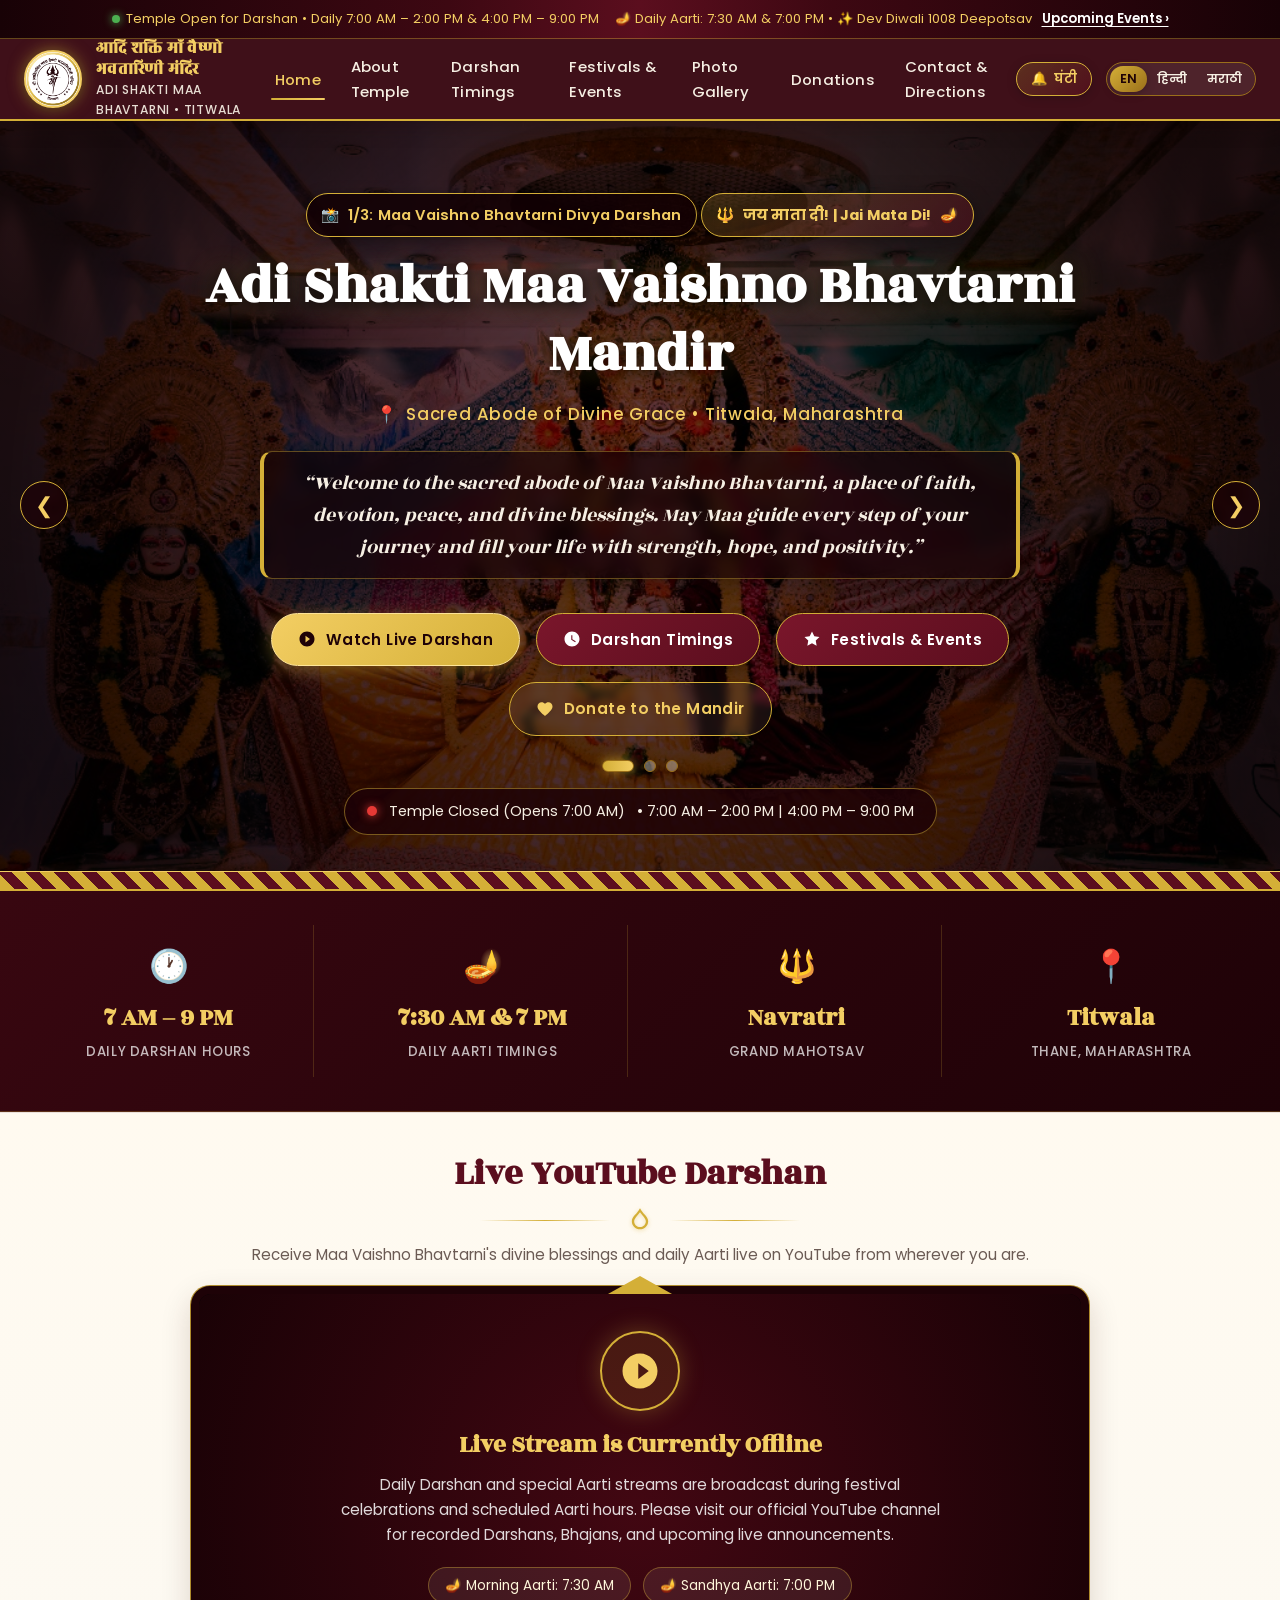
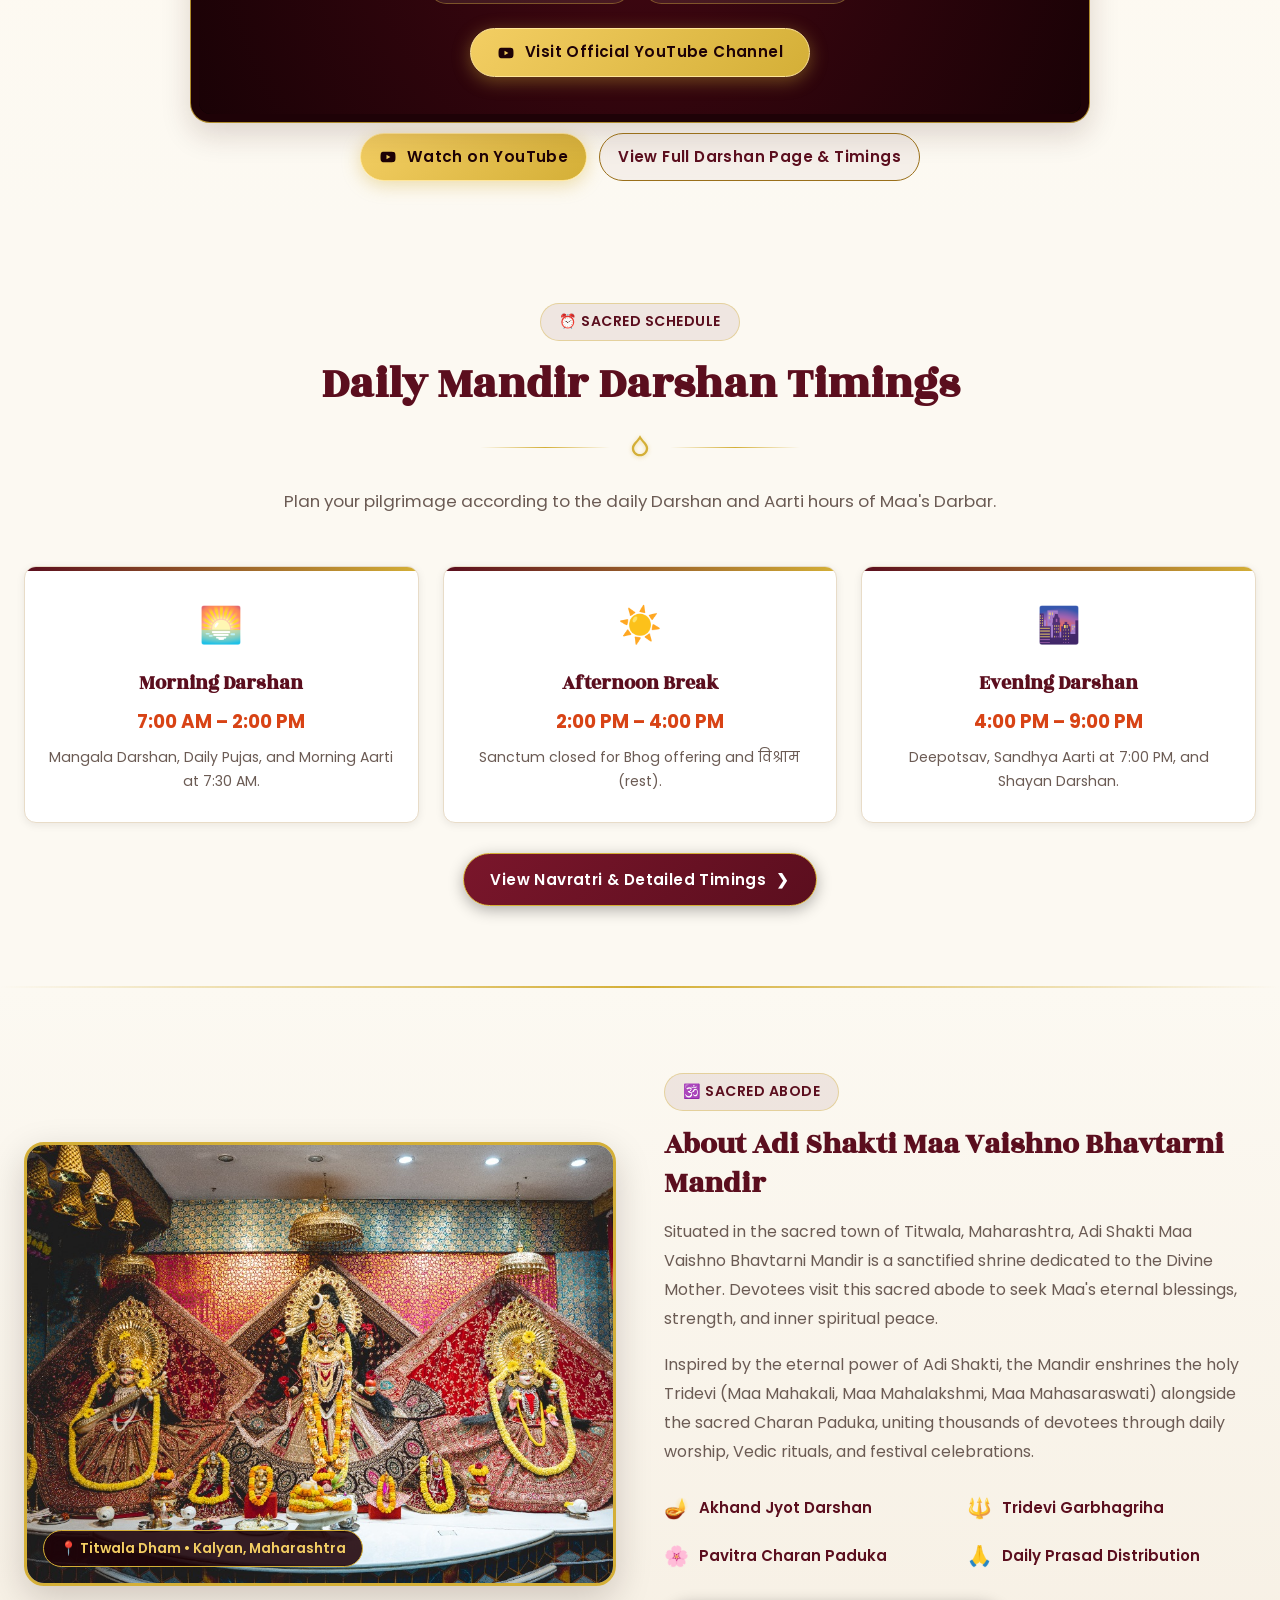
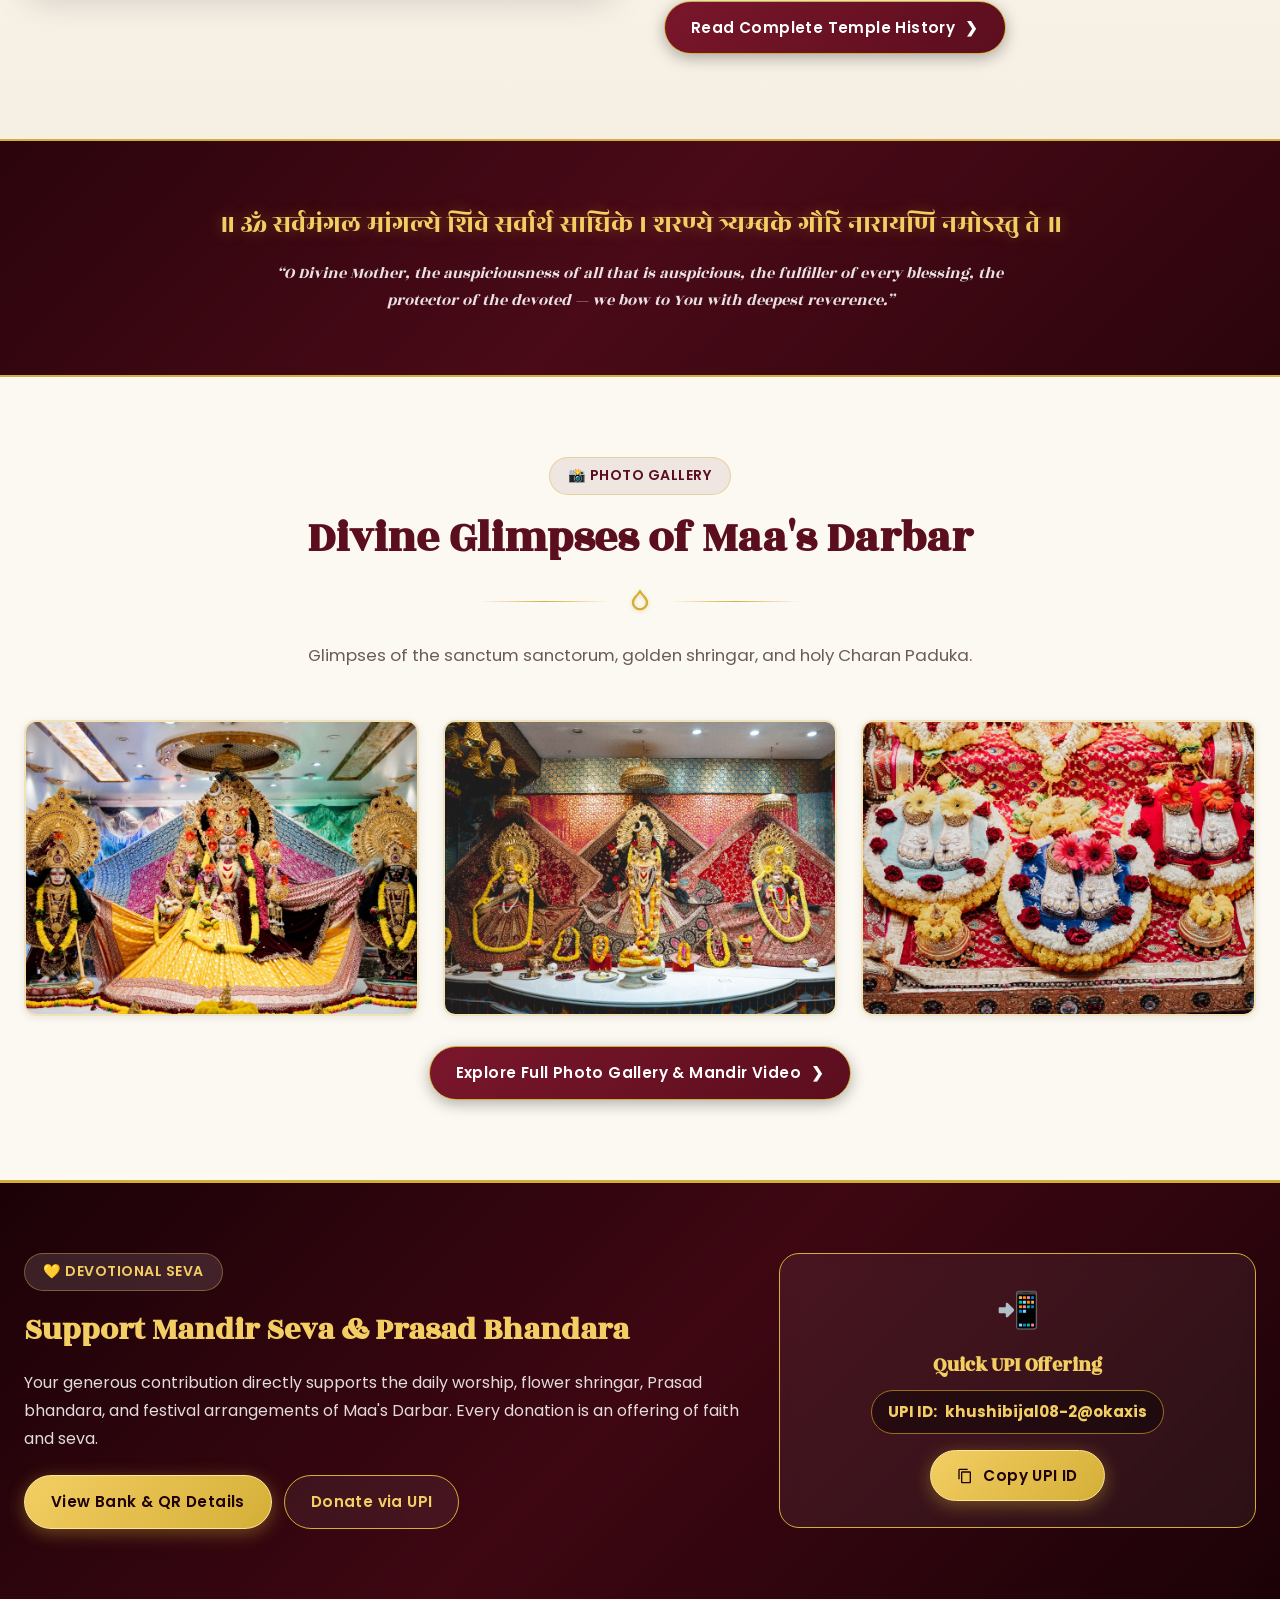
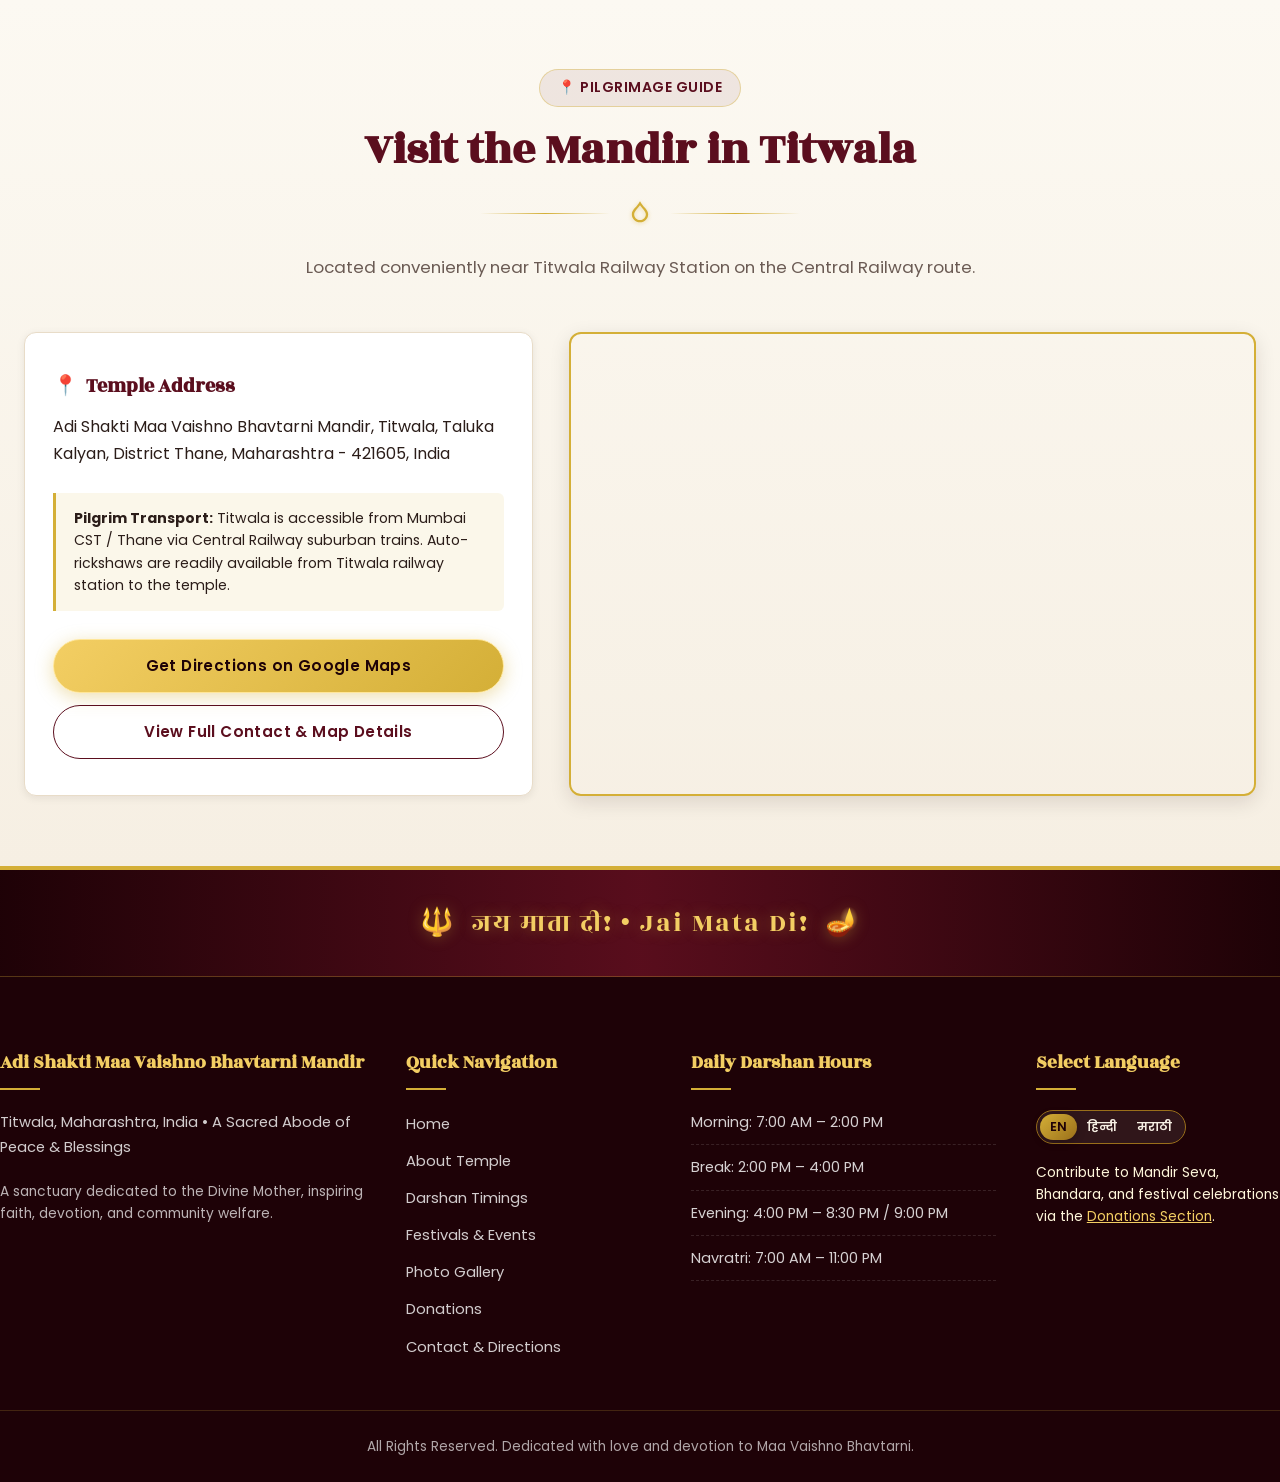
<file: index.html>
<!DOCTYPE html>
<html lang="en">
<head>
  <meta charset="UTF-8">
  <meta name="viewport" content="width=device-width, initial-scale=1.0">

  <!-- Primary Meta Tags -->
  <title data-i18n="pageTitles.home">Adi Shakti Maa Vaishno Bhavtarni Mandir | Titwala, Maharashtra</title>
  <meta name="title" content="Adi Shakti Maa Vaishno Bhavtarni Mandir | Titwala, Maharashtra">
  <meta name="description" content="Official website of Adi Shakti Maa Vaishno Bhavtarni Mandir, Titwala, Maharashtra. Daily Darshan, Aarti Timings, Navratri Celebrations, Live Darshan, and Mandir Seva.">
  <meta name="keywords" content="Adi Shakti Maa Vaishno Bhavtarni Mandir, Titwala Temple, Maa Vaishno Titwala, Titwala Mandir Timings, Live Darshan, Navratri Titwala, Maa Bhavtarni, Mandir Maharashtra">
  <meta name="author" content="Adi Shakti Maa Vaishno Bhavtarni Mandir">
  <meta name="robots" content="index, follow">
  <meta name="theme-color" content="#5B0E1E">

  <!-- Open Graph / Facebook -->
  <meta property="og:type" content="website">
  <meta property="og:url" content="https://maavaishnobhavtarni.org/">
  <link rel="canonical" href="https://maavaishnobhavtarni.org/">
  <meta property="og:title" content="Adi Shakti Maa Vaishno Bhavtarni Mandir | Titwala, Maharashtra">
  <meta property="og:description" content="Welcome to the sacred abode of Maa Vaishno Bhavtarni in Titwala, Maharashtra. Experience daily Darshan, Aarti, and divine blessings.">
  <meta property="og:image" content="./assets/images/temple-main.jpg">

  <!-- Twitter -->
  <meta property="twitter:card" content="summary_large_image">
  <meta property="twitter:title" content="Adi Shakti Maa Vaishno Bhavtarni Mandir | Titwala, Maharashtra">
  <meta property="twitter:description" content="Welcome to the sacred abode of Maa Vaishno Bhavtarni in Titwala, Maharashtra.">
  <meta property="twitter:image" content="./assets/images/temple-main.jpg">

  <!-- Favicon -->
  <link rel="icon" type="image/png" href="./assets/logo/temple-logo.png">
  <link rel="apple-touch-icon" href="./assets/logo/temple-logo.png">

  <!-- Google Fonts -->
  <link rel="preconnect" href="https://fonts.googleapis.com">
  <link rel="preconnect" href="https://fonts.gstatic.com" crossorigin>
  <link href="https://fonts.googleapis.com/css2?family=Cinzel:wght@500;700;800&family=Poppins:ital,wght@0,300;0,400;0,500;0,600;0,700;1,400&family=Rozha+One&family=Tiro+Devanagari+Hindi:ital@0;1&display=swap" rel="stylesheet">

  <!-- Stylesheets -->
  <link rel="stylesheet" href="./style.css">
  <link rel="stylesheet" href="./page-styles.css">

  <!-- Structured Schema -->
  <script type="application/ld+json">
  {
    "@context": "https://schema.org",
    "@type": "HinduTemple",
    "name": "Adi Shakti Maa Vaishno Bhavtarni Mandir",
    "alternateName": "आदि शक्ति माँ वैष्णो भवतारिणी मंदिर",
    "description": "Sacred Hindu Temple dedicated to Adi Shakti Maa Vaishno Bhavtarni in Titwala, Maharashtra.",
    "address": {
      "@type": "PostalAddress",
      "streetAddress": "Titwala",
      "addressLocality": "Kalyan",
      "addressRegion": "Maharashtra",
      "postalCode": "421605",
      "addressCountry": "IN"
    }
  }
  </script>
</head>
<body>

  <!-- Accessible Skip Link -->
  <a href="#main-content" class="skip-link" data-i18n="nav.skipToMain">Skip to main content</a>

  <!-- TOP SACRED ANNOUNCEMENT BAR -->
  <div class="top-announcement-bar">
    <div class="container top-announcement-content">
      <div class="announcement-item">
        <span class="announcement-pulse-dot"></span>
        <span id="announcement-status-text" data-i18n="announcement.status">Temple Open for Darshan • Daily 7:00 AM – 2:00 PM & 4:00 PM – 9:00 PM</span>
      </div>
      <div class="announcement-item">
        <span data-i18n="announcement.aarti">🪔 Daily Aarti: 7:30 AM & 7:00 PM • ✨ Dev Diwali 1008 Deepotsav</span>
        <a href="./festivals.html" class="announcement-link" data-i18n="announcement.upcoming">Upcoming Events ›</a>
      </div>
    </div>
  </div>

  <!-- =========================================================================
       HEADER & NAVIGATION BAR
       ========================================================================= -->
  <header class="site-header" role="banner">
    <div class="container nav-container">

      <!-- Brand Logo & Temple Name -->
      <a href="./index.html" class="brand" aria-label="Adi Shakti Maa Vaishno Bhavtarni Mandir Homepage">
        <div class="brand-emblem">
          <img src="./assets/logo/temple-logo.png" alt="Maa Vaishno Bhavtarni Emblem" onerror="this.onerror=null;this.src='./assets/images/temple-main.jpg';">
        </div>
        <div class="brand-text">
          <span class="brand-name-devanagari">आदि शक्ति माँ वैष्णो भवतारिणी मंदिर</span>
          <span class="brand-name-english" data-i18n="nav.brandEnglish">Adi Shakti Maa Bhavtarni • Titwala</span>
        </div>
      </a>

      <!-- Desktop Navigation Menu -->
      <nav class="nav-menu" role="navigation" aria-label="Main Navigation">
        <a href="./index.html" class="nav-link active current-page" data-i18n="nav.home">Home</a>
        <a href="./about.html" class="nav-link" data-i18n="nav.about">About Temple</a>
        <a href="./darshan.html" class="nav-link" data-i18n="nav.timings">Darshan & Timings</a>
        <a href="./festivals.html" class="nav-link" data-i18n="nav.festivals">Festivals & Events</a>
        <a href="./gallery.html" class="nav-link" data-i18n="nav.gallery">Photo Gallery</a>
        <a href="./donations.html" class="nav-link" data-i18n="nav.donations">Donations</a>
        <a href="./contact.html" class="nav-link" data-i18n="nav.contact">Contact & Directions</a>
        <div class="mobile-menu-language">
          <span class="mobile-menu-language-label" data-i18n="footer.language">Select Language</span>
          <div class="lang-btn-group" aria-label="Language selector">
            <button type="button" class="lang-btn active" data-lang="en" aria-label="English">EN</button>
            <button type="button" class="lang-btn" data-lang="hi" aria-label="हिन्दी">हिन्दी</button>
            <button type="button" class="lang-btn" data-lang="mr" aria-label="मराठी">मराठी</button>
          </div>
        </div>
      </nav>

      <!-- Header Actions -->
      <div class="header-actions">
        <!-- Temple Bell Chime Button -->
        <button type="button" class="btn-bell-chime" id="btn-temple-bell" aria-label="Ring Sacred Temple Bell" title="Ring Temple Bell">
          <span class="bell-icon">🔔</span>
          <span class="bell-label">घंटी</span>
        </button>

        <!-- Language Selector -->
        <div class="lang-selector" role="region" aria-label="Language Selector">
          <div class="lang-btn-group">
            <button type="button" class="lang-btn active" data-lang="en" aria-label="English">EN</button>
            <button type="button" class="lang-btn" data-lang="hi" aria-label="हिन्दी">हिन्दी</button>
            <button type="button" class="lang-btn" data-lang="mr" aria-label="मराठी">मराठी</button>
          </div>
        </div>

        <!-- Mobile Menu Toggle -->
        <button class="mobile-nav-toggle" aria-label="Toggle navigation menu" aria-expanded="false">
          <span></span><span></span><span></span>
        </button>
      </div>

    </div>
  </header>

  <!-- =========================================================================
       MAIN CONTENT
       ========================================================================= -->
  <main id="main-content">

    <!-- -----------------------------------------------------------------------
         1. HERO SECTION (Dynamic 3-Photo Background & Authentic Greeting)
         ----------------------------------------------------------------------- -->
    <section id="hero" class="hero-section" aria-label="Sacred Welcome">
      <!-- Background Slideshow -->
      <div class="hero-bg-wrapper" id="hero-slideshow-wrapper">
        <div class="hero-bg-slide active" style="background-image: url('./assets/images/maa-darshan.jpg');" aria-hidden="false"></div>
        <div class="hero-bg-slide" style="background-image: url('./assets/images/temple-main.jpg');" aria-hidden="true"></div>
        <div class="hero-bg-slide" style="background-image: url('./assets/images/temple-interior.jpg');" aria-hidden="true"></div>
        <div class="hero-overlay"></div>
      </div>

      <!-- Slide Nav Arrows -->
      <button type="button" class="hero-slide-nav hero-nav-prev" id="hero-slide-prev" aria-label="Previous Temple Photo">❮</button>
      <button type="button" class="hero-slide-nav hero-nav-next" id="hero-slide-next" aria-label="Next Temple Photo">❯</button>

      <div class="container hero-content">
        <!-- Photo Indicator -->
        <div class="hero-photo-indicator">
          <span>📸</span>
          <span id="hero-photo-name" data-i18n="hero.photoTitle1">1/3: माँ वैष्णो भवतारिणी दिव्य दर्शन</span>
        </div>

        <!-- Sacred Chant -->
        <div class="hero-sacred-chant">
          <span>🔱</span>
          <span data-i18n="hero.chant">जय माता दी! | Jai Mata Di!</span>
          <span>🪔</span>
        </div>

        <!-- Main Heading -->
        <h1 class="hero-title" data-i18n="hero.title">Adi Shakti Maa Vaishno Bhavtarni Mandir</h1>

        <div class="hero-location-badge">
          <span>📍</span>
          <span data-i18n="hero.subtitle">Sacred Abode of Divine Grace • Titwala, Maharashtra</span>
        </div>

        <!-- Welcome Quote -->
        <div class="hero-quote-box">
          <p class="hero-quote" data-i18n="hero.quote">
            "Welcome to the sacred abode of Maa Vaishno Bhavtarni, a place of faith, devotion, peace, and divine blessings. May Maa guide every step of your journey and fill your life with strength, hope, and positivity."
          </p>
        </div>

        <!-- Hero CTA Buttons -->
        <div class="hero-cta-group">
          <a href="./darshan.html#live-darshan" class="btn btn-gold">
            <svg width="18" height="18" viewBox="0 0 24 24" fill="currentColor">
              <path d="M12 2C6.48 2 2 6.48 2 12s4.48 10 10 10 10-4.48 10-10S17.52 2 12 2zm-2 14.5v-9l6 4.5-6 4.5z"/>
            </svg>
            <span data-i18n="hero.btnLiveDarshan">Watch Live Darshan</span>
          </a>
          <a href="./darshan.html#timings" class="btn btn-maroon">
            <svg width="18" height="18" viewBox="0 0 24 24" fill="currentColor">
              <path d="M12 2C6.5 2 2 6.5 2 12s4.5 10 10 10 10-4.5 10-10S17.5 2 12 2zm4.2 14.2L11 13V7h1.5v5.2l4.5 2.7-.8 1.3z"/>
            </svg>
            <span data-i18n="home.darshanTimingsBtn">Darshan Timings</span>
          </a>
          <a href="./festivals.html" class="btn btn-maroon">
            <svg width="18" height="18" viewBox="0 0 24 24" fill="currentColor">
              <path d="M12 2l3.09 6.26L22 9.27l-5 4.87 1.18 6.88L12 17.77l-6.18 3.25L7 14.14 2 9.27l6.91-1.01L12 2z"/>
            </svg>
            <span data-i18n="home.festivalsBtn">Festivals & Events</span>
          </a>
          <a href="./donations.html" class="btn btn-outline-gold">
            <svg width="18" height="18" viewBox="0 0 24 24" fill="currentColor">
              <path d="M12 21.35l-1.45-1.32C5.4 15.36 2 12.28 2 8.5 2 5.42 4.42 3 7.5 3c1.74 0 3.41.81 4.5 2.09C13.09 3.81 14.76 3 16.5 3 19.58 3 22 5.42 22 8.5c0 3.78-3.4 6.86-8.55 11.54L12 21.35z"/>
            </svg>
            <span data-i18n="hero.btnDonate">Donate Seva</span>
          </a>
        </div>

        <!-- Slide Dots -->
        <div class="hero-slide-dots" id="hero-slide-dots">
          <button type="button" class="hero-dot active" onclick="goToHeroSlide(0)" aria-label="Photo 1: Maa Vaishno Darshan"></button>
          <button type="button" class="hero-dot" onclick="goToHeroSlide(1)" aria-label="Photo 2: Tridevi Sanctum"></button>
          <button type="button" class="hero-dot" onclick="goToHeroSlide(2)" aria-label="Photo 3: Holy Charan Paduka"></button>
        </div>

        <!-- Real-time IST Status Badge -->
        <div class="hero-quick-bar" id="temple-status-badge">
          <span class="status-dot" id="status-dot"></span>
          <span id="status-text" data-i18n="status.badgeOpen">Temple Open for Darshan</span>
          <span data-i18n="home.heroTimings">• 7:00 AM – 2:00 PM | 4:00 PM – 9:00 PM</span>
        </div>
      </div>

      <div class="hero-ornament-border"></div>
    </section>

    <!-- -----------------------------------------------------------------------
         2. QUICK METRICS STRIP
         ----------------------------------------------------------------------- -->
    <div class="quick-stats-strip">
      <div class="container">
        <div class="quick-stats-grid">
          <div class="quick-stat-item animate-fade-up">
            <span class="quick-stat-icon">🕐</span>
            <span class="quick-stat-value" data-i18n="stats.darshanValue">7 AM – 9 PM</span>
            <span class="quick-stat-label" data-i18n="stats.darshanLabel">Daily Darshan Hours</span>
          </div>
          <div class="quick-stat-item animate-fade-up delay-1">
            <span class="quick-stat-icon">🪔</span>
            <span class="quick-stat-value" data-i18n="stats.aartiValue">7:30 AM & 7 PM</span>
            <span class="quick-stat-label" data-i18n="stats.aartiLabel">Daily Aarti Timings</span>
          </div>
          <div class="quick-stat-item animate-fade-up delay-2">
            <span class="quick-stat-icon">🔱</span>
            <span class="quick-stat-value" data-i18n="stats.navratriValue">Navratri</span>
            <span class="quick-stat-label" data-i18n="stats.navratriLabel">Grand Mahotsav</span>
          </div>
          <div class="quick-stat-item animate-fade-up delay-3">
            <span class="quick-stat-icon">📍</span>
            <span class="quick-stat-value" data-i18n="stats.locationValue">Titwala</span>
            <span class="quick-stat-label" data-i18n="stats.locationLabel">Thane, Maharashtra</span>
          </div>
        </div>
      </div>
    </div>

    <!-- -----------------------------------------------------------------------
         3. TODAY'S LIVE DARSHAN SPOTLIGHT
         ----------------------------------------------------------------------- -->
    <section class="section-live-darshan home-live-darshan">
      <div class="container">
        <div class="section-header animate-fade-up">
          <h2 class="section-title light" data-i18n="home.liveDarshanTitle">Live YouTube Darshan</h2>
          <div class="lotus-divider">
            <svg viewBox="0 0 24 24"><path d="M12 2C9.5 7 5 9 5 13c0 3.87 3.13 7 7 7s7-3.13 7-7c0-4-4.5-6-7-11zm0 16c-2.76 0-5-2.24-5-5 0-2.43 2.76-4.5 5-7.74 2.24 3.24 5 5.31 5 7.74 0 2.76-2.24 5-5 5z"/></svg>
          </div>
          <p class="section-subtitle light" data-i18n="home.liveDarshanSubtitle">Receive Maa Vaishno Bhavtarni's divine blessings and daily Aarti live on YouTube from wherever you are.</p>
        </div>

        <div class="darshan-frame-container animate-fade-up">
          <div class="temple-gold-frame">
            <div class="video-responsive-wrapper" id="youtube-player-container">
              <!-- Rendered dynamically by script.js -->
            </div>
          </div>

          <div class="darshan-action-bar">
            <div class="stream-actions">
              <a href="https://www.youtube.com/@AdiShaktiMaaVaishnoBhavtarni" target="_blank" rel="noopener noreferrer" class="btn btn-gold" id="btn-watch-youtube">
                <svg width="18" height="18" viewBox="0 0 24 24" fill="currentColor">
                  <path d="M10 15l5.19-3L10 9v6m11.56-7.83c.13.47.22 1.1.28 1.9.07.8.1 1.49.1 2.09L22 12c0 2.19-.16 3.8-.44 4.83-.25.9-.83 1.48-1.73 1.73-.47.13-1.33.22-2.65.28-1.3.07-2.49.1-3.59.1L12 19c-4.19 0-6.8-.16-7.83-.44-.9-.25-1.48-.83-1.73-1.73-.13-.47-.22-1.1-.28-1.9-.07-.8-.1-1.49-.1-2.09L2 12c0-2.19.16-3.8.44-4.83.25-.9.83-1.48 1.73-1.73.47-.13 1.33-.22 2.65-.28 1.3-.07 2.49-.1 3.59-.1L12 5c4.19 0 6.8.16 7.83.44.9.25 1.48.83 1.73 1.73z"/>
                </svg>
                <span data-i18n="home.watchYoutube">Watch on YouTube</span>
              </a>
              <a href="./darshan.html" class="btn btn-outline-gold">
                <span data-i18n="home.viewFullDarshan">View Full Darshan Page & Timings</span>
              </a>
            </div>
          </div>
        </div>
      </div>
    </section>

    <!-- -----------------------------------------------------------------------
         4. DAILY DARSHAN TIMINGS OVERVIEW WIDGET
         ----------------------------------------------------------------------- -->
    <section class="home-timings-section">
      <div class="container">
        <div class="section-header animate-fade-up">
          <span class="sacred-badge" data-i18n="home.timingsBadge">⏰ Sacred Schedule</span>
          <h2 class="section-title" data-i18n="home.timingsTitle">Daily Mandir Darshan Timings</h2>
          <div class="lotus-divider">
            <svg viewBox="0 0 24 24"><path d="M12 2C9.5 7 5 9 5 13c0 3.87 3.13 7 7 7s7-3.13 7-7c0-4-4.5-6-7-11zm0 16c-2.76 0-5-2.24-5-5 0-2.43 2.76-4.5 5-7.74 2.24 3.24 5 5.31 5 7.74 0 2.76-2.24 5-5 5z"/></svg>
          </div>
          <p class="section-subtitle" data-i18n="home.timingsSubtitle">Plan your pilgrimage according to the daily Darshan and Aarti hours of Maa's Darbar.</p>
        </div>

        <div class="timings-quick-grid">
          <div class="timing-quick-card animate-fade-up">
            <span class="timing-quick-icon">🌅</span>
            <h3 class="timing-quick-title" data-i18n="home.morningTitle">Morning Darshan</h3>
            <div class="timing-quick-hours" data-i18n="home.quickTimingsHoursMorning">7:00 AM – 2:00 PM</div>
            <p class="timing-quick-desc" data-i18n="home.morningDesc">Mangala Darshan, Daily Pujas, and Morning Aarti at 7:30 AM.</p>
          </div>

          <div class="timing-quick-card animate-fade-up delay-1">
            <span class="timing-quick-icon">☀️</span>
            <h3 class="timing-quick-title" data-i18n="home.breakTitle">Afternoon Break</h3>
            <div class="timing-quick-hours" style="color: #D84315;" data-i18n="home.quickTimingsHoursBreak">2:00 PM – 4:00 PM</div>
            <p class="timing-quick-desc" data-i18n="home.breakDesc">Sanctum closed for Bhog offering and विश्राम (rest).</p>
          </div>

          <div class="timing-quick-card animate-fade-up delay-2">
            <span class="timing-quick-icon">🌆</span>
            <h3 class="timing-quick-title" data-i18n="home.eveningTitle">Evening Darshan</h3>
            <div class="timing-quick-hours" data-i18n="home.quickTimingsHoursEvening">4:00 PM – 9:00 PM</div>
            <p class="timing-quick-desc" data-i18n="home.eveningDesc">Deepotsav, Sandhya Aarti at 7:00 PM, and Shayan Darshan.</p>
          </div>
        </div>

        <div style="text-align: center;" class="animate-fade-up">
          <a href="./darshan.html#timings" class="btn btn-maroon">
            <span data-i18n="home.viewNavratriTimings">View Navratri & Detailed Timings</span>
            <span>❯</span>
          </a>
        </div>
      </div>
    </section>

    <div class="section-ornament-divider"></div>

    <!-- -----------------------------------------------------------------------
         5. SACRED WELCOME & TEMPLE STORY (About Snippet)
         ----------------------------------------------------------------------- -->
    <section class="home-welcome-section">
      <div class="container">
        <div class="home-welcome-grid">
          
          <div class="home-welcome-image-box animate-fade-up">
            <img src="./assets/images/temple-main.jpg" alt="Maa Vaishno Bhavtarni Mandir Titwala">
            <div class="home-welcome-badge" data-i18n="home.welcomeBadge">📍 Titwala Dham • Kalyan, Maharashtra</div>
          </div>

          <div class="home-welcome-text animate-fade-up delay-1">
            <span class="sacred-badge" data-i18n="home.abodeBadge">🕉️ Sacred Abode</span>
            <h3 data-i18n="home.aboutTitle">About Adi Shakti Maa Vaishno Bhavtarni Mandir</h3>
            <p data-i18n="home.aboutP1">
              Situated in the sacred town of Titwala, Maharashtra, Adi Shakti Maa Vaishno Bhavtarni Mandir is a sanctified shrine dedicated to the Divine Mother. Devotees visit this sacred abode to seek Maa's eternal blessings, strength, and inner spiritual peace.
            </p>
            <p data-i18n="home.aboutP2">
              Inspired by the eternal power of Adi Shakti, the Mandir enshrines the holy Tridevi (Maa Mahakali, Maa Mahalakshmi, Maa Mahasaraswati) alongside the sacred Charan Paduka, uniting thousands of devotees through daily worship, Vedic rituals, and festival celebrations.
            </p>

            <div class="home-feature-list">
              <div class="home-feature-item">
                <span>🪔</span>
                <span data-i18n="home.feat1">Akhand Jyot Darshan</span>
              </div>
              <div class="home-feature-item">
                <span>🔱</span>
                <span data-i18n="home.feat2">Tridevi Garbhagriha</span>
              </div>
              <div class="home-feature-item">
                <span>🌸</span>
                <span data-i18n="home.feat3">Pavitra Charan Paduka</span>
              </div>
              <div class="home-feature-item">
                <span>🙏</span>
                <span data-i18n="home.feat4">Daily Prasad Distribution</span>
              </div>
            </div>

            <a href="./about.html" class="btn btn-maroon">
              <span data-i18n="home.readHistory">Read Complete Temple History</span>
              <span>❯</span>
            </a>
          </div>

        </div>
      </div>
    </section>

    <!-- -----------------------------------------------------------------------
         6. UPCOMING FESTIVALS SPOTLIGHT (Dynamic from events.json)
         ----------------------------------------------------------------------- -->
    <div class="shloka-banner-section">
      <div class="container">
        <div class="shloka-text animate-fade-up" data-i18n="home.shloka">
          ॥ ॐ सर्वमंगल मांगल्ये शिवे सर्वार्थ साधिके । शरण्ये त्र्यम्बके गौरि नारायणि नमोऽस्तु ते ॥
        </div>
        <p class="shloka-meaning animate-fade-up delay-1" data-i18n="home.shlokaMeaning">
          "O Divine Mother, the auspiciousness of all that is auspicious, the fulfiller of every blessing, the protector of the devoted — we bow to You with deepest reverence."
        </p>
      </div>
    </div>

    <!-- -----------------------------------------------------------------------
         8. DIVINE GLIMPSES (Gallery Teaser)
         ----------------------------------------------------------------------- -->
    <section class="home-gallery-preview">
      <div class="container">
        <div class="section-header animate-fade-up">
          <span class="sacred-badge" data-i18n="home.galleryBadge">📸 Photo Gallery</span>
          <h2 class="section-title" data-i18n="home.galleryTitle">Divine Glimpses of Maa's Darbar</h2>
          <div class="lotus-divider">
            <svg viewBox="0 0 24 24"><path d="M12 2C9.5 7 5 9 5 13c0 3.87 3.13 7 7 7s7-3.13 7-7c0-4-4.5-6-7-11zm0 16c-2.76 0-5-2.24-5-5 0-2.43 2.76-4.5 5-7.74 2.24 3.24 5 5.31 5 7.74 0 2.76-2.24 5-5 5z"/></svg>
          </div>
          <p class="section-subtitle" data-i18n="home.gallerySubtitle">Glimpses of the sanctum sanctorum, golden shringar, and holy Charan Paduka.</p>
        </div>

        <div class="home-gallery-grid">
          <div class="home-gallery-card animate-fade-up">
            <img src="./assets/images/maa-darshan.jpg" alt="Maa Vaishno Bhavtarni Divya Darshan">
            <div class="home-gallery-overlay">
              <span class="home-gallery-title" data-i18n="home.galleryCard1">Maa Vaishno Bhavtarni Divya Darshan</span>
            </div>
          </div>
          <div class="home-gallery-card animate-fade-up delay-1">
            <img src="./assets/images/temple-main.jpg" alt="Sacred Tridevi Garbhagriha">
            <div class="home-gallery-overlay">
              <span class="home-gallery-title" data-i18n="home.galleryCard2">Sacred Tridevi Garbhagriha</span>
            </div>
          </div>
          <div class="home-gallery-card animate-fade-up delay-2">
            <img src="./assets/images/temple-interior.jpg" alt="Holy Charan Paduka Darshan">
            <div class="home-gallery-overlay">
              <span class="home-gallery-title" data-i18n="home.galleryCard3">Pavitra Charan Paduka & Pushpa Alankaran</span>
            </div>
          </div>
        </div>

        <div style="text-align: center;" class="animate-fade-up">
          <a href="./gallery.html" class="btn btn-maroon">
            <span data-i18n="home.exploreGallery">Explore Full Photo Gallery & Mandir Video</span>
            <span>❯</span>
          </a>
        </div>
      </div>
    </section>

    <!-- -----------------------------------------------------------------------
         9. SEVA & DONATIONS QUICK BAR
         ----------------------------------------------------------------------- -->
    <section class="home-seva-strip">
      <div class="container">
        <div class="home-seva-grid">
          
          <div class="home-seva-content animate-fade-up">
            <span class="sacred-badge light" style="margin-bottom: 12px;" data-i18n="home.sevaBadge">💛 Devotional Seva</span>
            <h3 data-i18n="home.sevaTitle">Support Mandir Seva & Prasad Bhandara</h3>
            <p data-i18n="home.sevaBoxDesc">
              Your generous contribution directly supports the daily worship, flower shringar, Prasad bhandara, and festival arrangements of Maa's Darbar. Every donation is an offering of faith and seva.
            </p>
            <div style="display: flex; gap: 12px; flex-wrap: wrap;">
              <a href="./donations.html" class="btn btn-gold" data-i18n="home.viewBankQrBtn">View Bank & QR Details</a>
              <a href="./donations.html" class="btn btn-outline-gold" data-i18n="home.donateUpiBtn">Donate via UPI</a>
            </div>
          </div>

          <div class="home-seva-card-box animate-fade-up delay-1">
            <div style="font-size: 2.2rem; margin-bottom: 8px;">📲</div>
            <h4 style="font-family: var(--font-heading); color: var(--color-gold-light); font-size: 1.25rem; margin-bottom: 8px;" data-i18n="home.quickUpiTitle">Quick UPI Offering</h4>
            <div class="home-seva-upi-badge" id="display-upi-id-home">
              <span data-i18n="home.upiIdLabel">UPI ID:</span>
              <span>khushibijal08-2@okaxis</span>
            </div>
            <div>
              <button type="button" class="btn btn-gold" id="btn-copy-upi-home" onclick="copyToClipboard('khushibijal08-2@okaxis', 'UPI ID copied to clipboard!')">
                <svg width="16" height="16" viewBox="0 0 24 24" fill="currentColor"><path d="M16 1H4c-1.1 0-2 .9-2 2v14h2V3h12V1zm3 4H8c-1.1 0-2 .9-2 2v14c0 1.1.9 2 2 2h11c1.1 0 2-.9 2-2V7c0-1.1-.9-2-2-2zm0 16H8V7h11v14z"/></svg>
                <span data-i18n="home.copyUpi">Copy UPI ID</span>
              </button>
            </div>
          </div>

        </div>
      </div>
    </section>

    <!-- -----------------------------------------------------------------------
         10. LOCATION & HOW TO REACH SNIPPET
         ----------------------------------------------------------------------- -->
    <section class="section-directions" style="padding: 70px 0;">
      <div class="container">
        <div class="section-header animate-fade-up">
          <span class="sacred-badge" data-i18n="home.pilgrimBadge">📍 Pilgrimage Guide</span>
          <h2 class="section-title" data-i18n="home.pilgrimTitle">Visit the Mandir in Titwala</h2>
          <div class="lotus-divider">
            <svg viewBox="0 0 24 24"><path d="M12 2C9.5 7 5 9 5 13c0 3.87 3.13 7 7 7s7-3.13 7-7c0-4-4.5-6-7-11zm0 16c-2.76 0-5-2.24-5-5 0-2.43 2.76-4.5 5-7.74 2.24 3.24 5 5.31 5 7.74 0 2.76-2.24 5-5 5z"/></svg>
          </div>
          <p class="section-subtitle" data-i18n="home.pilgrimSubtitle">Located conveniently near Titwala Railway Station on the Central Railway route.</p>
        </div>

        <div class="directions-grid animate-fade-up">
          <div class="location-info-card">
            <div class="address-box">
              <h3 class="address-box-title">
                <span>📍</span>
                <span data-i18n="home.templeAddressTitle">Temple Address</span>
              </h3>
              <p class="address-box-text" data-i18n="home.templeAddress">
                Adi Shakti Maa Vaishno Bhavtarni Mandir, Titwala, Taluka Kalyan, District Thane, Maharashtra - 421605, India
              </p>
            </div>

            <div class="pilgrim-guide-box">
              <p><strong data-i18n="home.transportTitle">Pilgrim Transport:</strong> <span data-i18n="home.transportDesc">Titwala is accessible from Mumbai CST / Thane via Central Railway suburban trains. Auto-rickshaws are readily available from Titwala railway station to the temple.</span></p>
            </div>

            <div style="display:flex; flex-direction:column; gap:12px; margin-top: auto;">
              <a href="https://www.google.com/maps/dir/?api=1&destination=Adi+Shakti+Maa+Vaishno+Bhavtarni+Mandir+Titwala+Maharashtra" target="_blank" rel="noopener noreferrer" class="btn btn-gold">
                <span data-i18n="home.getDirectionsBtn">Get Directions on Google Maps</span>
              </a>
              <a href="./contact.html" class="btn btn-outline-gold" style="color:var(--color-maroon-primary); border-color:var(--color-maroon-primary);">
                <span data-i18n="home.viewContactDetails">View Full Contact & Map Details</span>
              </a>
            </div>
          </div>

          <div class="map-wrapper">
            <iframe
              src="https://www.google.com/maps/embed?pb=!1m18!1m12!1m3!1d15065.986701889508!2d73.2081519!3d19.2934277!2m3!1f0!2f0!3f0!3m2!1i1024!2i768!4f13.1!3m3!1m2!1s0x3be79cbe878b30df%3A0xe5a3c861e6955d14!2sTitwala%2C%20Maharashtra%20421605!5e0!3m2!1sen!2sin!4v1700000000000!5m2!1sen!2sin"
              title="Adi Shakti Maa Vaishno Bhavtarni Mandir Location on Google Maps"
              loading="lazy"
              referrerpolicy="no-referrer-when-downgrade">
            </iframe>
          </div>
        </div>
      </div>
    </section>

  </main>

  <!-- Event Details Modal -->
  <div class="event-modal-overlay" id="event-modal" role="dialog" aria-modal="true" aria-label="Festival Event Details">
    <div class="event-modal-card">
      <button type="button" class="event-modal-close" id="event-modal-close" aria-label="Close Modal">✕</button>
      <div id="event-modal-content"></div>
    </div>
  </div>

  <!-- =========================================================================
       FOOTER
       ========================================================================= -->
  <footer class="site-footer" role="contentinfo">
    <div class="footer-top-banner">
      <div class="container">
        <div class="footer-sacred-chant">
          <span>🔱</span>
          <span data-i18n="footer.chant">जय माता दी! • Jai Mata Di!</span>
          <span>🪔</span>
        </div>
      </div>
    </div>

    <div class="container footer-content">
      <div class="footer-grid">

        <!-- Col 1: Temple Info -->
        <div class="footer-col">
          <h3 class="footer-col-title" data-i18n="footer.templeName">Adi Shakti Maa Vaishno Bhavtarni Mandir</h3>
          <p class="footer-about-text" data-i18n="footer.tagline">
            Titwala, Maharashtra, India • A Sacred Abode of Peace & Blessings
          </p>
          <p style="font-size:0.86rem; color:rgba(255,255,255,0.7); line-height:1.6;" data-i18n="footer.sanctuaryText">
            A sanctuary dedicated to the Divine Mother, inspiring faith, devotion, and community welfare.
          </p>
        </div>

        <!-- Col 2: Quick Links -->
        <div class="footer-col">
          <h4 class="footer-col-title" data-i18n="footer.quickLinks">Quick Navigation</h4>
                    <ul class="footer-links-list">
            <li><a href="./index.html" data-i18n="nav.home">Home</a></li>
            <li><a href="./about.html" data-i18n="nav.about">About Temple</a></li>
            <li><a href="./darshan.html" data-i18n="nav.timings">Darshan & Timings</a></li>
            <li><a href="./festivals.html" data-i18n="nav.festivals">Festivals & Events</a></li>
            <li><a href="./gallery.html" data-i18n="nav.gallery">Photo Gallery</a></li>
            <li><a href="./donations.html" data-i18n="nav.donations">Donations</a></li>
            <li><a href="./contact.html" data-i18n="nav.contact">Contact & Directions</a></li>
          </ul>
        </div>

        <!-- Col 3: Timings -->
        <div class="footer-col">
          <h4 class="footer-col-title" data-i18n="footer.timingsHeading">Daily Darshan Hours</h4>
          <ul class="footer-timings-list">
            <li data-i18n="footer.morning">Morning: 7:00 AM – 2:00 PM</li>
            <li data-i18n="footer.break">Break: 2:00 PM – 4:00 PM</li>
            <li data-i18n="footer.evening">Evening: 4:00 PM – 8:30 PM / 9:00 PM</li>
            <li data-i18n="footer.navratri">Navratri: 7:00 AM – 11:00 PM</li>
          </ul>
        </div>

        <!-- Col 4: Language -->
        <div class="footer-col">
          <h4 class="footer-col-title" data-i18n="footer.language">Select Language</h4>
          <div class="lang-btn-group" style="display:inline-flex; margin-bottom:18px;">
            <button type="button" class="lang-btn active" data-lang="en">EN</button>
            <button type="button" class="lang-btn" data-lang="hi">हिन्दी</button>
            <button type="button" class="lang-btn" data-lang="mr">मराठी</button>
          </div>
          <p style="font-size:0.86rem; color:var(--color-gold-pale); line-height:1.6;">
            <span data-i18n="footer.contributeText">Contribute to Mandir Seva, Bhandara, and festival celebrations via the</span> <a href="./donations.html" style="color:var(--color-gold-light); text-decoration:underline;" data-i18n="footer.donationsLink">Donations Section</a>.
          </p>
        </div>

      </div>
    </div>

    <!-- Bottom Copyright -->
    <div class="footer-bottom">
      <div class="container">
        <p data-i18n="footer.rights">
          © Adi Shakti Maa Vaishno Bhavtarni Mandir Trust, Titwala. All Rights Reserved. Dedicated with love and devotion to Maa Vaishno Bhavtarni.
        </p>
      </div>
    </div>
  </footer>

  <!-- Floating Back to Top Button -->
  <button type="button" class="back-to-top" id="back-to-top-btn" aria-label="Back to Top">
    <svg viewBox="0 0 24 24"><path d="M7.41 15.41L12 10.83l4.59 4.58L18 14l-6-6-6 6z"/></svg>
  </button>

  <!-- Toast Notification -->
  <div class="toast-notice" id="toast-notice" role="status" aria-live="polite"></div>

  <!-- Application Script -->
  <script src="./script.js"></script>
</body>
</html>
</file>
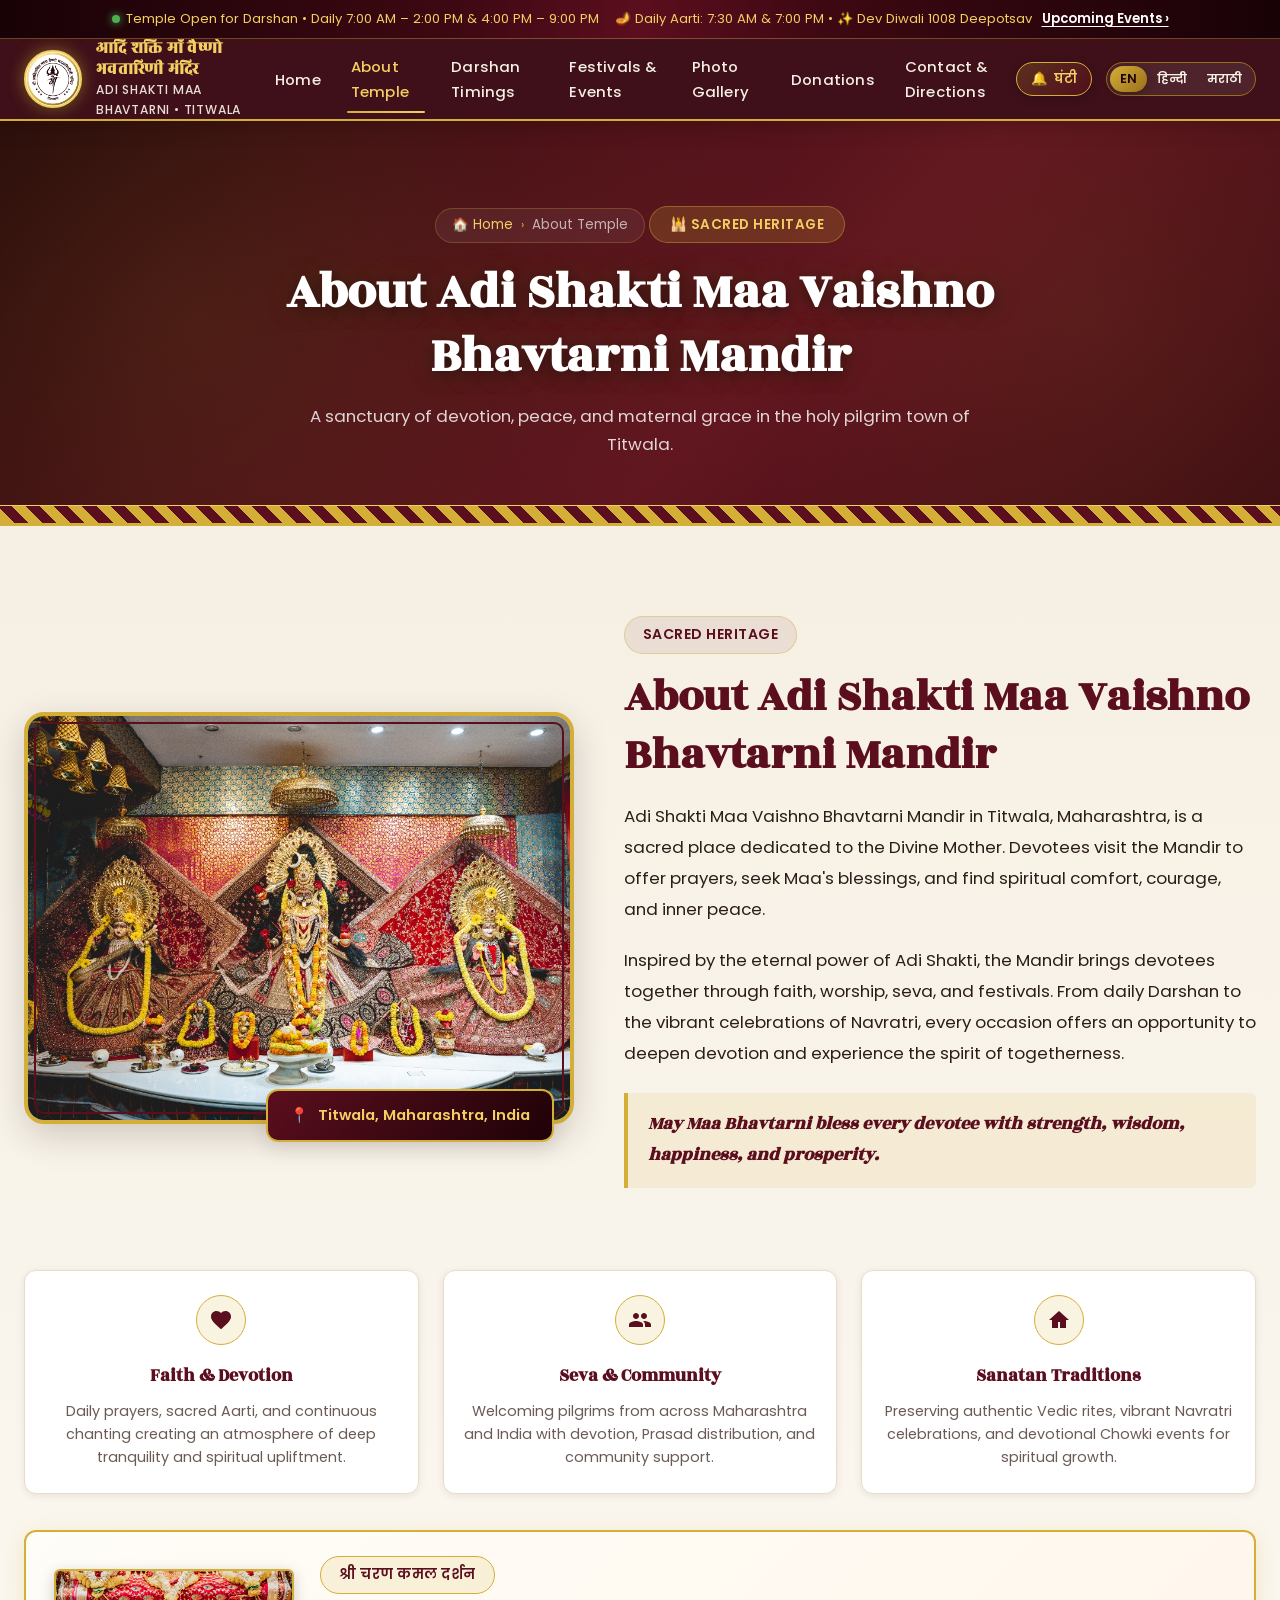
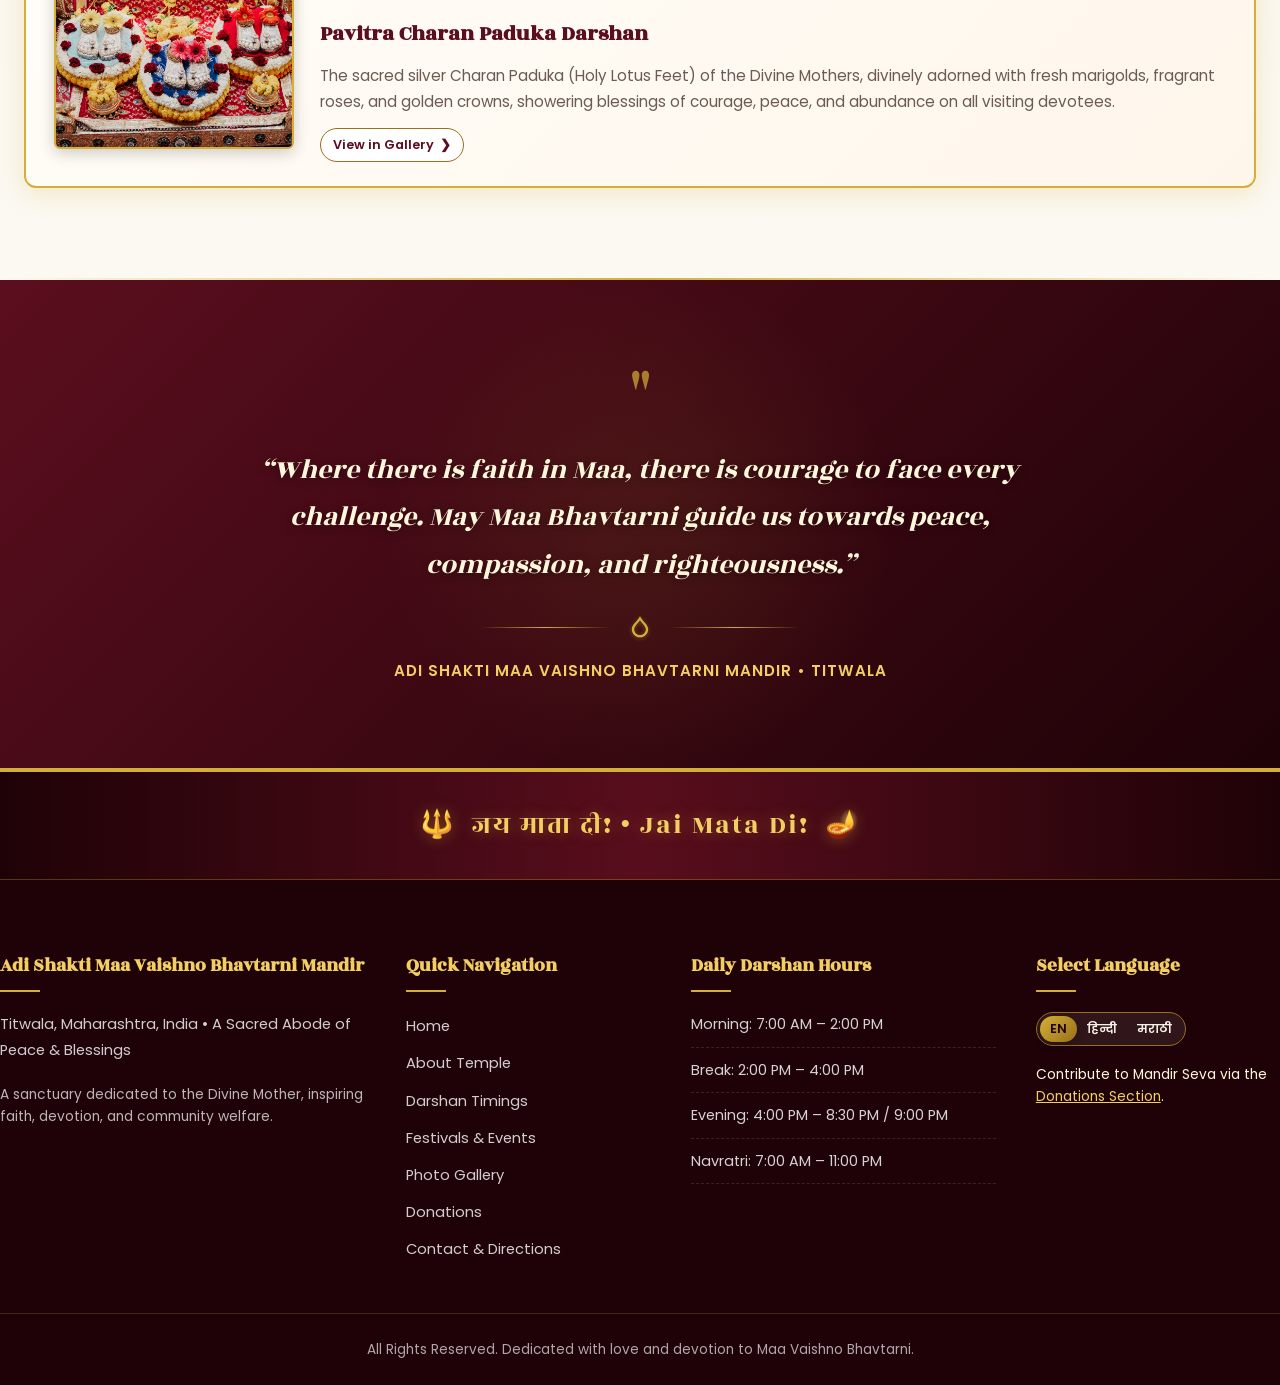
<file: about.html>
<!DOCTYPE html>
<html lang="en">
<head>
  <meta charset="UTF-8">
  <meta name="viewport" content="width=device-width, initial-scale=1.0">
  <title data-i18n="pageTitles.about">About the Temple | Adi Shakti Maa Vaishno Bhavtarni Mandir – Titwala</title>
  <meta name="description" content="Learn about Adi Shakti Maa Vaishno Bhavtarni Mandir in Titwala, Maharashtra — its sacred history, devotional pillars of faith, seva, and Sanatan traditions.">
  <meta name="robots" content="index, follow">
  <meta name="theme-color" content="#5B0E1E">
  <meta property="og:type" content="website">
  <meta property="og:url" content="https://maavaishnobhavtarni.org/about.html">
  <link rel="canonical" href="https://maavaishnobhavtarni.org/about.html">
  <meta property="og:title" content="About the Temple | Adi Shakti Maa Vaishno Bhavtarni Mandir">
  <meta property="og:image" content="./assets/images/temple-main.jpg">
  <link rel="icon" type="image/png" href="./assets/logo/temple-logo.png">
  <link rel="apple-touch-icon" href="./assets/logo/temple-logo.png">
  <link rel="preconnect" href="https://fonts.googleapis.com">
  <link rel="preconnect" href="https://fonts.gstatic.com" crossorigin>
  <link href="https://fonts.googleapis.com/css2?family=Cinzel:wght@500;700;800&family=Poppins:ital,wght@0,300;0,400;0,500;0,600;0,700;1,400&family=Rozha+One&family=Tiro+Devanagari+Hindi:ital@0;1&display=swap" rel="stylesheet">
  <link rel="stylesheet" href="./style.css">
  <link rel="stylesheet" href="./page-styles.css">
</head>
<body>

  <a href="#main-content" class="skip-link" data-i18n="nav.skipToMain">Skip to main content</a>

  <!-- HEADER -->
    <!-- TOP SACRED ANNOUNCEMENT BAR -->
  <div class="top-announcement-bar">
    <div class="container top-announcement-content">
      <div class="announcement-item">
        <span class="announcement-pulse-dot"></span>
        <span data-i18n="announcement.status">Temple Open for Darshan • Daily 7:00 AM – 2:00 PM & 4:00 PM – 9:00 PM</span>
      </div>
      <div class="announcement-item">
        <span data-i18n="announcement.aarti">🪔 Daily Aarti: 7:30 AM & 7:00 PM • ✨ Dev Diwali 1008 Deepotsav</span>
        <a href="./festivals.html" class="announcement-link" data-i18n="announcement.upcoming">Upcoming Events ›</a>
      </div>
    </div>
  </div>

  <header class="site-header" role="banner">
    <div class="container nav-container">
      <a href="./index.html" class="brand" aria-label="Adi Shakti Maa Vaishno Bhavtarni Mandir Homepage">
        <div class="brand-emblem">
          <img src="./assets/logo/temple-logo.png" alt="Maa Vaishno Bhavtarni Emblem" onerror="this.onerror=null;this.src='./assets/images/temple-main.jpg';">
        </div>
        <div class="brand-text">
          <span class="brand-name-devanagari">आदि शक्ति माँ वैष्णो भवतारिणी मंदिर</span>
          <span class="brand-name-english" data-i18n="nav.brandEnglish">Adi Shakti Maa Bhavtarni • Titwala</span>
        </div>
      </a>

            <nav class="nav-menu" role="navigation" aria-label="Main Navigation">
        <a href="./index.html" class="nav-link" data-i18n="nav.home">Home</a>
        <a href="./about.html" class="nav-link active current-page" data-i18n="nav.about">About Temple</a>
        <a href="./darshan.html" class="nav-link" data-i18n="nav.timings">Darshan & Timings</a>
        <a href="./festivals.html" class="nav-link" data-i18n="nav.festivals">Festivals & Events</a>
        <a href="./gallery.html" class="nav-link" data-i18n="nav.gallery">Photo Gallery</a>
        <a href="./donations.html" class="nav-link" data-i18n="nav.donations">Donations</a>
        <a href="./contact.html" class="nav-link" data-i18n="nav.contact">Contact & Directions</a>
              <div class="mobile-menu-language">
          <span class="mobile-menu-language-label" data-i18n="footer.language">Select Language</span>
          <div class="lang-btn-group" aria-label="Language selector">
            <button type="button" class="lang-btn active" data-lang="en" aria-label="English">EN</button>
            <button type="button" class="lang-btn" data-lang="hi" aria-label="हिन्दी">हिन्दी</button>
            <button type="button" class="lang-btn" data-lang="mr" aria-label="मराठी">मराठी</button>
          </div>
        </div></nav>

      <div class="header-actions">
        <button type="button" class="btn-bell-chime" id="btn-temple-bell" aria-label="Ring Sacred Temple Bell" title="Ring Temple Bell">
          <span class="bell-icon">🔔</span>
          <span class="bell-label">घंटी</span>
        </button>
        <div class="lang-selector" role="region" aria-label="Language Selector">
          <div class="lang-btn-group">
            <button type="button" class="lang-btn active" data-lang="en" aria-label="English">EN</button>
            <button type="button" class="lang-btn" data-lang="hi" aria-label="हिन्दी">हिन्दी</button>
            <button type="button" class="lang-btn" data-lang="mr" aria-label="मराठी">मराठी</button>
          </div>
        </div>
        <button class="mobile-nav-toggle" aria-label="Toggle navigation menu" aria-expanded="false">
          <span></span><span></span><span></span>
        </button>
      </div>
    </div>
  </header>

  <!-- MAIN CONTENT -->
  <main id="main-content">

    <!-- PAGE HERO -->
    <div class="page-hero">
      <div class="page-hero-content">
        <nav class="page-breadcrumb" aria-label="Breadcrumb">
          <a href="./index.html" data-i18n="breadcrumb.home">🏠 Home</a>
          <span class="sep">›</span>
          <span data-i18n="breadcrumb.about">About Temple</span>
        </nav>
        <div class="page-hero-badge" data-i18n="aboutPage.heroBadge">🕌 Sacred Heritage</div>
        <h1 class="page-hero-title" data-i18n="about.title">About Adi Shakti Maa Vaishno Bhavtarni Mandir</h1>
        <p class="page-hero-subtitle" data-i18n="about.subtitle">A sanctuary of devotion, peace, and maternal grace in the holy pilgrim town of Titwala.</p>
      </div>
    </div>

    <!-- ABOUT THE TEMPLE SECTION -->
    <section id="about" class="section-about">
      <div class="container">

        <div class="about-grid animate-fade-up">
          <!-- Left: Temple Photo -->
          <div class="about-image-wrapper">
            <div class="about-image-container">
              <img src="./assets/images/temple-main.jpg" alt="Maa Vaishno Bhavtarni Mandir Titwala" onerror="this.onerror=null;this.src='./assets/images/temple-entrance.jpg';">
            </div>
            <div class="about-badge-float">
              <span>📍</span>
              <span data-i18n="aboutPage.locationBadge">Titwala, Maharashtra, India</span>
            </div>
          </div>

          <!-- Right: Devotional Content -->
          <div class="about-content-text">
            <span class="sacred-badge" data-i18n="about.badge">Sacred Heritage</span>
            <h2 class="section-title" data-i18n="about.title">About Adi Shakti Maa Vaishno Bhavtarni Mandir</h2>

            <p data-i18n="about.p1">
              Adi Shakti Maa Vaishno Bhavtarni Mandir in Titwala, Maharashtra, is a sacred place dedicated to the Divine Mother. Devotees visit the Mandir to offer prayers, seek Maa's blessings, and find spiritual comfort, courage, and inner peace.
            </p>

            <p data-i18n="about.p2">
              Inspired by the eternal power of Adi Shakti, the Mandir brings devotees together through faith, worship, seva, and festivals. From daily Darshan to the vibrant celebrations of Navratri, every occasion offers an opportunity to deepen devotion and experience the spirit of togetherness.
            </p>

            <div class="about-blessing-quote" data-i18n="about.p3">
              May Maa Bhavtarni bless every devotee with strength, wisdom, happiness, and prosperity.
            </div>
          </div>
        </div>

        <!-- Devotional Pillars -->
        <div class="about-pillars">
          <div class="pillar-card animate-fade-up">
            <div class="pillar-icon">
              <svg viewBox="0 0 24 24"><path d="M12 21.35l-1.45-1.32C5.4 15.36 2 12.28 2 8.5 2 5.42 4.42 3 7.5 3c1.74 0 3.41.81 4.5 2.09C13.09 3.81 14.76 3 16.5 3 19.58 3 22 5.42 22 8.5c0 3.78-3.4 6.86-8.55 11.54L12 21.35z"/></svg>
            </div>
            <h4 class="pillar-title" data-i18n="about.pillar1Title">Faith & Devotion</h4>
            <p class="pillar-desc" data-i18n="about.pillar1Desc">
              Daily prayers, sacred Aarti, and continuous chanting creating an atmosphere of deep tranquility and spiritual upliftment.
            </p>
          </div>

          <div class="pillar-card animate-fade-up delay-1">
            <div class="pillar-icon">
              <svg viewBox="0 0 24 24"><path d="M16 11c1.66 0 2.99-1.34 2.99-3S17.66 5 16 5c-1.66 0-3 1.34-3 3s1.34 3 3 3zm-8 0c1.66 0 2.99-1.34 2.99-3S9.66 5 8 5C6.34 5 5 6.34 5 8s1.34 3 3 3zm0 2c-2.33 0-7 1.17-7 3.5V19h14v-2.5c0-2.33-4.67-3.5-7-3.5zm8 0c-.29 0-.62.02-.97.05 1.16.84 1.97 1.97 1.97 3.45V19h6v-2.5c0-2.33-4.67-3.5-7-3.5z"/></svg>
            </div>
            <h4 class="pillar-title" data-i18n="about.pillar2Title">Seva & Community</h4>
            <p class="pillar-desc" data-i18n="about.pillar2Desc">
              Welcoming pilgrims from across Maharashtra and India with devotion, Prasad distribution, and community support.
            </p>
          </div>

          <div class="pillar-card animate-fade-up delay-2">
            <div class="pillar-icon">
              <svg viewBox="0 0 24 24"><path d="M12 3L2 12h3v8h6v-6h2v6h6v-8h3L12 3z"/></svg>
            </div>
            <h4 class="pillar-title" data-i18n="about.pillar3Title">Sanatan Traditions</h4>
            <p class="pillar-desc" data-i18n="about.pillar3Desc">
              Preserving authentic Vedic rites, vibrant Navratri celebrations, and devotional Chowki events for spiritual growth.
            </p>
          </div>
        </div>

        <!-- Holy Charan Paduka Spotlight -->
        <div class="charan-darshan-spotlight animate-fade-up">
          <div class="charan-img-frame">
            <img src="./assets/images/temple-interior.jpg" alt="Pavitra Charan Paduka Darshan" loading="lazy">
          </div>
          <div class="charan-text-box">
            <span class="sacred-badge" style="background:rgba(212,175,55,0.15); color:var(--color-maroon-primary); border-color:var(--color-gold-primary);" data-i18n="aboutPage.charanBadge">श्री चरण कमल दर्शन</span>
            <h3 style="font-family:var(--font-heading); color:var(--color-maroon-primary); font-size:1.35rem; margin:8px 0 10px 0;" data-i18n="aboutPage.padukaTitle">Pavitra Charan Paduka Darshan</h3>
            <p style="font-size:0.95rem; color:var(--color-text-muted); line-height:1.75; margin-bottom:12px;" data-i18n="aboutPage.padukaDesc">
              The sacred silver Charan Paduka (Holy Lotus Feet) of the Divine Mothers, divinely adorned with fresh marigolds, fragrant roses, and golden crowns, showering blessings of courage, peace, and abundance on all visiting devotees.
            </p>
            <a href="./gallery.html" class="btn-copy-small" style="display:inline-flex; align-items:center; gap:6px; text-decoration:none;">
              <span data-i18n="aboutPage.viewInGallery">View in Gallery</span>
              <span>❯</span>
            </a>
          </div>
        </div>

      </div>
    </section>

    <div class="section-ornament-divider"></div>

    <!-- DEVOTIONAL MESSAGE SECTION -->
    <section id="devotional-message" class="section-devotional-message">
      <div class="container">
        <div class="devotional-card">
          <div class="devotional-quote-mark">"</div>
          <p class="devotional-quote-text" data-i18n="devotional.quote">
            "Where there is faith in Maa, there is courage to face every challenge. May Maa Bhavtarni guide us towards peace, compassion, and righteousness."
          </p>
          <div class="lotus-divider" style="margin: 16px auto;">
            <svg viewBox="0 0 24 24"><path d="M12 2C9.5 7 5 9 5 13c0 3.87 3.13 7 7 7s7-3.13 7-7c0-4-4.5-6-7-11zm0 16c-2.76 0-5-2.24-5-5 0-2.43 2.76-4.5 5-7.74 2.24 3.24 5 5.31 5 7.74 0 2.76-2.24 5-5 5z"/></svg>
          </div>
          <p class="devotional-author" data-i18n="devotional.author">
            Adi Shakti Maa Vaishno Bhavtarni Mandir • Titwala
          </p>
        </div>
      </div>
    </section>

  </main>

  <!-- FOOTER -->
  <footer class="site-footer" role="contentinfo">
    <div class="footer-top-banner">
      <div class="container">
        <div class="footer-sacred-chant">
          <span>🔱</span>
          <span data-i18n="footer.chant">जय माता दी! • Jai Mata Di!</span>
          <span>🪔</span>
        </div>
      </div>
    </div>
    <div class="container footer-content">
      <div class="footer-grid">
        <div class="footer-col">
          <h3 class="footer-col-title" data-i18n="footer.templeName">Adi Shakti Maa Vaishno Bhavtarni Mandir</h3>
          <p class="footer-about-text" data-i18n="footer.tagline">Titwala, Maharashtra, India • A Sacred Abode of Peace & Blessings</p>
          <p style="font-size:0.86rem; color:rgba(255,255,255,0.7); line-height:1.6;" data-i18n="footer.sanctuaryText">A sanctuary dedicated to the Divine Mother, inspiring faith, devotion, and community welfare.</p>
        </div>
        <div class="footer-col">
          <h4 class="footer-col-title" data-i18n="footer.quickLinks">Quick Navigation</h4>
                    <ul class="footer-links-list">
            <li><a href="./index.html" data-i18n="nav.home">Home</a></li>
            <li><a href="./about.html" data-i18n="nav.about">About Temple</a></li>
            <li><a href="./darshan.html" data-i18n="nav.timings">Darshan & Timings</a></li>
            <li><a href="./festivals.html" data-i18n="nav.festivals">Festivals & Events</a></li>
            <li><a href="./gallery.html" data-i18n="nav.gallery">Photo Gallery</a></li>
            <li><a href="./donations.html" data-i18n="nav.donations">Donations</a></li>
            <li><a href="./contact.html" data-i18n="nav.contact">Contact & Directions</a></li>
          </ul>
        </div>
        <div class="footer-col">
          <h4 class="footer-col-title" data-i18n="footer.timingsHeading">Daily Darshan Hours</h4>
          <ul class="footer-timings-list">
            <li data-i18n="footer.morning">Morning: 7:00 AM – 2:00 PM</li>
            <li data-i18n="footer.break">Break: 2:00 PM – 4:00 PM</li>
            <li data-i18n="footer.evening">Evening: 4:00 PM – 8:30 PM / 9:00 PM</li>
            <li data-i18n="footer.navratri">Navratri: 7:00 AM – 11:00 PM</li>
          </ul>
        </div>
        <div class="footer-col">
          <h4 class="footer-col-title" data-i18n="footer.language">Select Language</h4>
          <div class="lang-btn-group" style="display:inline-flex; margin-bottom:18px;">
            <button type="button" class="lang-btn active" data-lang="en">EN</button>
            <button type="button" class="lang-btn" data-lang="hi">हिन्दी</button>
            <button type="button" class="lang-btn" data-lang="mr">मराठी</button>
          </div>
          <p style="font-size:0.86rem; color:var(--color-gold-pale); line-height:1.6;">
            <span data-i18n="aboutPage.contributeText">Contribute to Mandir Seva via the</span> <a href="./donations.html" style="color:var(--color-gold-light); text-decoration:underline;" data-i18n="aboutPage.donationsLink">Donations Section</a>.
          </p>
        </div>
      </div>
    </div>
    <div class="footer-bottom">
      <div class="container">
        <p data-i18n="footer.rights">© Adi Shakti Maa Vaishno Bhavtarni Mandir Trust, Titwala. All Rights Reserved.</p>
      </div>
    </div>
  </footer>

  <button type="button" class="back-to-top" id="back-to-top-btn" aria-label="Back to Top">
    <svg viewBox="0 0 24 24"><path d="M7.41 15.41L12 10.83l4.59 4.58L18 14l-6-6-6 6z"/></svg>
  </button>
  <div class="toast-notice" id="toast-notice" role="status" aria-live="polite"></div>

  <script src="./script.js"></script>
</body>
</html>
</file>
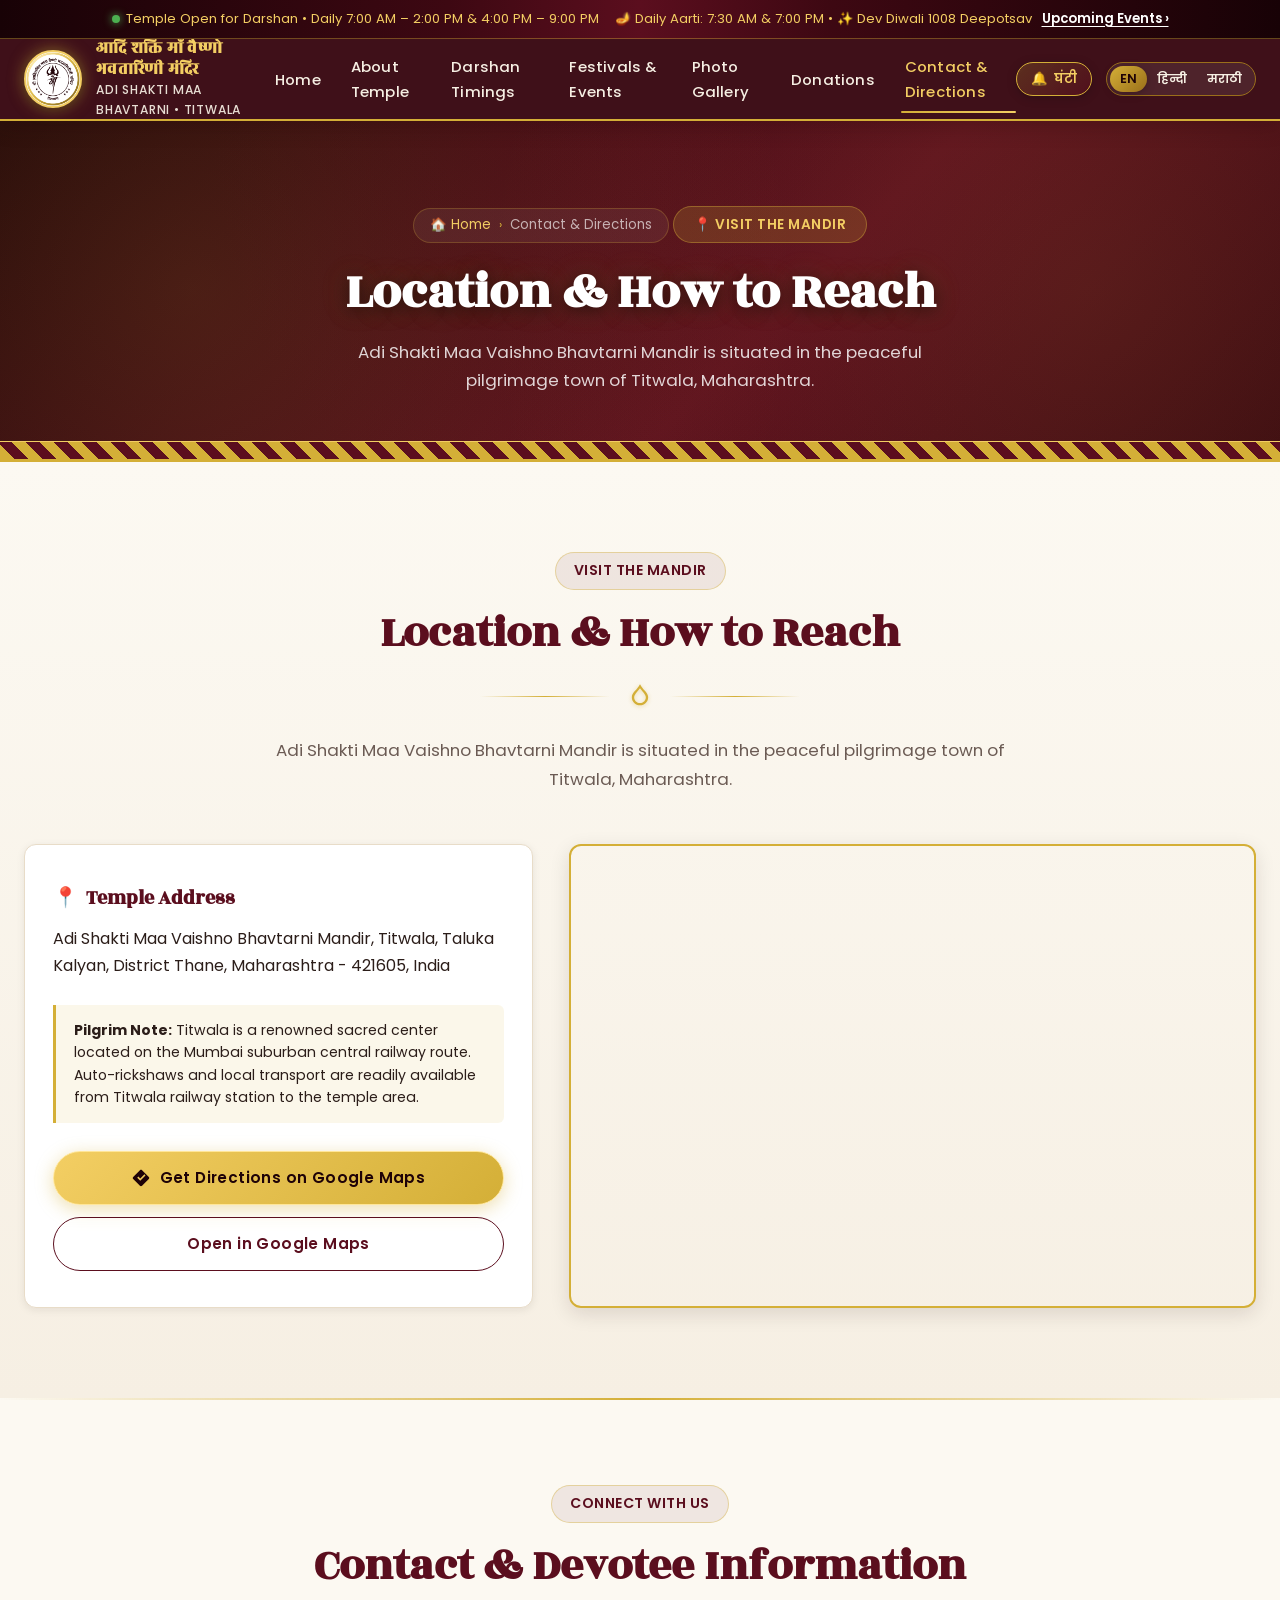
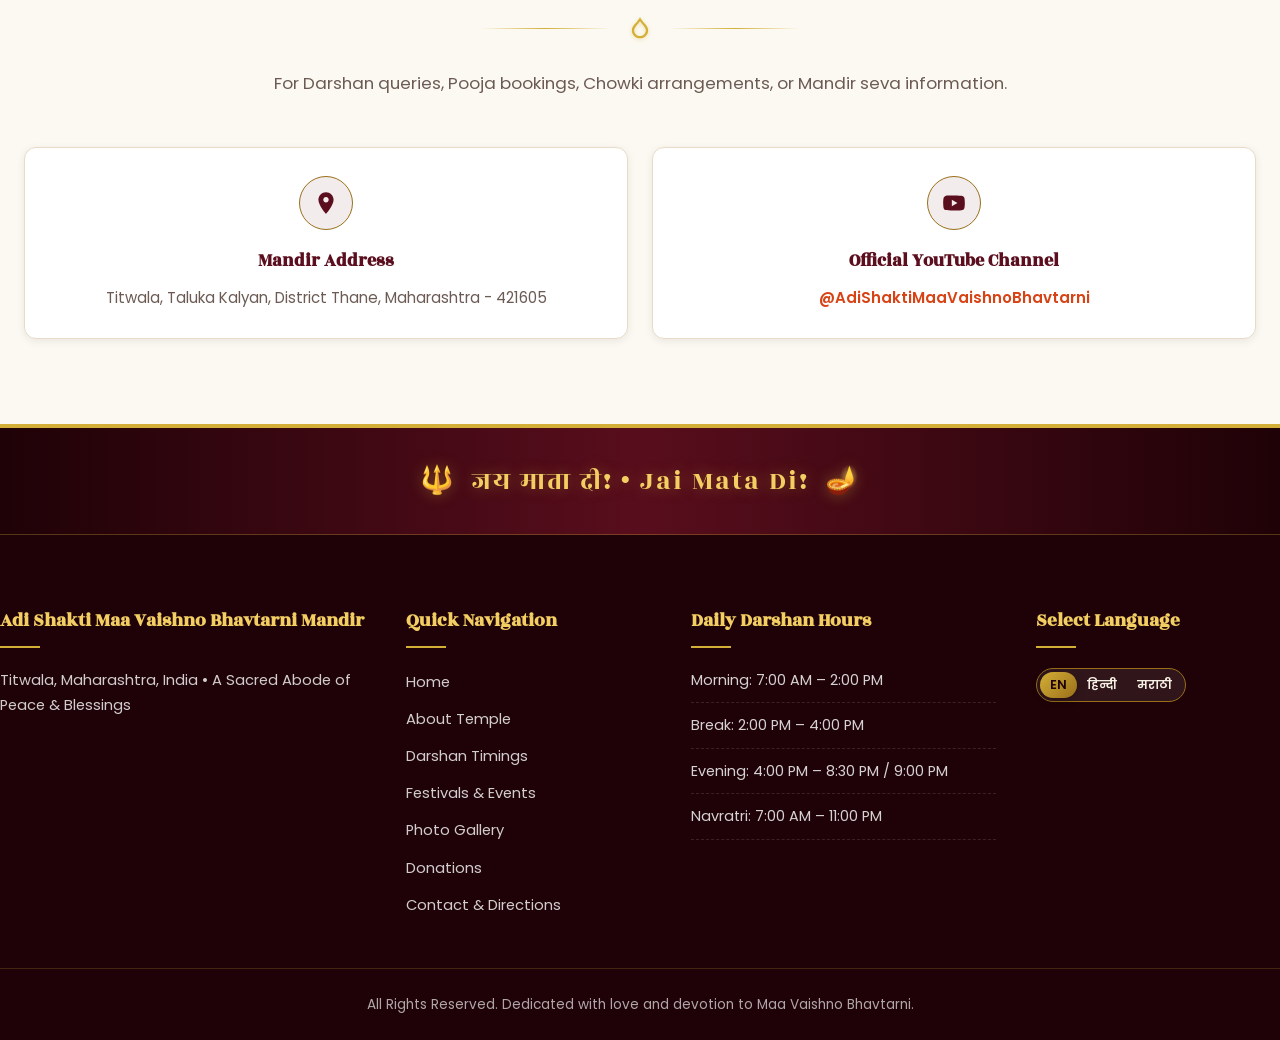
<file: contact.html>
<!DOCTYPE html>
<html lang="en">
<head>
  <meta charset="UTF-8">
  <meta name="viewport" content="width=device-width, initial-scale=1.0">
  <title data-i18n="pageTitles.contact">Contact & Directions | Adi Shakti Maa Vaishno Bhavtarni Mandir – Titwala</title>
  <meta name="description" content="Get directions to Adi Shakti Maa Vaishno Bhavtarni Mandir in Titwala, Maharashtra. Find address, Google Maps, contact details, and how to reach by train.">
  <meta name="robots" content="index, follow">
  <meta name="theme-color" content="#5B0E1E">
  <meta property="og:type" content="website">
  <meta property="og:url" content="https://maavaishnobhavtarni.org/contact.html">
  <link rel="canonical" href="https://maavaishnobhavtarni.org/contact.html">
  <meta property="og:title" content="Contact & Directions | Adi Shakti Maa Vaishno Bhavtarni Mandir">
  <meta property="og:image" content="./assets/images/temple-entrance.jpg">
  <link rel="icon" type="image/png" href="./assets/logo/temple-logo.png">
  <link rel="apple-touch-icon" href="./assets/logo/temple-logo.png">
  <link rel="preconnect" href="https://fonts.googleapis.com">
  <link rel="preconnect" href="https://fonts.gstatic.com" crossorigin>
  <link href="https://fonts.googleapis.com/css2?family=Cinzel:wght@500;700;800&family=Poppins:ital,wght@0,300;0,400;0,500;0,600;0,700;1,400&family=Rozha+One&family=Tiro+Devanagari+Hindi:ital@0;1&display=swap" rel="stylesheet">
  <link rel="stylesheet" href="./style.css">
  <link rel="stylesheet" href="./page-styles.css">
</head>
<body>

  <a href="#main-content" class="skip-link" data-i18n="nav.skipToMain">Skip to main content</a>

  <!-- HEADER -->
    <!-- TOP SACRED ANNOUNCEMENT BAR -->
  <div class="top-announcement-bar">
    <div class="container top-announcement-content">
      <div class="announcement-item">
        <span class="announcement-pulse-dot"></span>
        <span data-i18n="announcement.status">Temple Open for Darshan • Daily 7:00 AM – 2:00 PM & 4:00 PM – 9:00 PM</span>
      </div>
      <div class="announcement-item">
        <span data-i18n="announcement.aarti">🪔 Daily Aarti: 7:30 AM & 7:00 PM • ✨ Dev Diwali 1008 Deepotsav</span>
        <a href="./festivals.html" class="announcement-link" data-i18n="announcement.upcoming">Upcoming Events ›</a>
      </div>
    </div>
  </div>

  <header class="site-header" role="banner">
    <div class="container nav-container">
      <a href="./index.html" class="brand" aria-label="Adi Shakti Maa Vaishno Bhavtarni Mandir Homepage">
        <div class="brand-emblem">
          <img src="./assets/logo/temple-logo.png" alt="Maa Vaishno Bhavtarni Emblem" onerror="this.onerror=null;this.src='./assets/images/temple-main.jpg';">
        </div>
        <div class="brand-text">
          <span class="brand-name-devanagari">आदि शक्ति माँ वैष्णो भवतारिणी मंदिर</span>
          <span class="brand-name-english" data-i18n="nav.brandEnglish">Adi Shakti Maa Bhavtarni • Titwala</span>
        </div>
      </a>

            <nav class="nav-menu" role="navigation" aria-label="Main Navigation">
        <a href="./index.html" class="nav-link" data-i18n="nav.home">Home</a>
        <a href="./about.html" class="nav-link" data-i18n="nav.about">About Temple</a>
        <a href="./darshan.html" class="nav-link" data-i18n="nav.timings">Darshan & Timings</a>
        <a href="./festivals.html" class="nav-link" data-i18n="nav.festivals">Festivals & Events</a>
        <a href="./gallery.html" class="nav-link" data-i18n="nav.gallery">Photo Gallery</a>
        <a href="./donations.html" class="nav-link" data-i18n="nav.donations">Donations</a>
        <a href="./contact.html" class="nav-link active current-page" data-i18n="nav.contact">Contact & Directions</a>
              <div class="mobile-menu-language">
          <span class="mobile-menu-language-label" data-i18n="footer.language">Select Language</span>
          <div class="lang-btn-group" aria-label="Language selector">
            <button type="button" class="lang-btn active" data-lang="en" aria-label="English">EN</button>
            <button type="button" class="lang-btn" data-lang="hi" aria-label="हिन्दी">हिन्दी</button>
            <button type="button" class="lang-btn" data-lang="mr" aria-label="मराठी">मराठी</button>
          </div>
        </div></nav>

      <div class="header-actions">
        <button type="button" class="btn-bell-chime" id="btn-temple-bell" aria-label="Ring Sacred Temple Bell" title="Ring Temple Bell">
          <span class="bell-icon">🔔</span>
          <span class="bell-label">घंटी</span>
        </button>
        <div class="lang-selector" role="region" aria-label="Language Selector">
          <div class="lang-btn-group">
            <button type="button" class="lang-btn active" data-lang="en" aria-label="English">EN</button>
            <button type="button" class="lang-btn" data-lang="hi" aria-label="हिन्दी">हिन्दी</button>
            <button type="button" class="lang-btn" data-lang="mr" aria-label="मराठी">मराठी</button>
          </div>
        </div>
        <button class="mobile-nav-toggle" aria-label="Toggle navigation menu" aria-expanded="false">
          <span></span><span></span><span></span>
        </button>
      </div>
    </div>
  </header>

  <!-- MAIN CONTENT -->
  <main id="main-content">

    <!-- PAGE HERO -->
    <div class="page-hero">
      <div class="page-hero-content">
        <nav class="page-breadcrumb" aria-label="Breadcrumb">
          <a href="./index.html" data-i18n="breadcrumb.home">🏠 Home</a>
          <span class="sep">›</span>
          <span data-i18n="breadcrumb.contact">Contact & Directions</span>
        </nav>
        <div class="page-hero-badge" data-i18n="contactPage.heroBadge">📍 Visit the Mandir</div>
        <h1 class="page-hero-title" data-i18n="directions.title">Location & How to Reach</h1>
        <p class="page-hero-subtitle" data-i18n="directions.subtitle">Adi Shakti Maa Vaishno Bhavtarni Mandir is situated in the peaceful pilgrimage town of Titwala, Maharashtra.</p>
      </div>
    </div>

    <!-- -----------------------------------------------------------------------
         GOOGLE MAPS & DIRECTIONS SECTION
         ----------------------------------------------------------------------- -->
    <section id="directions" class="section-directions">
      <div class="container">

        <div class="section-header">
          <span class="sacred-badge" data-i18n="directions.badge">Visit the Mandir</span>
          <h2 class="section-title" data-i18n="directions.title">Location & How to Reach</h2>
          <div class="lotus-divider">
            <svg viewBox="0 0 24 24"><path d="M12 2C9.5 7 5 9 5 13c0 3.87 3.13 7 7 7s7-3.13 7-7c0-4-4.5-6-7-11zm0 16c-2.76 0-5-2.24-5-5 0-2.43 2.76-4.5 5-7.74 2.24 3.24 5 5.31 5 7.74 0 2.76-2.24 5-5 5z"/></svg>
          </div>
          <p class="section-subtitle" data-i18n="directions.subtitle">
            Adi Shakti Maa Vaishno Bhavtarni Mandir is situated in the peaceful pilgrimage town of Titwala, Maharashtra.
          </p>
        </div>

        <div class="directions-grid">
          <!-- Left: Address & Pilgrim Guide -->
          <div class="location-info-card animate-fade-up">
            <div class="address-box">
              <h3 class="address-box-title">
                <span>📍</span>
                <span data-i18n="directions.addressTitle">Temple Address</span>
              </h3>
              <p class="address-box-text" data-i18n="directions.address">
                Adi Shakti Maa Vaishno Bhavtarni Mandir, Titwala, Taluka Kalyan, District Thane, Maharashtra - 421605, India
              </p>
            </div>

            <div class="pilgrim-guide-box">
              <p><strong data-i18n="contactPage.pilgrimNoteTitle">Pilgrim Note:</strong> <span data-i18n="contactPage.pilgrimNoteDesc">Titwala is a renowned sacred center located on the Mumbai suburban central railway route. Auto-rickshaws and local transport are readily available from Titwala railway station to the temple area.</span></p>
            </div>

            <div style="margin-top:auto; display:flex; flex-direction:column; gap:12px;">
              <a href="https://www.google.com/maps/dir/?api=1&destination=Adi+Shakti+Maa+Vaishno+Bhavtarni+Mandir+Titwala+Maharashtra" target="_blank" rel="noopener noreferrer" class="btn btn-gold" id="btn-get-directions">
                <svg width="18" height="18" viewBox="0 0 24 24" fill="currentColor"><path d="M22.43 10.59l-9.01-9.01c-.75-.75-2.07-.76-2.83 0l-9 9c-.78.78-.78 2.04 0 2.82l9 9c.39.39.9.58 1.41.58.51 0 1.02-.2 1.41-.59l9.01-9.01c.78-.77.78-2.04.01-2.79zM11 15.5l-4-4 1.41-1.41L11 12.67l5.59-5.59L18 8.5l-7 7z"/></svg>
                <span data-i18n="directions.btnDirections">Get Directions on Google Maps</span>
              </a>
              <a href="https://www.google.com/maps/dir/?api=1&destination=Adi+Shakti+Maa+Vaishno+Bhavtarni+Mandir+Titwala+Maharashtra" target="_blank" rel="noopener noreferrer" class="btn btn-outline-gold" id="btn-open-maps" style="color:var(--color-maroon-primary); border-color:var(--color-maroon-primary);">
                <span data-i18n="directions.btnOpenMaps">Open in Google Maps</span>
              </a>
            </div>
          </div>

          <!-- Right: Google Maps Embed -->
          <div class="map-wrapper animate-fade-up delay-1">
            <iframe
              id="google-map-iframe"
              src="https://www.google.com/maps/embed?pb=!1m18!1m12!1m3!1d15065.986701889508!2d73.2081519!3d19.2934277!2m3!1f0!2f0!3f0!3m2!1i1024!2i768!4f13.1!3m3!1m2!1s0x3be79cbe878b30df%3A0xe5a3c861e6955d14!2sTitwala%2C%20Maharashtra%20421605!5e0!3m2!1sen!2sin!4v1700000000000!5m2!1sen!2sin"
              title="Adi Shakti Maa Vaishno Bhavtarni Mandir Location on Google Maps"
              loading="lazy"
              referrerpolicy="no-referrer-when-downgrade">
            </iframe>
          </div>
        </div>

      </div>
    </section>

    <div class="section-ornament-divider"></div>

    <!-- -----------------------------------------------------------------------
         CONTACT SECTION
         ----------------------------------------------------------------------- -->
    <section id="contact" class="section-contact">
      <div class="container">

        <div class="section-header">
          <span class="sacred-badge" data-i18n="contact.badge">Connect With Us</span>
          <h2 class="section-title" data-i18n="contact.title">Contact & Devotee Information</h2>
          <div class="lotus-divider">
            <svg viewBox="0 0 24 24"><path d="M12 2C9.5 7 5 9 5 13c0 3.87 3.13 7 7 7s7-3.13 7-7c0-4-4.5-6-7-11zm0 16c-2.76 0-5-2.24-5-5 0-2.43 2.76-4.5 5-7.74 2.24 3.24 5 5.31 5 7.74 0 2.76-2.24 5-5 5z"/></svg>
          </div>
          <p class="section-subtitle" data-i18n="contact.subtitle">
            For Darshan queries, Pooja bookings, Chowki arrangements, or Mandir seva information.
          </p>
        </div>

        <div class="contact-cards-grid">
          <!-- Temple Address Card -->
          <div class="contact-card animate-fade-up">
            <div class="contact-card-icon">
              <svg viewBox="0 0 24 24"><path d="M12 2C8.13 2 5 5.13 5 9c0 5.25 7 13 7 13s7-7.75 7-13c0-3.87-3.13-7-7-7zm0 9.5c-1.38 0-2.5-1.12-2.5-2.5s1.12-2.5 2.5-2.5 2.5 1.12 2.5 2.5-1.12 2.5-2.5 2.5z"/></svg>
            </div>
            <h3 class="contact-card-title" data-i18n="contact.addressLabel">Mandir Address</h3>
            <p class="contact-card-value" data-i18n="contactPage.mandirLocation">Titwala, Taluka Kalyan, District Thane, Maharashtra - 421605</p>
          </div>

          <!-- YouTube Card -->
          <div class="contact-card animate-fade-up delay-1" id="contact-card-youtube">
            <div class="contact-card-icon">
              <svg viewBox="0 0 24 24"><path d="M10 15l5.19-3L10 9v6m11.56-7.83c.13.47.22 1.1.28 1.9.07.8.1 1.49.1 2.09L22 12c0 2.19-.16 3.8-.44 4.83-.25.9-.83 1.48-1.73 1.73-.47.13-1.33.22-2.65.28-1.3.07-2.49.1-3.59.1L12 19c-4.19 0-6.8-.16-7.83-.44-.9-.25-1.48-.83-1.73-1.73-.13-.47-.22-1.1-.28-1.9-.07-.8-.1-1.49-.1-2.09L2 12c0-2.19.16-3.8.44-4.83.25-.9.83-1.48 1.73-1.73.47-.13 1.33-.22 2.65-.28 1.3-.07 2.49-.1 3.59-.1L12 5c4.19 0 6.8.16 7.83.44.9.25 1.48.83 1.73 1.73z"/></svg>
            </div>
            <h3 class="contact-card-title" data-i18n="contact.youtubeLabel">Official YouTube</h3>
            <a href="https://www.youtube.com/@AdiShaktiMaaVaishnoBhavtarni" target="_blank" rel="noopener noreferrer" class="contact-card-value">@AdiShaktiMaaVaishnoBhavtarni</a>
          </div>

          <!-- Phone Card (Shown when configured) -->
          <div class="contact-card animate-fade-up delay-2" id="contact-card-phone" style="display:none;">
            <div class="contact-card-icon">
              <svg viewBox="0 0 24 24"><path d="M6.62 10.79c1.44 2.83 3.76 5.14 6.59 6.59l2.2-2.2c.27-.27.67-.36 1.02-.24 1.12.37 2.33.57 3.57.57.55 0 1 .45 1 1V20c0 .55-.45 1-1 1-9.39 0-17-7.61-17-17 0-.55.45-1 1-1h3.5c.55 0 1 .45 1 1 0 1.25.2 2.45.57 3.57.11.35.03.74-.25 1.02l-2.2 2.2z"/></svg>
            </div>
            <h3 class="contact-card-title" data-i18n="contact.phoneLabel">Temple Helpline</h3>
            <a href="#" class="contact-card-value" data-i18n="contactPage.phoneBtn">Phone Helpline</a>
          </div>

          <!-- Email Card (Shown when configured) -->
          <div class="contact-card animate-fade-up delay-3" id="contact-card-email" style="display:none;">
            <div class="contact-card-icon">
              <svg viewBox="0 0 24 24"><path d="M20 4H4c-1.1 0-1.99.9-1.99 2L2 18c0 1.1.9 2 2 2h16c1.1 0 2-.9 2-2V6c0-1.1-.9-2-2-2zm0 4l-8 5-8-5V6l8 5 8-5v2z"/></svg>
            </div>
            <h3 class="contact-card-title" data-i18n="contact.emailLabel">Email Address</h3>
            <a href="#" class="contact-card-value" data-i18n="contactPage.emailBtn">Email Contact</a>
          </div>
        </div>

      </div>
    </section>

  </main>

  <!-- FOOTER -->
  <footer class="site-footer" role="contentinfo">
    <div class="footer-top-banner">
      <div class="container">
        <div class="footer-sacred-chant">
          <span>🔱</span>
          <span data-i18n="footer.chant">जय माता दी! • Jai Mata Di!</span>
          <span>🪔</span>
        </div>
      </div>
    </div>
    <div class="container footer-content">
      <div class="footer-grid">
        <div class="footer-col">
          <h3 class="footer-col-title" data-i18n="footer.templeName">Adi Shakti Maa Vaishno Bhavtarni Mandir</h3>
          <p class="footer-about-text" data-i18n="footer.tagline">Titwala, Maharashtra, India • A Sacred Abode of Peace & Blessings</p>
        </div>
        <div class="footer-col">
          <h4 class="footer-col-title" data-i18n="footer.quickLinks">Quick Navigation</h4>
                    <ul class="footer-links-list">
            <li><a href="./index.html" data-i18n="nav.home">Home</a></li>
            <li><a href="./about.html" data-i18n="nav.about">About Temple</a></li>
            <li><a href="./darshan.html" data-i18n="nav.timings">Darshan & Timings</a></li>
            <li><a href="./festivals.html" data-i18n="nav.festivals">Festivals & Events</a></li>
            <li><a href="./gallery.html" data-i18n="nav.gallery">Photo Gallery</a></li>
            <li><a href="./donations.html" data-i18n="nav.donations">Donations</a></li>
            <li><a href="./contact.html" data-i18n="nav.contact">Contact & Directions</a></li>
          </ul>
        </div>
        <div class="footer-col">
          <h4 class="footer-col-title" data-i18n="footer.timingsHeading">Daily Darshan Hours</h4>
          <ul class="footer-timings-list">
            <li data-i18n="footer.morning">Morning: 7:00 AM – 2:00 PM</li>
            <li data-i18n="footer.break">Break: 2:00 PM – 4:00 PM</li>
            <li data-i18n="footer.evening">Evening: 4:00 PM – 8:30 PM / 9:00 PM</li>
            <li data-i18n="footer.navratri">Navratri: 7:00 AM – 11:00 PM</li>
          </ul>
        </div>
        <div class="footer-col">
          <h4 class="footer-col-title" data-i18n="footer.language">Select Language</h4>
          <div class="lang-btn-group" style="display:inline-flex; margin-bottom:18px;">
            <button type="button" class="lang-btn active" data-lang="en">EN</button>
            <button type="button" class="lang-btn" data-lang="hi">हिन्दी</button>
            <button type="button" class="lang-btn" data-lang="mr">मराठी</button>
          </div>
        </div>
      </div>
    </div>
    <div class="footer-bottom">
      <div class="container">
        <p data-i18n="footer.rights">© Adi Shakti Maa Vaishno Bhavtarni Mandir Trust, Titwala. All Rights Reserved.</p>
      </div>
    </div>
  </footer>

  <button type="button" class="back-to-top" id="back-to-top-btn" aria-label="Back to Top">
    <svg viewBox="0 0 24 24"><path d="M7.41 15.41L12 10.83l4.59 4.58L18 14l-6-6-6 6z"/></svg>
  </button>
  <div class="toast-notice" id="toast-notice" role="status" aria-live="polite"></div>

  <script src="./script.js"></script>
</body>
</html>
</file>
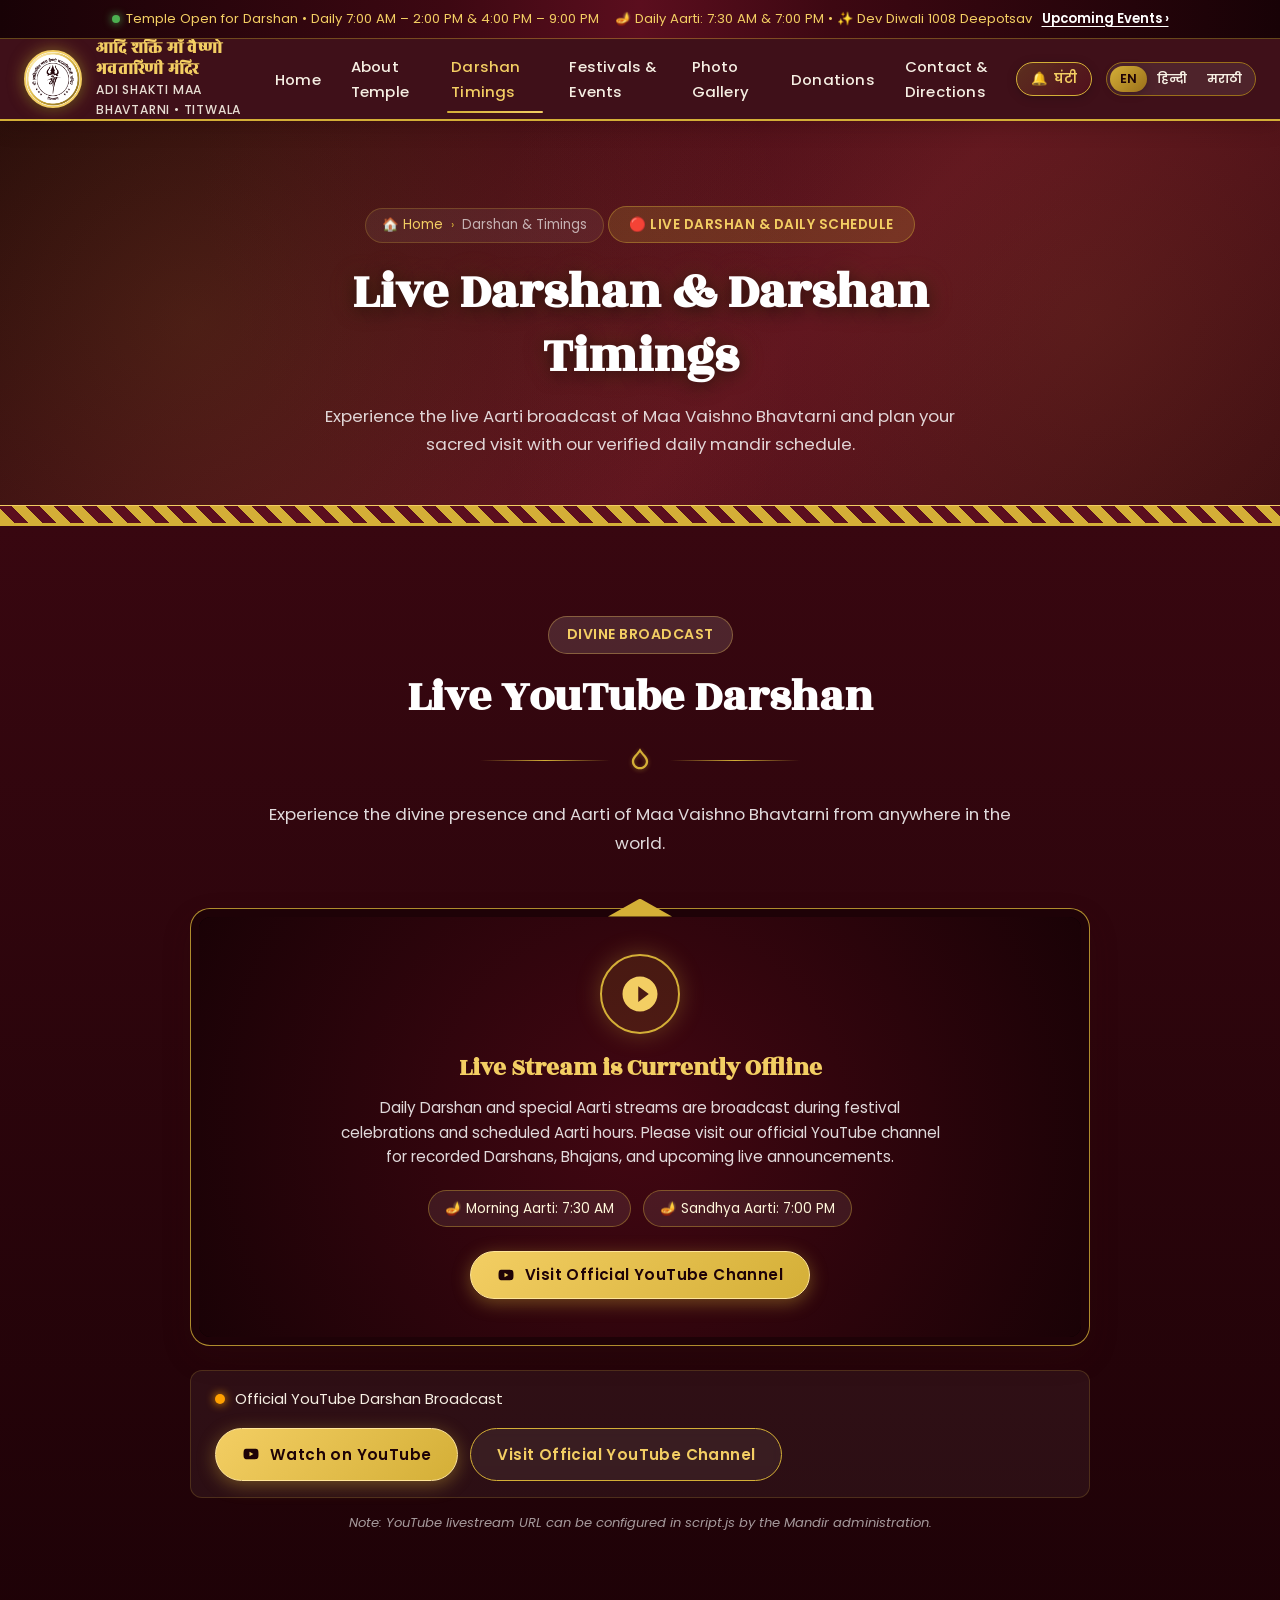
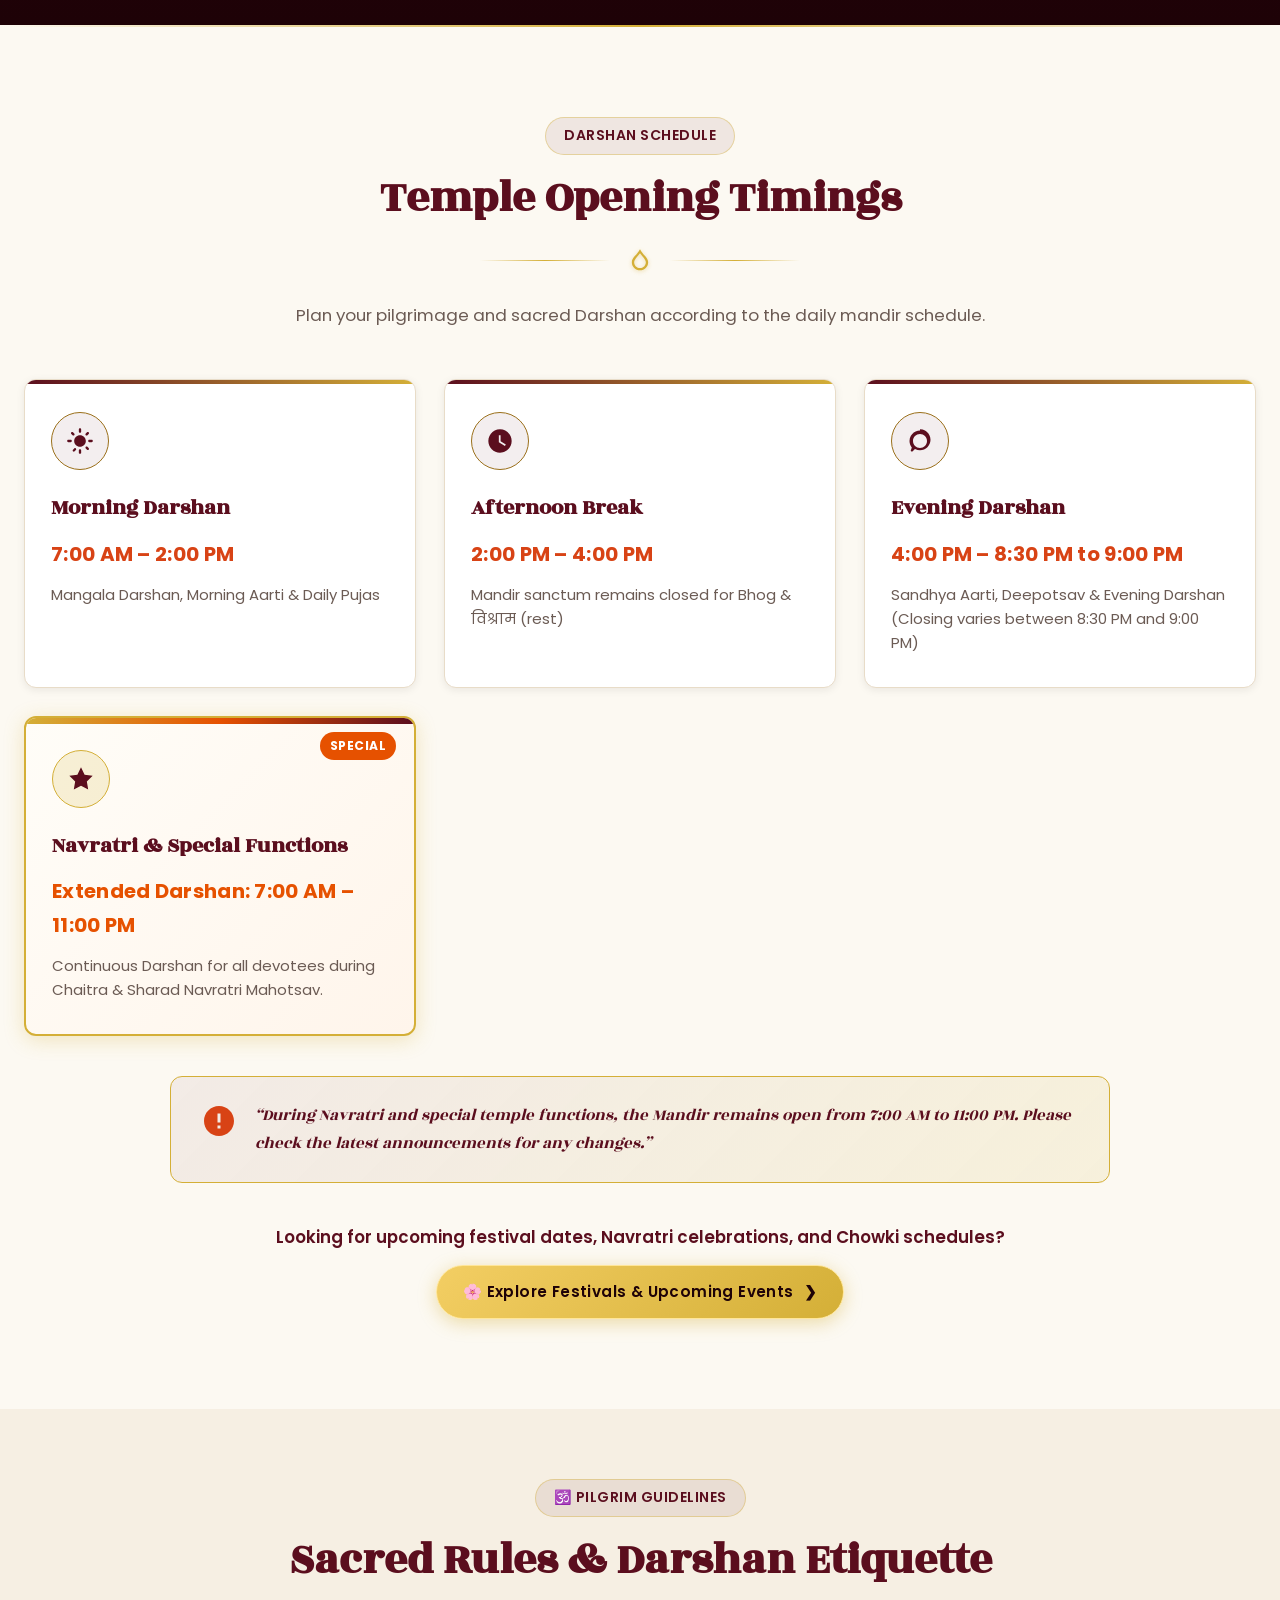
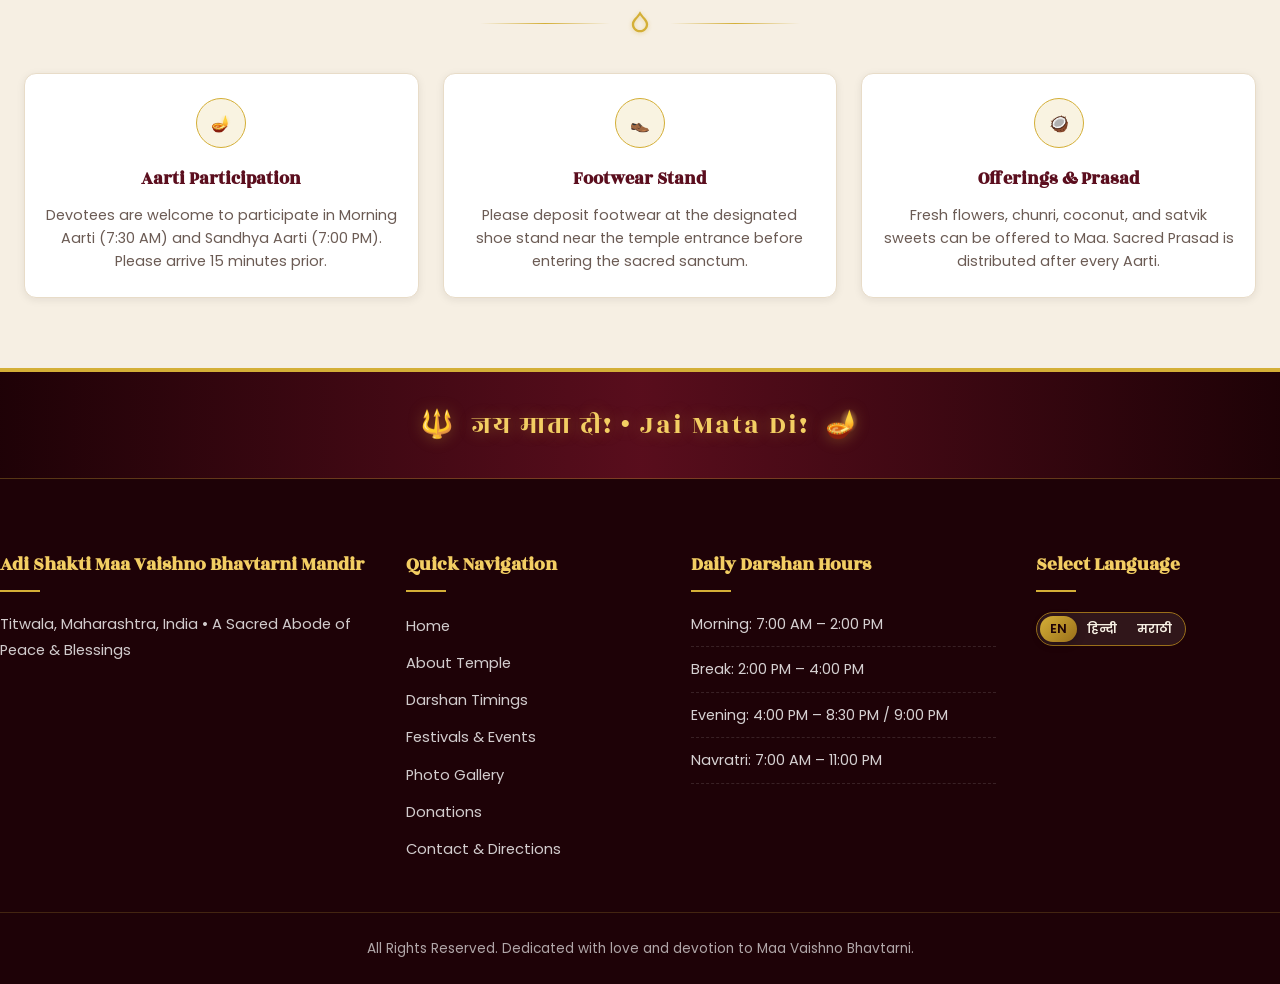
<file: darshan.html>
<!DOCTYPE html>
<html lang="en">
<head>
  <meta charset="UTF-8">
  <meta name="viewport" content="width=device-width, initial-scale=1.0">
  <title data-i18n="pageTitles.darshan">Live Darshan & Timings | Adi Shakti Maa Vaishno Bhavtarni Mandir – Titwala</title>
  <meta name="description" content="Watch Live YouTube Darshan of Maa Vaishno Bhavtarni. View daily Darshan timings, Mangala Darshan, Sandhya Aarti, and Navratri schedule at Titwala Mandir.">
  <meta name="keywords" content="Live Darshan Titwala, Mandir Timings Titwala, Aarti Timings, Maa Vaishno Bhavtarni Live, Navratri Timings">
  <meta name="robots" content="index, follow">
  <meta name="theme-color" content="#5B0E1E">
  <meta property="og:type" content="website">
  <meta property="og:url" content="https://maavaishnobhavtarni.org/darshan.html">
  <link rel="canonical" href="https://maavaishnobhavtarni.org/darshan.html">
  <meta property="og:title" content="Live Darshan & Timings | Adi Shakti Maa Vaishno Bhavtarni Mandir">
  <meta property="og:description" content="Experience daily Aarti and Live YouTube Darshan of Maa Vaishno Bhavtarni from Titwala, Maharashtra.">
  <meta property="og:image" content="./assets/images/maa-darshan.jpg">
  <link rel="icon" type="image/png" href="./assets/logo/temple-logo.png">
  <link rel="apple-touch-icon" href="./assets/logo/temple-logo.png">
  <link rel="preconnect" href="https://fonts.googleapis.com">
  <link rel="preconnect" href="https://fonts.gstatic.com" crossorigin>
  <link href="https://fonts.googleapis.com/css2?family=Cinzel:wght@500;700;800&family=Poppins:ital,wght@0,300;0,400;0,500;0,600;0,700;1,400&family=Rozha+One&family=Tiro+Devanagari+Hindi:ital@0;1&display=swap" rel="stylesheet">
  <link rel="stylesheet" href="./style.css">
  <link rel="stylesheet" href="./page-styles.css">
</head>
<body>

  <a href="#main-content" class="skip-link" data-i18n="nav.skipToMain">Skip to main content</a>

  <!-- TOP SACRED ANNOUNCEMENT BAR -->
  <div class="top-announcement-bar">
    <div class="container top-announcement-content">
      <div class="announcement-item">
        <span class="announcement-pulse-dot"></span>
        <span id="announcement-status-text" data-i18n="announcement.status">Temple Open for Darshan • Daily 7:00 AM – 2:00 PM & 4:00 PM – 9:00 PM</span>
      </div>
      <div class="announcement-item">
        <span data-i18n="announcement.aarti">🪔 Daily Aarti: 7:30 AM & 7:00 PM • ✨ Dev Diwali 1008 Deepotsav</span>
        <a href="./festivals.html" class="announcement-link" data-i18n="announcement.upcoming">Upcoming Events ›</a>
      </div>
    </div>
  </div>

  <header class="site-header" role="banner">
    <div class="container nav-container">
      <a href="./index.html" class="brand" aria-label="Adi Shakti Maa Vaishno Bhavtarni Mandir Homepage">
        <div class="brand-emblem">
          <img src="./assets/logo/temple-logo.png" alt="Maa Vaishno Bhavtarni Emblem" onerror="this.onerror=null;this.src='./assets/images/temple-main.jpg';">
        </div>
        <div class="brand-text">
          <span class="brand-name-devanagari">आदि शक्ति माँ वैष्णो भवतारिणी मंदिर</span>
          <span class="brand-name-english" data-i18n="nav.brandEnglish">Adi Shakti Maa Bhavtarni • Titwala</span>
        </div>
      </a>

            <nav class="nav-menu" role="navigation" aria-label="Main Navigation">
        <a href="./index.html" class="nav-link" data-i18n="nav.home">Home</a>
        <a href="./about.html" class="nav-link" data-i18n="nav.about">About Temple</a>
        <a href="./darshan.html" class="nav-link active current-page" data-i18n="nav.timings">Darshan & Timings</a>
        <a href="./festivals.html" class="nav-link" data-i18n="nav.festivals">Festivals & Events</a>
        <a href="./gallery.html" class="nav-link" data-i18n="nav.gallery">Photo Gallery</a>
        <a href="./donations.html" class="nav-link" data-i18n="nav.donations">Donations</a>
        <a href="./contact.html" class="nav-link" data-i18n="nav.contact">Contact & Directions</a>
              <div class="mobile-menu-language">
          <span class="mobile-menu-language-label" data-i18n="footer.language">Select Language</span>
          <div class="lang-btn-group" aria-label="Language selector">
            <button type="button" class="lang-btn active" data-lang="en" aria-label="English">EN</button>
            <button type="button" class="lang-btn" data-lang="hi" aria-label="हिन्दी">हिन्दी</button>
            <button type="button" class="lang-btn" data-lang="mr" aria-label="मराठी">मराठी</button>
          </div>
        </div></nav>

      <div class="header-actions">
        <button type="button" class="btn-bell-chime" id="btn-temple-bell" aria-label="Ring Sacred Temple Bell" title="Ring Temple Bell">
          <span class="bell-icon">🔔</span>
          <span class="bell-label">घंटी</span>
        </button>
        <div class="lang-selector" role="region" aria-label="Language Selector">
          <div class="lang-btn-group">
            <button type="button" class="lang-btn active" data-lang="en">EN</button>
            <button type="button" class="lang-btn" data-lang="hi">हिन्दी</button>
            <button type="button" class="lang-btn" data-lang="mr">मराठी</button>
          </div>
        </div>
        <button class="mobile-nav-toggle" aria-label="Toggle navigation menu" aria-expanded="false">
          <span></span><span></span><span></span>
        </button>
      </div>
    </div>
  </header>

  <!-- MAIN CONTENT -->
  <main id="main-content">

    <!-- PAGE HERO -->
    <div class="page-hero">
      <div class="page-hero-content">
        <nav class="page-breadcrumb" aria-label="Breadcrumb">
          <a href="./index.html" data-i18n="breadcrumb.home">🏠 Home</a>
          <span class="sep">›</span>
          <span data-i18n="breadcrumb.darshan">Darshan & Timings</span>
        </nav>
        <div class="page-hero-badge" data-i18n="darshanPage.heroBadge">🔴 Live Darshan & Daily Schedule</div>
        <h1 class="page-hero-title" data-i18n="darshanPage.heroTitle">Live Darshan & Darshan Timings</h1>
        <p class="page-hero-subtitle" data-i18n="darshanPage.heroSubtitle">Experience the live Aarti broadcast of Maa Vaishno Bhavtarni and plan your sacred visit with our verified daily mandir schedule.</p>
      </div>
    </div>

    <!-- -----------------------------------------------------------------------
         1. LIVE YOUTUBE DARSHAN SECTION
         ----------------------------------------------------------------------- -->
    <section id="live-darshan" class="section-live-darshan">
      <div class="container">

        <div class="section-header">
          <span class="sacred-badge light" data-i18n="liveDarshan.badge">Divine Broadcast</span>
          <h2 class="section-title light" data-i18n="liveDarshan.title">Live YouTube Darshan</h2>
          <div class="lotus-divider">
            <svg viewBox="0 0 24 24"><path d="M12 2C9.5 7 5 9 5 13c0 3.87 3.13 7 7 7s7-3.13 7-7c0-4-4.5-6-7-11zm0 16c-2.76 0-5-2.24-5-5 0-2.43 2.76-4.5 5-7.74 2.24 3.24 5 5.31 5 7.74 0 2.76-2.24 5-5 5z"/></svg>
          </div>
          <p class="section-subtitle light" data-i18n="liveDarshan.subtitle">
            Experience the divine presence and Aarti of Maa Vaishno Bhavtarni from anywhere in the world.
          </p>
        </div>

        <div class="darshan-frame-container">
          <!-- Golden Temple Arch Frame -->
          <div class="temple-gold-frame">
            <div class="video-responsive-wrapper" id="youtube-player-container">
              <!-- Dynamically populated by script.js -->
            </div>
          </div>

          <!-- Video Action Bar -->
          <div class="darshan-action-bar">
            <div class="stream-status-indicator">
              <span class="status-dot" style="background:#FFA000; box-shadow:0 0 10px #FFA000;"></span>
              <span id="stream-status-text" data-i18n="darshanPage.officialBroadcast">Official YouTube Darshan Broadcast</span>
            </div>
            <div class="stream-actions">
              <a href="https://www.youtube.com/@AdiShaktiMaaVaishnoBhavtarni" target="_blank" rel="noopener noreferrer" class="btn btn-gold" id="btn-watch-youtube">
                <svg width="18" height="18" viewBox="0 0 24 24" fill="currentColor">
                  <path d="M10 15l5.19-3L10 9v6m11.56-7.83c.13.47.22 1.1.28 1.9.07.8.1 1.49.1 2.09L22 12c0 2.19-.16 3.8-.44 4.83-.25.9-.83 1.48-1.73 1.73-.47.13-1.33.22-2.65.28-1.3.07-2.49.1-3.59.1L12 19c-4.19 0-6.8-.16-7.83-.44-.9-.25-1.48-.83-1.73-1.73-.13-.47-.22-1.1-.28-1.9-.07-.8-.1-1.49-.1-2.09L2 12c0-2.19.16-3.8.44-4.83.25-.9.83-1.48 1.73-1.73.47-.13 1.33-.22 2.65-.28 1.3-.07 2.49-.1 3.59-.1L12 5c4.19 0 6.8.16 7.83.44.9.25 1.48.83 1.73 1.73z"/>
                </svg>
                <span data-i18n="liveDarshan.watchOnYoutube">Watch on YouTube</span>
              </a>
              <a href="https://www.youtube.com/@AdiShaktiMaaVaishnoBhavtarni" target="_blank" rel="noopener noreferrer" class="btn btn-outline-gold" id="btn-visit-channel">
                <span data-i18n="liveDarshan.visitChannel">Visit Official YouTube Channel</span>
              </a>
            </div>
          </div>

          <p class="stream-config-note" data-i18n="liveDarshan.note">
            Note: YouTube livestream URL can be configured in script.js by the Mandir administration.
          </p>
        </div>

      </div>
    </section>

    <div class="section-ornament-divider"></div>

    <!-- -----------------------------------------------------------------------
         2. TEMPLE OPENING TIMINGS SECTION
         ----------------------------------------------------------------------- -->
    <section id="timings" class="section-timings">
      <div class="container">

        <div class="section-header">
          <span class="sacred-badge" data-i18n="timings.badge">Darshan Schedule</span>
          <h2 class="section-title" data-i18n="timings.title">Temple Opening Timings</h2>
          <div class="lotus-divider">
            <svg viewBox="0 0 24 24"><path d="M12 2C9.5 7 5 9 5 13c0 3.87 3.13 7 7 7s7-3.13 7-7c0-4-4.5-6-7-11zm0 16c-2.76 0-5-2.24-5-5 0-2.43 2.76-4.5 5-7.74 2.24 3.24 5 5.31 5 7.74 0 2.76-2.24 5-5 5z"/></svg>
          </div>
          <p class="section-subtitle" data-i18n="timings.subtitle">
            Plan your pilgrimage and sacred Darshan according to the daily mandir schedule.
          </p>
        </div>

        <div class="timings-grid">
          <!-- Morning Timing Card -->
          <div class="timing-card animate-fade-up">
            <div class="timing-icon-box">
              <svg viewBox="0 0 24 24"><path d="M12 7c-2.76 0-5 2.24-5 5s2.24 5 5 5 5-2.24 5-5-2.24-5-5-5zM2 13h2c.55 0 1-.45 1-1s-.45-1-1-1H2c-.55 0-1 .45-1 1s.45 1 1 1zm18 0h2c.55 0 1-.45 1-1s-.45-1-1-1h-2c-.55 0-1 .45-1 1s.45 1 1 1zM11 2v2c0 .55.45 1 1 1s1-.45 1-1V2c0-.55-.45-1-1-1s-1 .45-1 1zm0 18v2c0 .55.45 1 1 1s1-.45 1-1v-2c0-.55-.45-1-1-1s-1 .45-1 1zM5.99 4.58c-.39-.39-1.03-.39-1.41 0s-.39 1.03 0 1.41l1.06 1.06c.39.39 1.03.39 1.41 0s.39-1.03 0-1.41L5.99 4.58zm12.37 12.37c-.39-.39-1.03-.39-1.41 0s-.39 1.03 0 1.41l1.06 1.06c.39.39 1.03.39 1.41 0s.39-1.03 0-1.41l-1.06-1.06zm1.06-10.96c.39-.39.39-1.03 0-1.41s-1.03-.39-1.41 0l-1.06 1.06c-.39.39-.39 1.03 0 1.41s1.03.39 1.41 0l1.06-1.06zM7.05 18.36l-1.06 1.06c-.39.39-.39 1.03 0 1.41s1.03.39 1.41 0l1.06-1.06c.39-.39.39-1.03 0-1.41s-1.02-.39-1.41 0z"/></svg>
            </div>
            <h3 class="timing-label" data-i18n="timings.morningTitle">Morning Darshan</h3>
            <div class="timing-hours" data-i18n="timings.morningHours">7:00 AM – 2:00 PM</div>
            <p class="timing-desc" data-i18n="timings.morningNote">Mangala Darshan, Morning Aarti (7:30 AM) & Daily Puja</p>
          </div>

          <!-- Afternoon Break Card -->
          <div class="timing-card animate-fade-up delay-1">
            <div class="timing-icon-box">
              <svg viewBox="0 0 24 24"><path d="M12 2C6.5 2 2 6.5 2 12s4.5 10 10 10 10-4.5 10-10S17.5 2 12 2zm4.2 14.2L11 13V7h1.5v5.2l4.5 2.7-.8 1.3z"/></svg>
            </div>
            <h3 class="timing-label" data-i18n="timings.breakTitle">Afternoon Break</h3>
            <div class="timing-hours" style="color:#D84315;" data-i18n="timings.breakHours">2:00 PM – 4:00 PM</div>
            <p class="timing-desc" data-i18n="timings.breakNote">Mandir sanctum remains closed for Bhog & विश्राम (rest)</p>
          </div>

          <!-- Evening Darshan Card -->
          <div class="timing-card animate-fade-up delay-2">
            <div class="timing-icon-box">
              <svg viewBox="0 0 24 24"><path d="M12 3c-4.97 0-9 4.03-9 9 0 2.12.74 4.07 1.97 5.61L4.35 19.4c-.39.39-.39 1.02 0 1.41.39.39 1.02.39 1.41 0l1.9-1.9C9.22 19.64 10.56 20 12 20c4.97 0 9-4.03 9-9 0-4.97-4.03-9-9-9zm0 15c-3.31 0-6-2.69-6-6s2.69-6 6-6 6 2.69 6 6-2.69 6-6 6z"/></svg>
            </div>
            <h3 class="timing-label" data-i18n="timings.eveningTitle">Evening Darshan</h3>
            <div class="timing-hours" data-i18n="timings.eveningHours">4:00 PM – 8:30 PM to 9:00 PM</div>
            <p class="timing-desc" data-i18n="timings.eveningNote">Sandhya Aarti (7:00 PM), Deepotsav & Shayan Darshan</p>
          </div>

          <!-- Navratri Featured Card -->
          <div class="timing-card navratri-featured animate-fade-up delay-3">
            <span class="navratri-badge-corner" data-i18n="darshanPage.navratriSpecial">Special</span>
            <div class="timing-icon-box" style="background:rgba(212,175,55,0.18); border-color:var(--color-gold-primary);">
              <svg viewBox="0 0 24 24"><path d="M12 2l3.09 6.26L22 9.27l-5 4.87 1.18 6.88L12 17.77l-6.18 3.25L7 14.14 2 9.27l6.91-1.01L12 2z"/></svg>
            </div>
            <h3 class="timing-label" data-i18n="timings.navratriTitle">Navratri & Special Functions</h3>
            <div class="timing-hours" style="color:var(--color-saffron-primary);" data-i18n="timings.navratriHours">Extended Darshan: 7:00 AM – 11:00 PM</div>
            <p class="timing-desc" data-i18n="darshanPage.navratriContinuous">Continuous Darshan for all devotees during Chaitra & Sharad Navratri Mahotsav.</p>
          </div>
        </div>

        <!-- Navratri Notice Box -->
        <div class="navratri-notice-box animate-fade-up">
          <svg class="notice-icon" viewBox="0 0 24 24" fill="currentColor">
            <path d="M12 2C6.48 2 2 6.48 2 12s4.48 10 10 10 10-4.48 10-10S17.52 2 12 2zm1 15h-2v-2h2v2zm0-4h-2V7h2v6z"/>
          </svg>
          <p class="notice-text" data-i18n="timings.navratriNotice">
            "During Navratri and special temple functions, the Mandir remains open from 7:00 AM to 11:00 PM. Please check the latest announcements for any changes."
          </p>
        </div>

        <!-- Link to Dedicated Festivals Page -->
        <div style="text-align: center; margin-top: 40px;" class="animate-fade-up">
          <p style="font-size: 1.05rem; color: var(--color-maroon-primary); margin-bottom: 14px; font-weight: 600;" data-i18n="darshanPage.lookingForFestivals">Looking for upcoming festival dates, Navratri celebrations, and Chowki schedules?</p>
          <a href="./festivals.html" class="btn btn-gold">
            <span data-i18n="darshanPage.exploreFestivalsBtn">🌸 Explore Festivals & Upcoming Events</span>
            <span>❯</span>
          </a>
        </div>

      </div>
    </section>

    <!-- -----------------------------------------------------------------------
         3. PILGRIM GUIDELINES & ETIQUETTE
         ----------------------------------------------------------------------- -->
    <section class="section-about" style="background: var(--color-ivory-warm); padding: 70px 0;">
      <div class="container">
        <div class="section-header animate-fade-up" style="margin-bottom: 36px;">
          <span class="sacred-badge" data-i18n="guidelines.badge">🕉️ Pilgrim Guidelines</span>
          <h2 class="section-title" data-i18n="guidelines.title">Sacred Rules & Darshan Etiquette</h2>
          <div class="lotus-divider">
            <svg viewBox="0 0 24 24"><path d="M12 2C9.5 7 5 9 5 13c0 3.87 3.13 7 7 7s7-3.13 7-7c0-4-4.5-6-7-11zm0 16c-2.76 0-5-2.24-5-5 0-2.43 2.76-4.5 5-7.74 2.24 3.24 5 5.31 5 7.74 0 2.76-2.24 5-5 5z"/></svg>
          </div>
        </div>

        <div class="about-pillars animate-fade-up" style="margin-top: 0;">
          <div class="pillar-card">
            <div class="pillar-icon">🪔</div>
            <h4 class="pillar-title" data-i18n="guidelines.item1Title">Aarti Participation</h4>
            <p class="pillar-desc" data-i18n="darshanPage.aartiDesc">Devotees are welcome to participate in Morning Aarti (7:30 AM) and Sandhya Aarti (7:00 PM). Please arrive 15 minutes prior.</p>
          </div>
          <div class="pillar-card">
            <div class="pillar-icon">👞</div>
            <h4 class="pillar-title" data-i18n="guidelines.item2Title">Footwear Stand</h4>
            <p class="pillar-desc" data-i18n="darshanPage.footwearDesc">Please deposit footwear at the designated shoe stand near the temple entrance before entering the sacred sanctum.</p>
          </div>
          <div class="pillar-card">
            <div class="pillar-icon">🥥</div>
            <h4 class="pillar-title" data-i18n="guidelines.item3Title">Offerings & Prasad</h4>
            <p class="pillar-desc" data-i18n="darshanPage.offeringsDesc">Fresh flowers, chunri, coconut, and satvik sweets can be offered to Maa. Sacred Prasad is distributed after every Aarti.</p>
          </div>
        </div>
      </div>
    </section>

  </main>

  <!-- FOOTER -->
  <footer class="site-footer" role="contentinfo">
    <div class="footer-top-banner">
      <div class="container">
        <div class="footer-sacred-chant">
          <span>🔱</span>
          <span data-i18n="footer.chant">जय माता दी! • Jai Mata Di!</span>
          <span>🪔</span>
        </div>
      </div>
    </div>
    <div class="container footer-content">
      <div class="footer-grid">
        <div class="footer-col">
          <h3 class="footer-col-title" data-i18n="footer.templeName">Adi Shakti Maa Vaishno Bhavtarni Mandir</h3>
          <p class="footer-about-text" data-i18n="footer.tagline">Titwala, Maharashtra, India • A Sacred Abode of Peace & Blessings</p>
        </div>
        <div class="footer-col">
          <h4 class="footer-col-title" data-i18n="footer.quickLinks">Quick Navigation</h4>
                    <ul class="footer-links-list">
            <li><a href="./index.html" data-i18n="nav.home">Home</a></li>
            <li><a href="./about.html" data-i18n="nav.about">About Temple</a></li>
            <li><a href="./darshan.html" data-i18n="nav.timings">Darshan & Timings</a></li>
            <li><a href="./festivals.html" data-i18n="nav.festivals">Festivals & Events</a></li>
            <li><a href="./gallery.html" data-i18n="nav.gallery">Photo Gallery</a></li>
            <li><a href="./donations.html" data-i18n="nav.donations">Donations</a></li>
            <li><a href="./contact.html" data-i18n="nav.contact">Contact & Directions</a></li>
          </ul>
        </div>
        <div class="footer-col">
          <h4 class="footer-col-title" data-i18n="footer.timingsHeading">Daily Darshan Hours</h4>
          <ul class="footer-timings-list">
            <li data-i18n="footer.morning">Morning: 7:00 AM – 2:00 PM</li>
            <li data-i18n="footer.break">Break: 2:00 PM – 4:00 PM</li>
            <li data-i18n="footer.evening">Evening: 4:00 PM – 8:30 PM / 9:00 PM</li>
            <li data-i18n="footer.navratri">Navratri: 7:00 AM – 11:00 PM</li>
          </ul>
        </div>
        <div class="footer-col">
          <h4 class="footer-col-title" data-i18n="footer.language">Select Language</h4>
          <div class="lang-btn-group" style="display:inline-flex; margin-bottom:18px;">
            <button type="button" class="lang-btn active" data-lang="en">EN</button>
            <button type="button" class="lang-btn" data-lang="hi">हिन्दी</button>
            <button type="button" class="lang-btn" data-lang="mr">मराठी</button>
          </div>
        </div>
      </div>
    </div>
    <div class="footer-bottom">
      <div class="container">
        <p data-i18n="footer.rights">© Adi Shakti Maa Vaishno Bhavtarni Mandir Trust, Titwala. All Rights Reserved.</p>
      </div>
    </div>
  </footer>

  <button type="button" class="back-to-top" id="back-to-top-btn" aria-label="Back to Top">
    <svg viewBox="0 0 24 24"><path d="M7.41 15.41L12 10.83l4.59 4.58L18 14l-6-6-6 6z"/></svg>
  </button>
  <div class="toast-notice" id="toast-notice" role="status" aria-live="polite"></div>

  <script src="./script.js"></script>
</body>
</html>
</file>
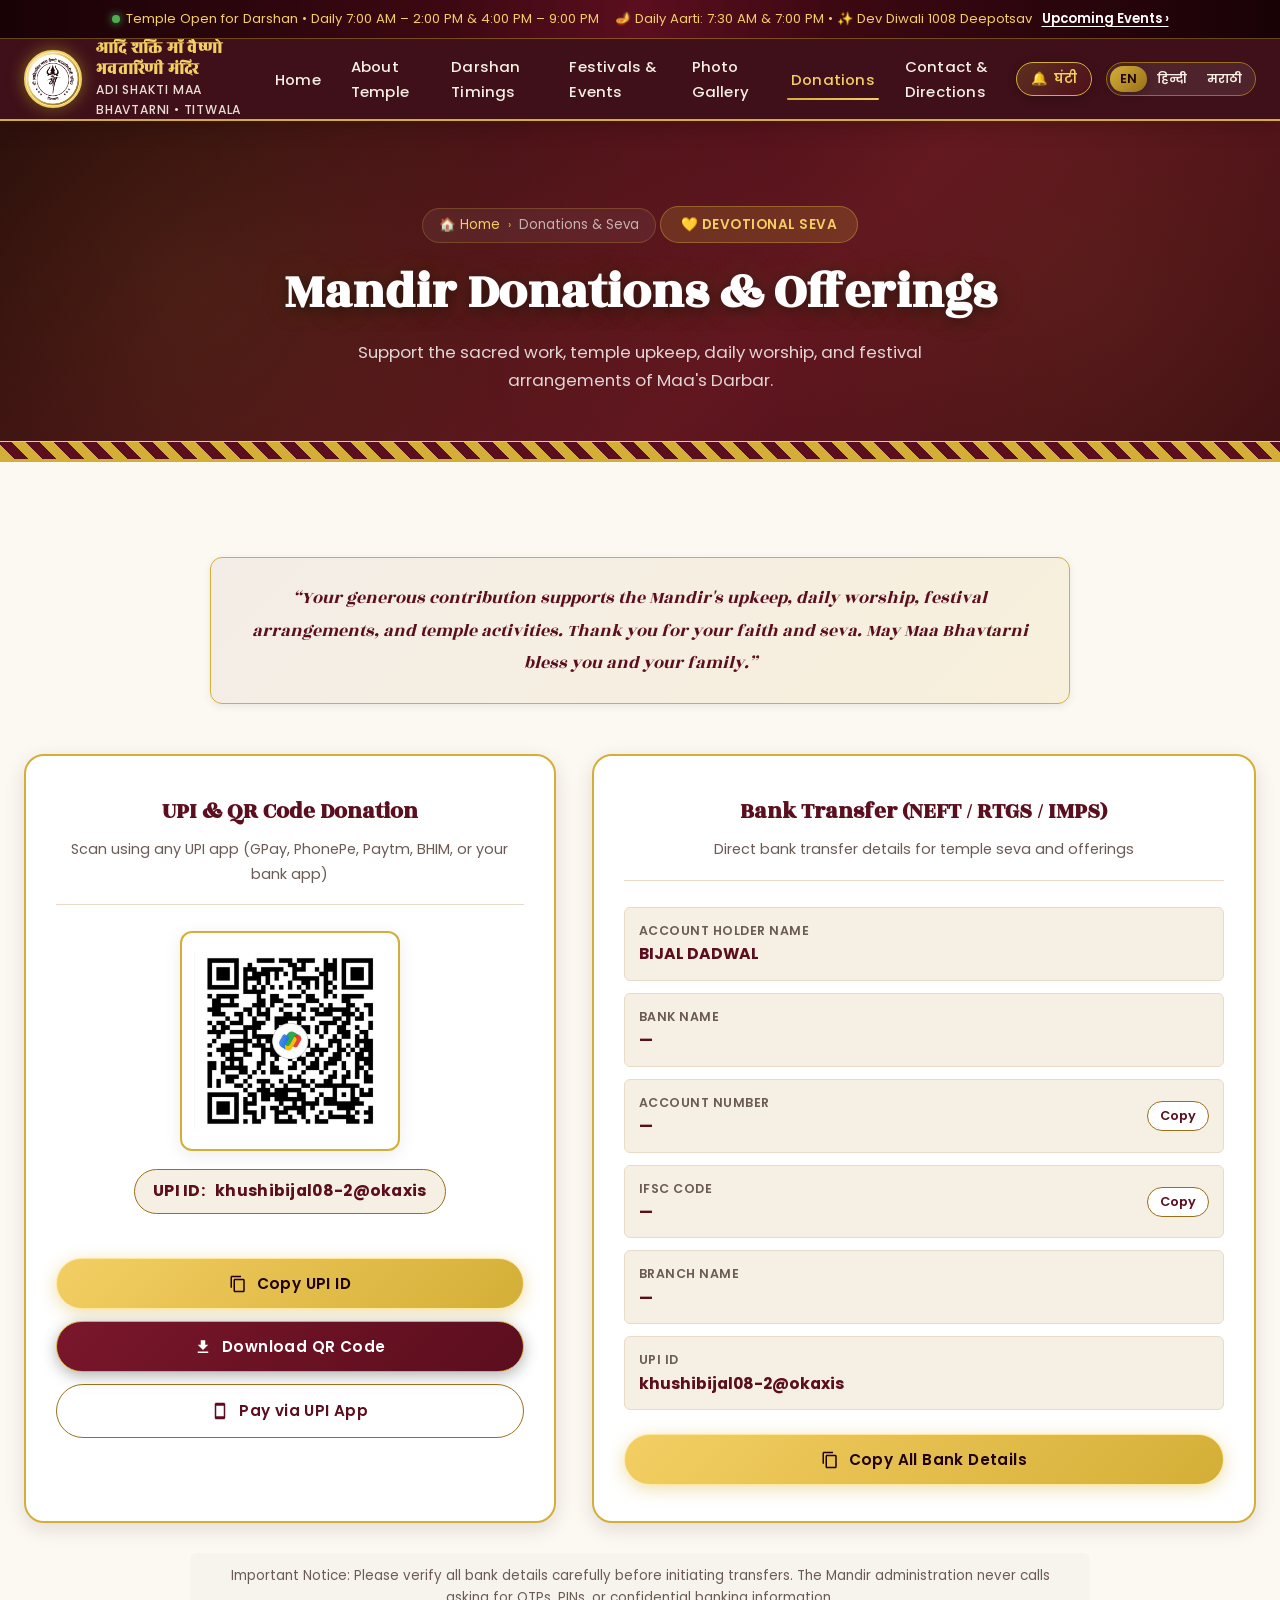
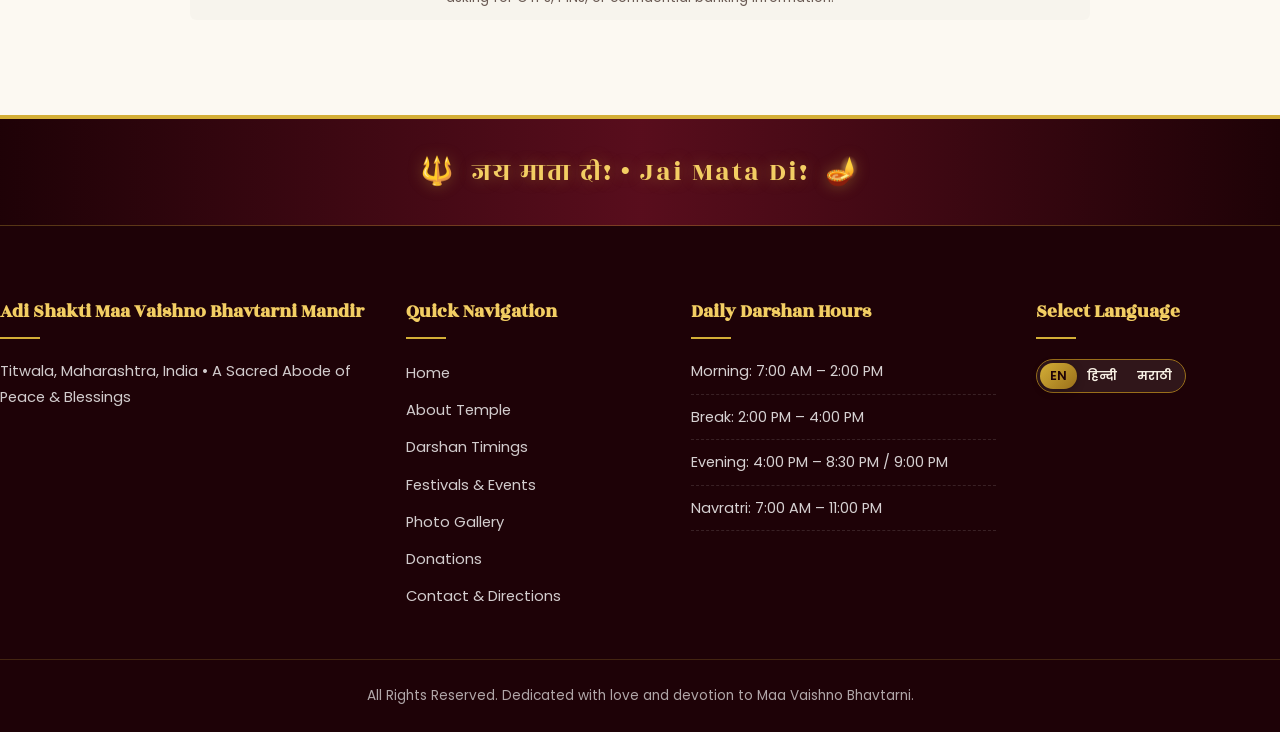
<file: donations.html>
<!DOCTYPE html>
<html lang="en">
<head>
  <meta charset="UTF-8">
  <meta name="viewport" content="width=device-width, initial-scale=1.0">
  <title data-i18n="pageTitles.donations">Donations & Seva | Adi Shakti Maa Vaishno Bhavtarni Mandir – Titwala</title>
  <meta name="description" content="Donate to Adi Shakti Maa Vaishno Bhavtarni Mandir via UPI, QR Code, or Bank Transfer. Support daily worship, festivals, and temple upkeep in Titwala, Maharashtra.">
  <meta name="robots" content="index, follow">
  <meta name="theme-color" content="#5B0E1E">
  <meta property="og:type" content="website">
  <meta property="og:url" content="https://maavaishnobhavtarni.org/donations.html">
  <link rel="canonical" href="https://maavaishnobhavtarni.org/donations.html">
  <meta property="og:title" content="Donations & Seva | Adi Shakti Maa Vaishno Bhavtarni Mandir">
  <meta property="og:image" content="./assets/images/temple-main.jpg">
  <link rel="icon" type="image/png" href="./assets/logo/temple-logo.png">
  <link rel="apple-touch-icon" href="./assets/logo/temple-logo.png">
  <link rel="preconnect" href="https://fonts.googleapis.com">
  <link rel="preconnect" href="https://fonts.gstatic.com" crossorigin>
  <link href="https://fonts.googleapis.com/css2?family=Cinzel:wght@500;700;800&family=Poppins:ital,wght@0,300;0,400;0,500;0,600;0,700;1,400&family=Rozha+One&family=Tiro+Devanagari+Hindi:ital@0;1&display=swap" rel="stylesheet">
  <link rel="stylesheet" href="./style.css">
  <link rel="stylesheet" href="./page-styles.css">
</head>
<body>

  <a href="#main-content" class="skip-link" data-i18n="nav.skipToMain">Skip to main content</a>

  <!-- HEADER -->
    <!-- TOP SACRED ANNOUNCEMENT BAR -->
  <div class="top-announcement-bar">
    <div class="container top-announcement-content">
      <div class="announcement-item">
        <span class="announcement-pulse-dot"></span>
        <span data-i18n="announcement.status">Temple Open for Darshan • Daily 7:00 AM – 2:00 PM & 4:00 PM – 9:00 PM</span>
      </div>
      <div class="announcement-item">
        <span data-i18n="announcement.aarti">🪔 Daily Aarti: 7:30 AM & 7:00 PM • ✨ Dev Diwali 1008 Deepotsav</span>
        <a href="./festivals.html" class="announcement-link" data-i18n="announcement.upcoming">Upcoming Events ›</a>
      </div>
    </div>
  </div>

  <header class="site-header" role="banner">
    <div class="container nav-container">
      <a href="./index.html" class="brand" aria-label="Adi Shakti Maa Vaishno Bhavtarni Mandir Homepage">
        <div class="brand-emblem">
          <img src="./assets/logo/temple-logo.png" alt="Maa Vaishno Bhavtarni Emblem" onerror="this.onerror=null;this.src='./assets/images/temple-main.jpg';">
        </div>
        <div class="brand-text">
          <span class="brand-name-devanagari">आदि शक्ति माँ वैष्णो भवतारिणी मंदिर</span>
          <span class="brand-name-english" data-i18n="nav.brandEnglish">Adi Shakti Maa Bhavtarni • Titwala</span>
        </div>
      </a>

            <nav class="nav-menu" role="navigation" aria-label="Main Navigation">
        <a href="./index.html" class="nav-link" data-i18n="nav.home">Home</a>
        <a href="./about.html" class="nav-link" data-i18n="nav.about">About Temple</a>
        <a href="./darshan.html" class="nav-link" data-i18n="nav.timings">Darshan & Timings</a>
        <a href="./festivals.html" class="nav-link" data-i18n="nav.festivals">Festivals & Events</a>
        <a href="./gallery.html" class="nav-link" data-i18n="nav.gallery">Photo Gallery</a>
        <a href="./donations.html" class="nav-link active current-page" data-i18n="nav.donations">Donations</a>
        <a href="./contact.html" class="nav-link" data-i18n="nav.contact">Contact & Directions</a>
              <div class="mobile-menu-language">
          <span class="mobile-menu-language-label" data-i18n="footer.language">Select Language</span>
          <div class="lang-btn-group" aria-label="Language selector">
            <button type="button" class="lang-btn active" data-lang="en" aria-label="English">EN</button>
            <button type="button" class="lang-btn" data-lang="hi" aria-label="हिन्दी">हिन्दी</button>
            <button type="button" class="lang-btn" data-lang="mr" aria-label="मराठी">मराठी</button>
          </div>
        </div></nav>

      <div class="header-actions">
        <button type="button" class="btn-bell-chime" id="btn-temple-bell" aria-label="Ring Sacred Temple Bell" title="Ring Temple Bell">
          <span class="bell-icon">🔔</span>
          <span class="bell-label">घंटी</span>
        </button>
        <div class="lang-selector" role="region" aria-label="Language Selector">
          <div class="lang-btn-group">
            <button type="button" class="lang-btn active" data-lang="en" aria-label="English">EN</button>
            <button type="button" class="lang-btn" data-lang="hi" aria-label="हिन्दी">हिन्दी</button>
            <button type="button" class="lang-btn" data-lang="mr" aria-label="मराठी">मराठी</button>
          </div>
        </div>
        <button class="mobile-nav-toggle" aria-label="Toggle navigation menu" aria-expanded="false">
          <span></span><span></span><span></span>
        </button>
      </div>
    </div>
  </header>

  <!-- MAIN CONTENT -->
  <main id="main-content">

    <!-- PAGE HERO -->
    <div class="page-hero">
      <div class="page-hero-content">
        <nav class="page-breadcrumb" aria-label="Breadcrumb">
          <a href="./index.html" data-i18n="breadcrumb.home">🏠 Home</a>
          <span class="sep">›</span>
          <span data-i18n="breadcrumb.donations">Donations & Seva</span>
        </nav>
        <div class="page-hero-badge" data-i18n="donationsPage.heroBadge">💛 Devotional Seva</div>
        <h1 class="page-hero-title" data-i18n="donations.title">Mandir Donations & Offerings</h1>
        <p class="page-hero-subtitle" data-i18n="donations.subtitle">Support the sacred work, temple upkeep, daily worship, and festival arrangements of Maa's Darbar.</p>
      </div>
    </div>

    <!-- -----------------------------------------------------------------------
         DONATION & SEVA SECTION
         ----------------------------------------------------------------------- -->
    <section id="donations" class="section-donations">
      <div class="container">

        <!-- Devotional Message -->
        <div class="donation-intro-quote animate-fade-up" data-i18n="donations.introQuote">
          "Your generous contribution supports the Mandir's upkeep, daily worship, festival arrangements, and temple activities. Thank you for your faith and seva. May Maa Bhavtarni bless you and your family."
        </div>

        <!-- 2 Donation Cards -->
        <div class="donations-grid">

          <!-- Card 1: Official QR Code & UPI -->
          <div class="donation-card animate-fade-up">
            <div class="donation-card-header">
              <h3 class="donation-card-title" data-i18n="donations.qrCardTitle">UPI & QR Code Donation</h3>
              <p class="donation-card-subtitle" data-i18n="donations.qrCardSubtitle">Scan using any UPI app (GPay, PhonePe, Paytm, BHIM, or your bank app)</p>
            </div>

            <div class="qr-container">
              <div class="qr-image-frame">
                <img src="./assets/donations/donation-qr.png" alt="Official Donation QR Code" id="donation-qr-img" onerror="this.onerror=null;this.src='./assets/images/temple-main.jpg';">
              </div>
              <div class="upi-id-pill">
                <span data-i18n="donationsPage.lblUpiId">UPI ID:</span>
                <span id="display-upi-id">—</span>
              </div>
            </div>

            <div class="donation-actions">
              <button type="button" class="btn btn-gold" id="btn-copy-upi">
                <svg width="18" height="18" viewBox="0 0 24 24" fill="currentColor"><path d="M16 1H4c-1.1 0-2 .9-2 2v14h2V3h12V1zm3 4H8c-1.1 0-2 .9-2 2v14c0 1.1.9 2 2 2h11c1.1 0 2-.9 2-2V7c0-1.1-.9-2-2-2zm0 16H8V7h11v14z"/></svg>
                <span data-i18n="donations.copyUpi">Copy UPI ID</span>
              </button>
              <button type="button" class="btn btn-maroon" id="btn-download-qr">
                <svg width="18" height="18" viewBox="0 0 24 24" fill="currentColor"><path d="M19 9h-4V3H9v6H5l7 7 7-7zM5 18v2h14v-2H5z"/></svg>
                <span data-i18n="donations.downloadQr">Download QR Code</span>
              </button>
              <a href="#" class="btn btn-outline-gold" id="btn-pay-upi" style="display:none;">
                <svg width="18" height="18" viewBox="0 0 24 24" fill="currentColor"><path d="M17 1.01L7 1c-1.1 0-2 .9-2 2v18c0 1.1.9 2 2 2h10c1.1 0 2-.9 2-2V3c0-1.1-.9-1.99-2-1.99zM17 19H7V5h10v14z"/></svg>
                <span data-i18n="donations.payViaUpi">Pay via UPI App</span>
              </a>
            </div>
          </div>

          <!-- Card 2: Bank Transfer -->
          <div class="donation-card animate-fade-up delay-1">
            <div class="donation-card-header">
              <h3 class="donation-card-title" data-i18n="donations.bankCardTitle">Bank Transfer (NEFT / RTGS / IMPS)</h3>
              <p class="donation-card-subtitle" data-i18n="donations.bankCardSubtitle">Direct bank transfer details for temple seva and offerings</p>
            </div>

            <div class="bank-details-list">
              <div class="bank-detail-item">
                <div class="bank-detail-info">
                  <span class="bank-detail-label" data-i18n="donations.lblAccHolder">Account Holder Name</span>
                  <span class="bank-detail-value" id="bank-acc-holder">—</span>
                </div>
              </div>

              <div class="bank-detail-item">
                <div class="bank-detail-info">
                  <span class="bank-detail-label" data-i18n="donations.lblBankName">Bank Name</span>
                  <span class="bank-detail-value" id="bank-name">—</span>
                </div>
              </div>

              <div class="bank-detail-item">
                <div class="bank-detail-info">
                  <span class="bank-detail-label" data-i18n="donations.lblAccNumber">Account Number</span>
                  <span class="bank-detail-value" id="bank-acc-number">—</span>
                </div>
                <button type="button" class="btn-copy-small" id="btn-copy-acc">
                  <span data-i18n="donations.copy">Copy</span>
                </button>
              </div>

              <div class="bank-detail-item">
                <div class="bank-detail-info">
                  <span class="bank-detail-label" data-i18n="donations.lblIfsc">IFSC Code</span>
                  <span class="bank-detail-value" id="bank-ifsc">—</span>
                </div>
                <button type="button" class="btn-copy-small" id="btn-copy-ifsc">
                  <span data-i18n="donations.copy">Copy</span>
                </button>
              </div>

              <div class="bank-detail-item">
                <div class="bank-detail-info">
                  <span class="bank-detail-label" data-i18n="donations.lblBranch">Branch Name</span>
                  <span class="bank-detail-value" id="bank-branch">—</span>
                </div>
              </div>

              <div class="bank-detail-item">
                <div class="bank-detail-info">
                  <span class="bank-detail-label" data-i18n="donations.lblUpiId">UPI ID</span>
                  <span class="bank-detail-value" id="bank-upi-id">—</span>
                </div>
              </div>
            </div>

            <button type="button" class="btn btn-gold" id="btn-copy-all-bank" style="margin-top:auto;">
              <svg width="18" height="18" viewBox="0 0 24 24" fill="currentColor"><path d="M16 1H4c-1.1 0-2 .9-2 2v14h2V3h12V1zm3 4H8c-1.1 0-2 .9-2 2v14c0 1.1.9 2 2 2h11c1.1 0 2-.9 2-2V7c0-1.1-.9-2-2-2zm0 16H8V7h11v14z"/></svg>
              <span data-i18n="donations.copyAllBank">Copy All Bank Details</span>
            </button>
          </div>

        </div>

        <!-- Disclaimer -->
        <p class="donation-disclaimer animate-fade-up" data-i18n="donations.disclaimer">
          Important Notice: Please verify all bank details carefully before initiating transfers. The Mandir administration never calls asking for OTPs, PINs, or confidential banking information.
        </p>

      </div>
    </section>

  </main>

  <!-- FOOTER -->
  <footer class="site-footer" role="contentinfo">
    <div class="footer-top-banner">
      <div class="container">
        <div class="footer-sacred-chant">
          <span>🔱</span>
          <span data-i18n="footer.chant">जय माता दी! • Jai Mata Di!</span>
          <span>🪔</span>
        </div>
      </div>
    </div>
    <div class="container footer-content">
      <div class="footer-grid">
        <div class="footer-col">
          <h3 class="footer-col-title" data-i18n="footer.templeName">Adi Shakti Maa Vaishno Bhavtarni Mandir</h3>
          <p class="footer-about-text" data-i18n="footer.tagline">Titwala, Maharashtra, India • A Sacred Abode of Peace & Blessings</p>
        </div>
        <div class="footer-col">
          <h4 class="footer-col-title" data-i18n="footer.quickLinks">Quick Navigation</h4>
                    <ul class="footer-links-list">
            <li><a href="./index.html" data-i18n="nav.home">Home</a></li>
            <li><a href="./about.html" data-i18n="nav.about">About Temple</a></li>
            <li><a href="./darshan.html" data-i18n="nav.timings">Darshan & Timings</a></li>
            <li><a href="./festivals.html" data-i18n="nav.festivals">Festivals & Events</a></li>
            <li><a href="./gallery.html" data-i18n="nav.gallery">Photo Gallery</a></li>
            <li><a href="./donations.html" data-i18n="nav.donations">Donations</a></li>
            <li><a href="./contact.html" data-i18n="nav.contact">Contact & Directions</a></li>
          </ul>
        </div>
        <div class="footer-col">
          <h4 class="footer-col-title" data-i18n="footer.timingsHeading">Daily Darshan Hours</h4>
          <ul class="footer-timings-list">
            <li data-i18n="footer.morning">Morning: 7:00 AM – 2:00 PM</li>
            <li data-i18n="footer.break">Break: 2:00 PM – 4:00 PM</li>
            <li data-i18n="footer.evening">Evening: 4:00 PM – 8:30 PM / 9:00 PM</li>
            <li data-i18n="footer.navratri">Navratri: 7:00 AM – 11:00 PM</li>
          </ul>
        </div>
        <div class="footer-col">
          <h4 class="footer-col-title" data-i18n="footer.language">Select Language</h4>
          <div class="lang-btn-group" style="display:inline-flex; margin-bottom:18px;">
            <button type="button" class="lang-btn active" data-lang="en">EN</button>
            <button type="button" class="lang-btn" data-lang="hi">हिन्दी</button>
            <button type="button" class="lang-btn" data-lang="mr">मराठी</button>
          </div>
        </div>
      </div>
    </div>
    <div class="footer-bottom">
      <div class="container">
        <p data-i18n="footer.rights">© Adi Shakti Maa Vaishno Bhavtarni Mandir Trust, Titwala. All Rights Reserved.</p>
      </div>
    </div>
  </footer>

  <button type="button" class="back-to-top" id="back-to-top-btn" aria-label="Back to Top">
    <svg viewBox="0 0 24 24"><path d="M7.41 15.41L12 10.83l4.59 4.58L18 14l-6-6-6 6z"/></svg>
  </button>
  <div class="toast-notice" id="toast-notice" role="status" aria-live="polite"></div>

  <script src="./script.js"></script>
</body>
</html>
</file>
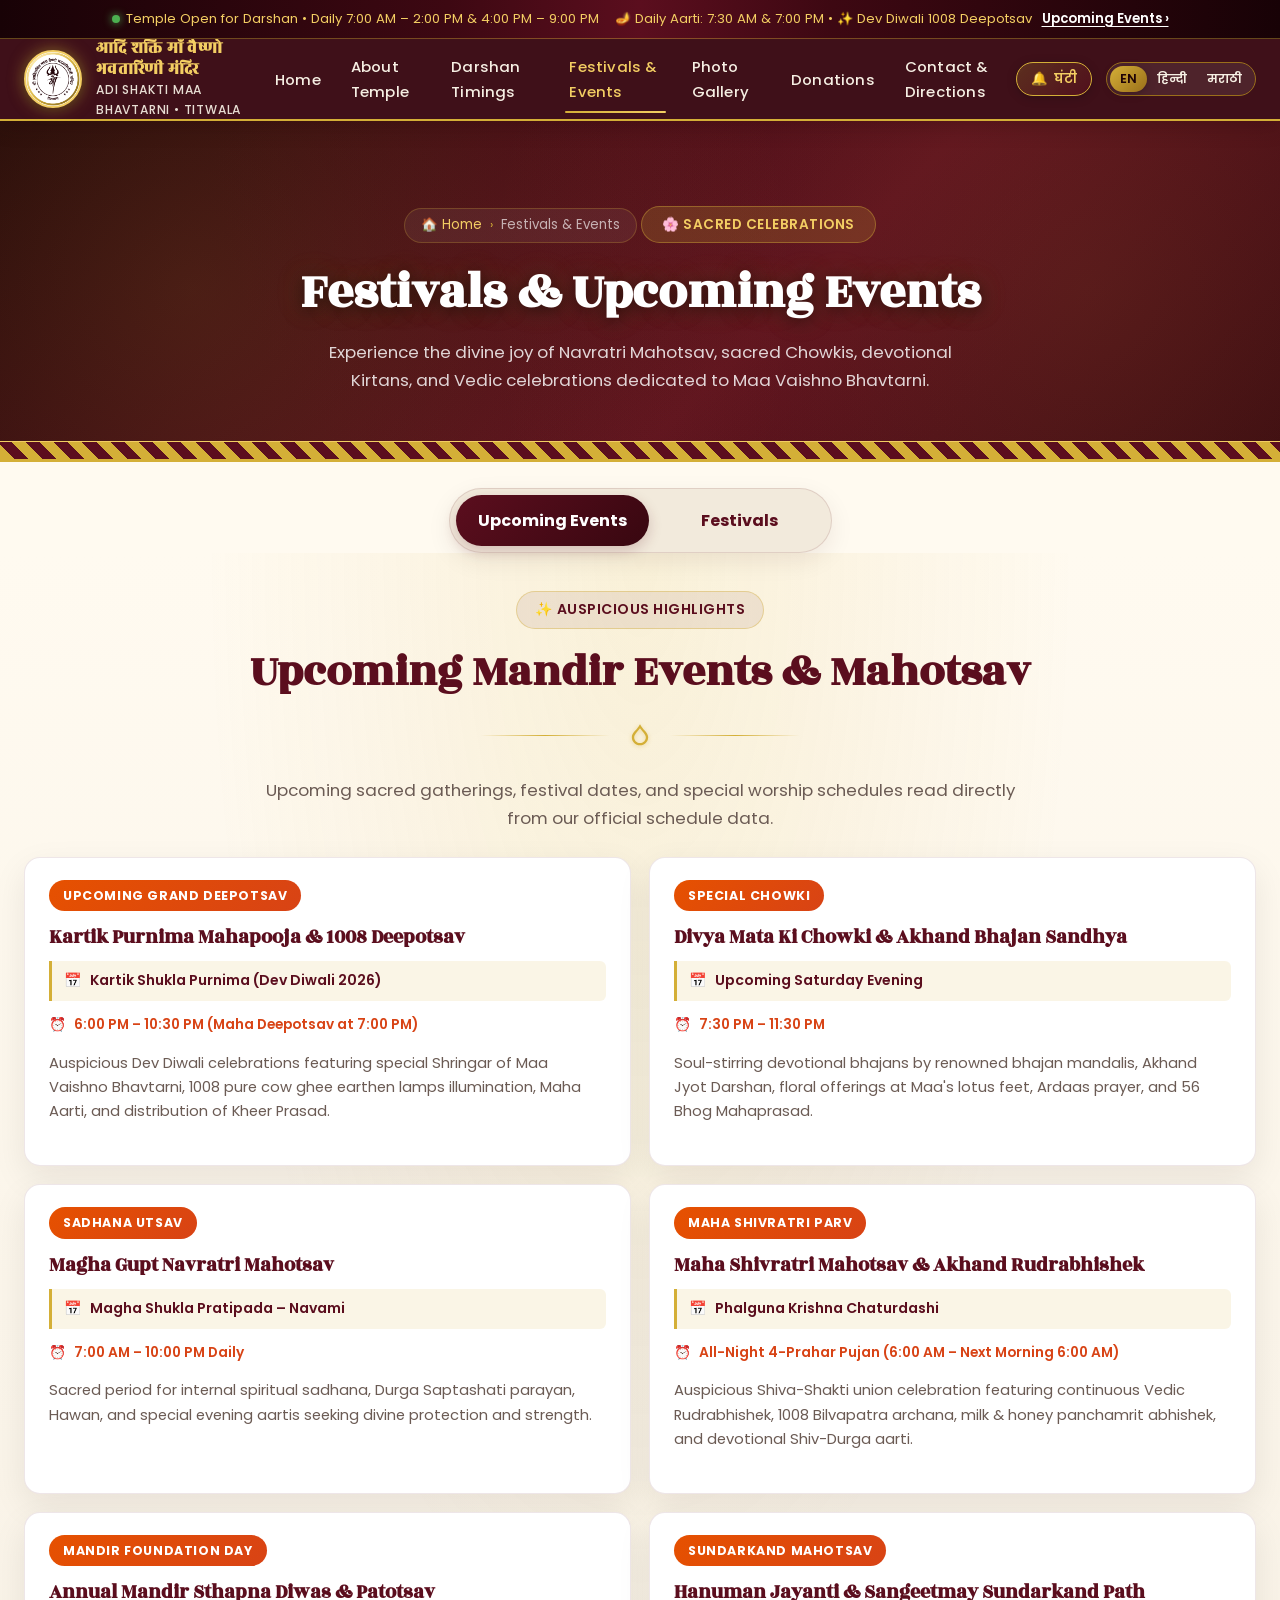
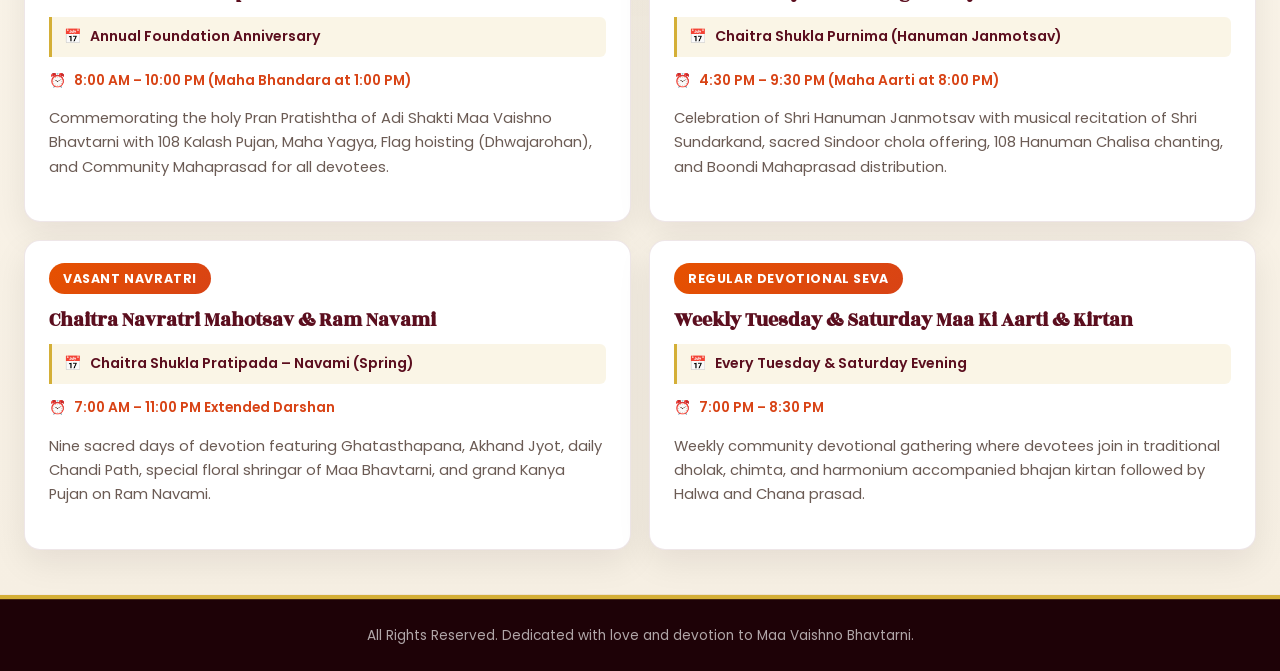
<file: festivals.html>
<!DOCTYPE html>
<html lang="en">
<head>
  <meta charset="UTF-8">
  <meta name="viewport" content="width=device-width, initial-scale=1.0">
  <title data-i18n="pageTitles.festivals">Festivals & Upcoming Events | Adi Shakti Maa Vaishno Bhavtarni Mandir – Titwala</title>
  <meta name="description" content="Explore upcoming festivals, Navratri Mahotsav, Chowki, Jagran, and special pujas at Adi Shakti Maa Vaishno Bhavtarni Mandir in Titwala, Maharashtra.">
  <meta name="keywords" content="Navratri Titwala, Maa Vaishno Chowki, Titwala Temple Festivals, Maa Bhavtarni Jagran, Titwala Mandir Events">
  <meta name="robots" content="index, follow">
  <meta name="theme-color" content="#5B0E1E">
  <meta property="og:type" content="website">
  <meta property="og:url" content="https://maavaishnobhavtarni.org/festivals.html">
  <link rel="canonical" href="https://maavaishnobhavtarni.org/festivals.html">
  <meta property="og:title" content="Festivals & Upcoming Events | Adi Shakti Maa Vaishno Bhavtarni Mandir">
  <meta property="og:description" content="Join sacred celebrations, Navratri Mahotsav, and devotional Chowkis at Adi Shakti Maa Vaishno Bhavtarni Mandir, Titwala.">
  <meta property="og:image" content="./assets/images/temple-main.jpg">
  <link rel="icon" type="image/png" href="./assets/logo/temple-logo.png">
  <link rel="apple-touch-icon" href="./assets/logo/temple-logo.png">
  <link rel="preconnect" href="https://fonts.googleapis.com">
  <link rel="preconnect" href="https://fonts.gstatic.com" crossorigin>
  <link href="https://fonts.googleapis.com/css2?family=Cinzel:wght@500;700;800&family=Poppins:ital,wght@0,300;0,400;0,500;0,600;0,700;1,400&family=Rozha+One&family=Tiro+Devanagari+Hindi:ital@0;1&display=swap" rel="stylesheet">
  <link rel="stylesheet" href="./style.css">
  <link rel="stylesheet" href="./page-styles.css">
</head>
<body>

  <a href="#main-content" class="skip-link" data-i18n="nav.skipToMain">Skip to main content</a>

  <!-- TOP SACRED ANNOUNCEMENT BAR -->
  <div class="top-announcement-bar">
    <div class="container top-announcement-content">
      <div class="announcement-item">
        <span class="announcement-pulse-dot"></span>
        <span id="announcement-status-text" data-i18n="announcement.status">Temple Open for Darshan • Daily 7:00 AM – 2:00 PM & 4:00 PM – 9:00 PM</span>
      </div>
      <div class="announcement-item">
        <span data-i18n="announcement.aarti">🪔 Daily Aarti: 7:30 AM & 7:00 PM • ✨ Dev Diwali 1008 Deepotsav</span>
        <a href="./festivals.html" class="announcement-link" data-i18n="announcement.upcoming">Upcoming Events ›</a>
      </div>
    </div>
  </div>

  <header class="site-header" role="banner">
    <div class="container nav-container">
      <a href="./index.html" class="brand" aria-label="Adi Shakti Maa Vaishno Bhavtarni Mandir Homepage">
        <div class="brand-emblem">
          <img src="./assets/logo/temple-logo.png" alt="Maa Vaishno Bhavtarni Emblem" onerror="this.onerror=null;this.src='./assets/images/temple-main.jpg';">
        </div>
        <div class="brand-text">
          <span class="brand-name-devanagari">आदि शक्ति माँ वैष्णो भवतारिणी मंदिर</span>
          <span class="brand-name-english" data-i18n="nav.brandEnglish">Adi Shakti Maa Bhavtarni • Titwala</span>
        </div>
      </a>

            <nav class="nav-menu" role="navigation" aria-label="Main Navigation">
        <a href="./index.html" class="nav-link" data-i18n="nav.home">Home</a>
        <a href="./about.html" class="nav-link" data-i18n="nav.about">About Temple</a>
        <a href="./darshan.html" class="nav-link" data-i18n="nav.timings">Darshan & Timings</a>
        <a href="./festivals.html" class="nav-link active current-page" data-i18n="nav.festivals">Festivals & Events</a>
        <a href="./gallery.html" class="nav-link" data-i18n="nav.gallery">Photo Gallery</a>
        <a href="./donations.html" class="nav-link" data-i18n="nav.donations">Donations</a>
        <a href="./contact.html" class="nav-link" data-i18n="nav.contact">Contact & Directions</a>
              <div class="mobile-menu-language">
          <span class="mobile-menu-language-label" data-i18n="footer.language">Select Language</span>
          <div class="lang-btn-group" aria-label="Language selector">
            <button type="button" class="lang-btn active" data-lang="en" aria-label="English">EN</button>
            <button type="button" class="lang-btn" data-lang="hi" aria-label="हिन्दी">हिन्दी</button>
            <button type="button" class="lang-btn" data-lang="mr" aria-label="मराठी">मराठी</button>
          </div>
        </div></nav>

      <div class="header-actions">
        <button type="button" class="btn-bell-chime" id="btn-temple-bell" aria-label="Ring Sacred Temple Bell" title="Ring Temple Bell">
          <span class="bell-icon">🔔</span>
          <span class="bell-label">घंटी</span>
        </button>
        <div class="lang-selector" role="region" aria-label="Language Selector">
          <div class="lang-btn-group">
            <button type="button" class="lang-btn active" data-lang="en">EN</button>
            <button type="button" class="lang-btn" data-lang="hi">हिन्दी</button>
            <button type="button" class="lang-btn" data-lang="mr">मराठी</button>
          </div>
        </div>
        <button class="mobile-nav-toggle" aria-label="Toggle navigation menu" aria-expanded="false">
          <span></span><span></span><span></span>
        </button>
      </div>
    </div>
  </header>

  <!-- MAIN CONTENT -->
  <main id="main-content">

    <!-- PAGE HERO -->
    <div class="page-hero">
      <div class="page-hero-content">
        <nav class="page-breadcrumb" aria-label="Breadcrumb">
          <a href="./index.html" data-i18n="breadcrumb.home">🏠 Home</a>
          <span class="sep">›</span>
          <span data-i18n="breadcrumb.festivals">Festivals & Events</span>
        </nav>
        <div class="page-hero-badge" data-i18n="festivalsPage.heroBadge">🌸 Sacred Celebrations</div>
        <h1 class="page-hero-title" data-i18n="festivalsPage.heroTitle">Festivals & Upcoming Events</h1>
        <p class="page-hero-subtitle" data-i18n="festivalsPage.heroSubtitle">Experience the divine joy of Navratri Mahotsav, sacred Chowkis, devotional Kirtans, and Vedic celebrations dedicated to Maa Vaishno Bhavtarni.</p>
      </div>
    </div>

    <div class="festival-view-switch-wrap">
      <div class="festival-view-switch" role="tablist" aria-label="Choose event view">
        <button type="button" class="festival-view-tab active" id="tab-upcoming" role="tab" aria-selected="true" aria-controls="upcoming-events-section" data-view="upcoming" data-i18n="festivalsPage.tabUpcoming">Upcoming Events</button>
        <button type="button" class="festival-view-tab" id="tab-festivals" role="tab" aria-selected="false" aria-controls="festivals" data-view="festivals" data-i18n="festivalsPage.tabFestivals">Festivals</button>
      </div>
    </div>

    <!-- Upcoming events card view -->
    <section class="section-upcoming-events festival-view-panel active" id="upcoming-events-section" role="tabpanel" aria-labelledby="tab-upcoming">
      <div class="container">

        <div class="section-header">
          <span class="sacred-badge" data-i18n="festivalsPage.upcomingBadge">✨ Auspicious Highlights</span>
          <h2 class="section-title" data-i18n="festivalsPage.upcomingTitle">Upcoming Mandir Events & Mahotsav</h2>
          <div class="lotus-divider">
            <svg viewBox="0 0 24 24"><path d="M12 2C9.5 7 5 9 5 13c0 3.87 3.13 7 7 7s7-3.13 7-7c0-4-4.5-6-7-11zm0 16c-2.76 0-5-2.24-5-5 0-2.43 2.76-4.5 5-7.74 2.24 3.24 5 5.31 5 7.74 0 2.76-2.24 5-5 5z"/></svg>
          </div>
          <p class="section-subtitle" data-i18n="festivalsPage.upcomingSubtitle">Upcoming sacred gatherings, festival dates, and special worship schedules read directly from our official schedule data.</p>
        </div>

        <!--
          UPCOMING EVENTS DATA:
          script.js renders cards into #upcoming-events-container.
          Data comes from events.json (with the bundled TEMPLE_CONFIG.festivals fallback).
          Set "isUpcoming": true on an event there to show it in this section.
        -->
        <div class="upcoming-events-grid" id="upcoming-events-container"></div>
      </div>
    </section>
  <!-- Festival directory view -->
  <section id="festivals" class="section-festivals festival-view-panel" role="tabpanel" aria-labelledby="tab-festivals" hidden>
    <div class="container">
      <div class="section-header">
        <span class="sacred-badge" data-i18n="festivalsPage.annualBadge">Annual Celebrations</span>
        <h2 class="section-title" data-i18n="festivalsPage.annualTitle">All Festivals & Special Pujas</h2>
        <div class="lotus-divider"><svg viewBox="0 0 24 24"><path d="M12 2C9.5 7 5 9 5 13c0 3.87 3.13 7 7 7s7-3.13 7-7c0-4-4.5-6-7-11zm0 16c-2.76 0-5-2.24-5-5 0-2.43 2.76-4.5 5-7.74 2.24 3.24 5 5.31 5 7.74 0 2.76-2.24 5-5 5z"/></svg></div>
        <p class="section-subtitle" data-i18n="festivalsPage.annualSubtitle">Filter and explore the full calendar of annual Mahotsavs, Chowkis, and ritual pujas celebrated at Titwala Dham.</p>
      </div>
      <div class="filter-tabs" role="tablist" aria-label="Filter festivals">
        <button type="button" class="filter-tab festival-filter-tab active" data-filter="all" data-i18n="festivals.filterAll">All Events</button>
        <button type="button" class="filter-tab festival-filter-tab" data-filter="navratri" data-i18n="festivals.filterNavratri">Navratri Mahotsav</button>
        <button type="button" class="filter-tab festival-filter-tab" data-filter="chowki" data-i18n="festivals.filterChowki">Chowki & Kirtan</button>
        <button type="button" class="filter-tab festival-filter-tab" data-filter="pujas" data-i18n="festivals.filterPujas">Special Pujas</button>
      </div>
      <!--
        FESTIVALS DATA:
        script.js renders the full event list into #events-grid-container.
        Category buttons filter events by each entry's "category" in events.json.
      -->
      <div class="events-grid" id="events-grid-container"></div>
    </div>
  </section>

  <div class="event-modal-overlay" id="event-modal" role="dialog" aria-modal="true" aria-label="Festival Event Details">
    <div class="event-modal-card">
      <button type="button" class="event-modal-close" id="event-modal-close" aria-label="Close Modal">✕</button>
      <div id="event-modal-content"></div>
    </div>
  </div>
  </main>

  <footer class="site-footer" role="contentinfo">
    <div class="footer-bottom">
      <div class="container">
        <p data-i18n="footer.rights">© Adi Shakti Maa Vaishno Bhavtarni Mandir Trust, Titwala. All Rights Reserved.</p>
      </div>
    </div>
  </footer>

  <button type="button" class="back-to-top" id="back-to-top-btn" aria-label="Back to Top">
    <svg viewBox="0 0 24 24"><path d="M7.41 15.41L12 10.83l4.59 4.58L18 14l-6-6-6 6z"/></svg>
  </button>
  <div class="toast-notice" id="toast-notice" role="status" aria-live="polite"></div>

  <script src="./script.js"></script>
</body>
</html>
</file>
<file: style.css>
/* ==========================================================================
   ADI SHAKTI MAA VAISHNO BHAVTARNI MANDIR - TITWALA, MAHARASHTRA
   Production Stylesheet • Spiritual, Elegant, Responsive Devotional Design
   ========================================================================== */

/* --------------------------------------------------------------------------
   1. CSS Variables & Theme Configuration
   -------------------------------------------------------------------------- */
:root {
  /* Divine Color Palette */
  --color-maroon-darkest: #1E0207;
  --color-maroon-dark: #380710;
  --color-maroon-primary: #5B0E1E;
  --color-maroon-mid: #7A162B;
  --color-maroon-light: #942038;
  
  --color-saffron-primary: #E65100;
  --color-saffron-warm: #D84315;
  --color-vermilion: #C62828;
  
  --color-gold-deep: #9A6F1A;
  --color-gold-primary: #D4AF37;
  --color-gold-light: #F3CE63;
  --color-gold-glow: #FFE699;
  --color-gold-pale: #FFF7DB;

  --color-ivory-bg: #FCF9F2;
  --color-ivory-card: #FFFFFF;
  --color-ivory-warm: #F6EFE3;
  --color-ivory-border: #E8DCC8;

  --color-text-dark: #2B1D19;
  --color-text-muted: #6B5B54;
  --color-text-light: #FBF8F1;
  --color-text-gold: #E5B83B;

  /* Typography */
  --font-serif: 'Rozha One', 'Cinzel', 'Noto Serif Devanagari', 'Georgia', serif;
  --font-heading: 'Rozha One', 'Cinzel', 'Tiro Devanagari Hindi', 'Georgia', serif;
  --font-sans: 'Poppins', 'Tiro Devanagari Hindi', -apple-system, BlinkMacSystemFont, 'Segoe UI', Roboto, sans-serif;
  
  /* Elevation & Shadows */
  --shadow-sm: 0 2px 8px rgba(30, 2, 7, 0.08);
  --shadow-md: 0 6px 20px rgba(30, 2, 7, 0.12);
  --shadow-lg: 0 12px 36px rgba(30, 2, 7, 0.18);
  --shadow-gold: 0 4px 20px rgba(212, 175, 55, 0.28);
  --shadow-inner-gold: inset 0 0 15px rgba(212, 175, 55, 0.2);

  /* Borders & Radius */
  --radius-sm: 6px;
  --radius-md: 12px;
  --radius-lg: 20px;
  --radius-full: 9999px;

  /* Transitions */
  --transition-fast: 0.2s ease;
  --transition-smooth: 0.35s cubic-bezier(0.4, 0, 0.2, 1);
  --transition-slow: 0.5s cubic-bezier(0.4, 0, 0.2, 1);

  /* Layout */
  --header-height: 80px;
  --container-max-width: 1280px;
}

/* --------------------------------------------------------------------------
   2. Reset & Base Elements
   -------------------------------------------------------------------------- */
*, *::before, *::after {
  box-sizing: border-box;
  margin: 0;
  padding: 0;
}

html {
  font-size: 16px;
  scroll-behavior: smooth;
  scroll-padding-top: calc(var(--header-height) + 16px);
  -webkit-text-size-adjust: 100%;
}

body {
  font-family: var(--font-sans);
  background-color: var(--color-ivory-bg);
  color: var(--color-text-dark);
  line-height: 1.7;
  overflow-x: hidden;
  position: relative;
  min-height: 100vh;
}

/* Subtle devotional background pattern */
body::before {
  content: "";
  position: fixed;
  top: 0;
  left: 0;
  width: 100%;
  height: 100%;
  pointer-events: none;
  background-image: 
    radial-gradient(circle at 50% 50%, rgba(212, 175, 55, 0.03) 0%, transparent 60%),
    radial-gradient(circle at 10% 20%, rgba(91, 14, 30, 0.02) 0%, transparent 40%),
    radial-gradient(circle at 90% 80%, rgba(230, 81, 0, 0.02) 0%, transparent 40%);
  z-index: -1;
}

img {
  max-width: 100%;
  height: auto;
  display: block;
}

a {
  color: inherit;
  text-decoration: none;
  transition: color var(--transition-fast);
}

button {
  font-family: inherit;
  cursor: pointer;
  border: none;
  outline: none;
  background: none;
  transition: all var(--transition-fast);
}

ul, ol {
  list-style: none;
}

/* Accessible Skip Link */
.skip-link {
  position: absolute;
  top: -60px;
  left: 20px;
  background: var(--color-gold-primary);
  color: var(--color-maroon-darkest);
  padding: 10px 18px;
  font-weight: 600;
  border-radius: var(--radius-sm);
  z-index: 9999;
  transition: top 0.2s ease;
}
.skip-link:focus {
  top: 15px;
}

/* Accessibility Focus Outline */
:focus-visible {
  outline: 3px solid var(--color-gold-primary);
  outline-offset: 3px;
}

/* Container */
.container {
  width: 100%;
  max-width: var(--container-max-width);
  margin-left: auto;
  margin-right: auto;
  padding-left: 24px;
  padding-right: 24px;
}

/* --------------------------------------------------------------------------
   3. Sacred Ornaments & Dividers
   -------------------------------------------------------------------------- */
.section-header {
  text-align: center;
  max-width: 780px;
  margin: 0 auto 50px auto;
}

.sacred-badge {
  display: inline-flex;
  align-items: center;
  gap: 8px;
  background: rgba(91, 14, 30, 0.08);
  color: var(--color-maroon-primary);
  border: 1px solid rgba(212, 175, 55, 0.4);
  padding: 6px 18px;
  border-radius: var(--radius-full);
  font-size: 0.88rem;
  font-weight: 600;
  letter-spacing: 0.5px;
  text-transform: uppercase;
  margin-bottom: 14px;
}

.sacred-badge.light {
  background: rgba(255, 255, 255, 0.12);
  color: var(--color-gold-light);
  border-color: rgba(243, 206, 99, 0.35);
}

.section-title {
  font-family: var(--font-heading);
  font-size: clamp(1.9rem, 4vw, 2.8rem);
  color: var(--color-maroon-primary);
  margin-bottom: 16px;
  line-height: 1.3;
}

.section-title.light {
  color: var(--color-ivory-card);
}

.section-subtitle {
  color: var(--color-text-muted);
  font-size: 1.05rem;
  line-height: 1.7;
}

.section-subtitle.light {
  color: rgba(255, 255, 255, 0.85);
}

/* Golden Lotus & Diya Divider */
.lotus-divider {
  display: flex;
  align-items: center;
  justify-content: center;
  gap: 16px;
  margin: 20px auto 26px auto;
  width: 100%;
  max-width: 320px;
}

.lotus-divider::before,
.lotus-divider::after {
  content: "";
  flex: 1;
  height: 1px;
  background: linear-gradient(90deg, transparent, var(--color-gold-primary), transparent);
}

.lotus-divider svg {
  width: 28px;
  height: 28px;
  fill: var(--color-gold-primary);
  filter: drop-shadow(0 1px 2px rgba(212, 175, 55, 0.4));
}

/* --------------------------------------------------------------------------
   4. Header & Navigation Bar
   -------------------------------------------------------------------------- */
.site-header {
  position: sticky;
  top: 0;
  left: 0;
  width: 100%;
  z-index: 1000;
  background: rgba(56, 7, 16, 0.96);
  backdrop-filter: blur(12px);
  -webkit-backdrop-filter: blur(12px);
  border-bottom: 2px solid var(--color-gold-primary);
  box-shadow: 0 4px 20px rgba(30, 2, 7, 0.25);
  transition: all var(--transition-smooth);
}

.site-header.scrolled {
  background: rgba(30, 2, 7, 0.98);
  box-shadow: 0 6px 25px rgba(0, 0, 0, 0.4);
}

.nav-container {
  display: flex;
  align-items: center;
  justify-content: space-between;
  height: var(--header-height);
  position: relative;
}

/* Temple Logo Branding */
.brand {
  display: flex;
  align-items: center;
  gap: 14px;
  text-decoration: none;
  z-index: 1010;
}

.brand-emblem {
  width: 58px;
  height: 58px;
  border-radius: var(--radius-full);
  border: 2.5px solid var(--color-gold-light);
  background: #FFFFFF;
  display: flex;
  align-items: center;
  justify-content: center;
  box-shadow: 0 0 16px rgba(212, 175, 55, 0.55), 0 2px 10px rgba(0, 0, 0, 0.45);
  overflow: hidden;
  flex-shrink: 0;
  transition: transform var(--transition-fast), box-shadow var(--transition-fast);
}

.brand:hover .brand-emblem {
  transform: scale(1.06);
  box-shadow: 0 0 24px rgba(212, 175, 55, 0.8), 0 4px 14px rgba(0, 0, 0, 0.5);
  border-color: #FFFFFF;
}

.brand-emblem img {
  width: 100%;
  height: 100%;
  object-fit: contain;
  display: block;
}

.brand-text {
  display: flex;
  flex-direction: column;
}

.brand-name-devanagari {
  font-family: var(--font-heading);
  font-size: 1.05rem;
  color: var(--color-gold-light);
  line-height: 1.25;
  font-weight: 700;
  letter-spacing: 0.3px;
}

.brand-name-english {
  font-size: 0.76rem;
  color: var(--color-ivory-warm);
  letter-spacing: 0.8px;
  text-transform: uppercase;
  font-weight: 500;
  opacity: 0.92;
}

/* Nav Menu Links */
.nav-menu {
  display: flex;
  align-items: center;
  gap: 22px;
}

.nav-link {
  color: var(--color-ivory-warm);
  font-size: 0.93rem;
  font-weight: 500;
  padding: 8px 4px;
  position: relative;
  letter-spacing: 0.2px;
  transition: color var(--transition-fast);
}

.nav-link::after {
  content: "";
  position: absolute;
  bottom: 0;
  left: 0;
  width: 0%;
  height: 2px;
  background: linear-gradient(90deg, var(--color-gold-primary), var(--color-gold-light));
  transition: width var(--transition-smooth);
  border-radius: var(--radius-full);
}

.nav-link:hover,
.nav-link.active {
  color: var(--color-gold-light);
}

.nav-link:hover::after,
.nav-link.active::after {
  width: 100%;
}

/* Header Actions: Language Selector & Mobile Hamburger */
.header-actions {
  display: flex;
  align-items: center;
  gap: 14px;
}

/* Language Selector */
.lang-selector {
  position: relative;
}

.lang-btn-group {
  display: flex;
  align-items: center;
  background: rgba(255, 255, 255, 0.08);
  border: 1px solid var(--color-gold-deep);
  border-radius: var(--radius-full);
  padding: 3px;
}

.lang-btn {
  padding: 4px 10px;
  border-radius: var(--radius-full);
  font-size: 0.78rem;
  font-weight: 600;
  color: var(--color-ivory-warm);
  transition: all var(--transition-fast);
}

.lang-btn:hover {
  color: var(--color-gold-light);
}

.lang-btn.active {
  background: linear-gradient(135deg, var(--color-gold-primary), var(--color-gold-deep));
  color: var(--color-maroon-darkest);
  box-shadow: 0 2px 8px rgba(0, 0, 0, 0.25);
}

/* Mobile Toggle Hamburger */
.mobile-nav-toggle {
  display: none;
  flex-direction: column;
  justify-content: space-between;
  width: 32px;
  height: 22px;
  background: transparent;
  cursor: pointer;
  z-index: 1010;
}

.mobile-nav-toggle span {
  display: block;
  height: 2.5px;
  width: 100%;
  background: var(--color-gold-primary);
  border-radius: 2px;
  transition: all 0.3s cubic-bezier(0.4, 0, 0.2, 1);
}

.mobile-nav-toggle.open span:nth-child(1) {
  transform: translateY(9.5px) rotate(45deg);
}

.mobile-nav-toggle.open span:nth-child(2) {
  opacity: 0;
  transform: translateX(-10px);
}

.mobile-nav-toggle.open span:nth-child(3) {
  transform: translateY(-9.5px) rotate(-45deg);
}

/* --------------------------------------------------------------------------
   5. Hero Section
   -------------------------------------------------------------------------- */
.hero-section {
  position: relative;
  min-height: 68vh;
  display: flex;
  align-items: center;
  justify-content: center;
  text-align: center;
  padding: 72px 0 54px;
  background-color: var(--color-maroon-darkest);
  overflow: hidden;
}

/* Hero Background Slideshow with 3 Authentic Temple Photos */
.hero-bg-wrapper {
  position: absolute;
  top: 0;
  left: 0;
  width: 100%;
  height: 100%;
  z-index: 1;
  overflow: hidden;
}

.hero-bg-slide {
  position: absolute;
  top: 0;
  left: 0;
  width: 100%;
  height: 100%;
  background-size: cover;
  background-position: center 25%;
  opacity: 0;
  transform: scale(1.05);
  transition: opacity 1.2s cubic-bezier(0.4, 0, 0.2, 1), transform 6s ease-out;
  filter: brightness(0.72) saturate(1.15);
}

.hero-bg-slide.active {
  opacity: 1;
  transform: scale(1);
  z-index: 2;
}

.hero-overlay {
  position: absolute;
  top: 0;
  left: 0;
  width: 100%;
  height: 100%;
  background: radial-gradient(circle at center, rgba(91, 14, 30, 0.68) 0%, rgba(30, 2, 7, 0.92) 85%);
  mix-blend-mode: multiply;
  z-index: 3;
}

/* Hero Slide Navigation Controls */
.hero-slide-nav {
  position: absolute;
  top: 50%;
  transform: translateY(-50%);
  width: 48px;
  height: 48px;
  border-radius: var(--radius-full);
  background: rgba(30, 2, 7, 0.65);
  color: var(--color-gold-light);
  border: 1.5px solid var(--color-gold-primary);
  display: flex;
  align-items: center;
  justify-content: center;
  font-size: 1.4rem;
  cursor: pointer;
  z-index: 20;
  transition: all var(--transition-fast);
  backdrop-filter: blur(4px);
}

.hero-slide-nav:hover {
  background: var(--color-gold-primary);
  color: var(--color-maroon-darkest);
  transform: translateY(-50%) scale(1.1);
}

.hero-nav-prev { left: 20px; }
.hero-nav-next { right: 20px; }

/* Active Photo Indicator Pill on Hero */
.hero-photo-indicator {
  display: inline-flex;
  align-items: center;
  justify-content: center;
  gap: 8px;
  background: rgba(18, 1, 4, 0.85);
  border: 1px solid var(--color-gold-primary);
  color: var(--color-gold-light);
  box-sizing: border-box;
  max-width: 100%;
  min-height: 44px;
  padding: 8px 14px;
  border-radius: var(--radius-full);
  font-size: 0.92rem;
  font-weight: 600;
  letter-spacing: 0.2px;
  margin-bottom: 16px;
  box-shadow: 0 4px 15px rgba(0, 0, 0, 0.4);
}

.hero-photo-indicator #hero-photo-name {
  white-space: nowrap;
}

/* Hero 3 Dots Navigation */
.hero-slide-dots {
  display: flex;
  justify-content: center;
  align-items: center;
  gap: 10px;
  margin-bottom: 16px;
}

.hero-dot {
  width: 12px;
  height: 12px;
  border-radius: var(--radius-full);
  background: rgba(255, 255, 255, 0.35);
  border: 1px solid var(--color-gold-deep);
  cursor: pointer;
  transition: all var(--transition-smooth);
}

.hero-dot:hover {
  background: var(--color-gold-light);
}

.hero-dot.active {
  width: 32px;
  background: linear-gradient(90deg, var(--color-gold-primary), var(--color-gold-light));
  box-shadow: 0 0 12px rgba(212, 175, 55, 0.7);
}

.hero-ornament-border {
  position: absolute;
  bottom: 0;
  left: 0;
  width: 100%;
  height: 18px;
  background: repeating-linear-gradient(
    45deg,
    var(--color-gold-primary),
    var(--color-gold-primary) 10px,
    var(--color-maroon-primary) 10px,
    var(--color-maroon-primary) 20px
  );
  border-top: 1px solid var(--color-gold-light);
  z-index: 5;
}

.hero-content {
  position: relative;
  z-index: 10;
  max-width: 920px;
  margin: 0 auto;
}

/* Sacred Jai Mata Di Banner */
.hero-sacred-chant {
  display: inline-flex;
  align-items: center;
  justify-content: center;
  gap: 9px;
  background: linear-gradient(135deg, rgba(212, 175, 55, 0.2), rgba(91, 14, 30, 0.5));
  border: 1px solid var(--color-gold-primary);
  color: var(--color-gold-light);
  box-sizing: border-box;
  max-width: 100%;
  min-height: 44px;
  padding: 8px 14px;
  border-radius: var(--radius-full);
  font-size: 0.92rem;
  font-weight: 700;
  letter-spacing: 0.2px;
  margin-bottom: 16px;
  box-shadow: 0 4px 20px rgba(0, 0, 0, 0.4);
  animation: pulse-glow 3s infinite ease-in-out;
}

.hero-sacred-chant span:nth-child(2) {
  white-space: nowrap;
}

@media (max-width: 480px) {
  .hero-photo-indicator,
  .hero-sacred-chant {
    gap: 6px;
    padding: 8px 10px;
    font-size: clamp(0.7rem, 3.1vw, 0.88rem);
    letter-spacing: 0;
  }
}

@keyframes pulse-glow {
  0%, 100% {
    box-shadow: 0 4px 15px rgba(212, 175, 55, 0.3);
  }
  50% {
    box-shadow: 0 4px 30px rgba(212, 175, 55, 0.65);
  }
}

.hero-title {
  font-family: var(--font-heading);
  font-size: clamp(2.1rem, 5vw, 3.45rem);
  color: #FFFFFF;
  line-height: 1.22;
  margin-bottom: 12px;
  text-shadow: 0 3px 15px rgba(0, 0, 0, 0.8), 0 0 30px rgba(212, 175, 55, 0.3);
}

.hero-location-badge {
  display: inline-flex;
  align-items: center;
  gap: 8px;
  color: var(--color-gold-light);
  font-size: 1.05rem;
  font-weight: 500;
  letter-spacing: 0.8px;
  margin-bottom: 22px;
}

.hero-quote-box {
  background: rgba(20, 2, 5, 0.65);
  backdrop-filter: blur(8px);
  -webkit-backdrop-filter: blur(8px);
  border: 1px solid rgba(212, 175, 55, 0.4);
  border-left: 4px solid var(--color-gold-primary);
  border-right: 4px solid var(--color-gold-primary);
  max-width: 760px;
  margin: 0 auto 22px;
  padding: 15px 22px;
  border-radius: var(--radius-md);
  margin-bottom: 34px;
  box-shadow: 0 8px 30px rgba(0, 0, 0, 0.4);
}

.hero-quote {
  font-family: var(--font-serif);
  font-size: clamp(1.05rem, 2vw, 1.25rem);
  color: var(--color-ivory-warm);
  font-style: italic;
  line-height: 1.6;
  display: -webkit-box;
  -webkit-box-orient: vertical;
  -webkit-line-clamp: 3;
  overflow: hidden;
}

/* Call To Action Buttons */
.hero-cta-group {
  display: flex;
  align-items: center;
  justify-content: center;
  flex-wrap: wrap;
  gap: 16px;
  margin-bottom: 24px;
}

.btn {
  display: inline-flex;
  align-items: center;
  justify-content: center;
  gap: 10px;
  padding: 13px 26px;
  border-radius: var(--radius-full);
  font-size: 0.95rem;
  font-weight: 600;
  letter-spacing: 0.4px;
  transition: all var(--transition-smooth);
  cursor: pointer;
}

.btn-gold {
  background: linear-gradient(135deg, var(--color-gold-light), var(--color-gold-primary));
  color: var(--color-maroon-darkest);
  box-shadow: 0 4px 18px rgba(212, 175, 55, 0.4);
  border: 1px solid var(--color-gold-glow);
}
.btn-gold:hover {
  background: linear-gradient(135deg, #FFF, var(--color-gold-light));
  transform: translateY(-2px);
  box-shadow: 0 8px 25px rgba(212, 175, 55, 0.6);
}

.btn-maroon {
  background: linear-gradient(135deg, var(--color-maroon-mid), var(--color-maroon-primary));
  color: #FFFFFF;
  border: 1px solid var(--color-gold-primary);
  box-shadow: 0 4px 15px rgba(0, 0, 0, 0.3);
}
.btn-maroon:hover {
  background: linear-gradient(135deg, var(--color-maroon-light), var(--color-maroon-mid));
  transform: translateY(-2px);
  box-shadow: 0 6px 20px rgba(91, 14, 30, 0.5);
  border-color: var(--color-gold-light);
}

.btn-outline-gold {
  background: rgba(255, 255, 255, 0.06);
  color: var(--color-gold-light);
  border: 1.5px solid var(--color-gold-primary);
  backdrop-filter: blur(4px);
}
.btn-outline-gold:hover {
  background: rgba(212, 175, 55, 0.18);
  color: #FFF;
  border-color: var(--color-gold-light);
  transform: translateY(-2px);
}

/* Keep the UPI action label readable on its light donation card. */
#btn-pay-upi {
  color: var(--color-maroon-primary);
  border-color: var(--color-gold-deep);
}

#btn-pay-upi:hover,
#btn-pay-upi:focus-visible {
  background: var(--color-gold-light);
  color: var(--color-maroon-darkest);
  border-color: var(--color-gold-deep);
}

/* Hero Quick Status Bar */
.hero-quick-bar {
  display: inline-flex;
  align-items: center;
  gap: 12px;
  background: rgba(30, 2, 7, 0.85);
  border: 1px solid rgba(212, 175, 55, 0.5);
  padding: 10px 22px;
  border-radius: var(--radius-full);
  font-size: 0.9rem;
  color: var(--color-ivory-warm);
}

.status-dot {
  width: 10px;
  height: 10px;
  border-radius: var(--radius-full);
  display: inline-block;
  background-color: #4CAF50;
  box-shadow: 0 0 10px #4CAF50;
  animation: pulse-dot 2s infinite ease-in-out;
}

.status-dot.break {
  background-color: #FFA000;
  box-shadow: 0 0 10px #FFA000;
}

.status-dot.closed {
  background-color: #E53935;
  box-shadow: 0 0 10px #E53935;
}

@keyframes pulse-dot {
  0%, 100% { opacity: 1; transform: scale(1); }
  50% { opacity: 0.6; transform: scale(0.9); }
}

/* --------------------------------------------------------------------------
   6. Live YouTube Darshan Section
   -------------------------------------------------------------------------- */
.section-live-darshan {
  padding: 90px 0;
  background: linear-gradient(180deg, var(--color-maroon-dark) 0%, var(--color-maroon-darkest) 100%);
  color: var(--color-ivory-card);
  position: relative;
}

/* The home Darshan panel uses a light surface to break up the dark hero. */
.home-live-darshan {
  padding: 38px 0 42px;
  background: linear-gradient(180deg, #fffaf0 0%, var(--color-ivory-bg) 100%);
  color: var(--color-text-dark);
  border-top: 1px solid rgba(91, 14, 30, .1);
}

.home-live-darshan .section-header { margin-bottom: 18px; }
.home-live-darshan .section-title { color: var(--color-maroon-primary); }
.home-live-darshan .section-subtitle { color: var(--color-text-muted); }
.home-live-darshan .stream-config-note { color: var(--color-text-muted); }
.home-live-darshan .section-title { margin-bottom: 8px; font-size: clamp(1.65rem, 3vw, 2.25rem); }
.home-live-darshan .lotus-divider { margin: 5px auto 10px; }
.home-live-darshan .section-subtitle { font-size: .95rem; line-height: 1.5; }

.darshan-frame-container {
  max-width: 900px;
  margin: 0 auto;
}

/* Golden Temple Arch Frame */
.temple-gold-frame {
  position: relative;
  background: var(--color-maroon-darkest);
  border-radius: var(--radius-lg);
  padding: 8px;
  box-shadow: 0 12px 30px rgba(54, 20, 12, 0.16);
  border: 1px solid rgba(212, 175, 55, .8);
}

/* Arch Toran Ornament at Frame Top */
.temple-gold-frame::before {
  content: "";
  position: absolute;
  top: -10px;
  left: 50%;
  transform: translateX(-50%);
  width: 64px;
  height: 18px;
  background: var(--color-gold-primary);
  clip-path: polygon(50% 0%, 100% 100%, 0% 100%);
}

.home-live-darshan .darshan-action-bar {
  margin-top: 10px;
  padding: 0;
  background: transparent;
  border: 0;
  box-shadow: none;
  justify-content: center;
}

.home-live-darshan .stream-actions { justify-content: center; }
.home-live-darshan .stream-actions .btn { padding: 10px 18px; }
.home-live-darshan .btn-gold:hover {
  background: linear-gradient(135deg, var(--color-gold-primary), #b9891d);
  color: var(--color-maroon-darkest);
}
.home-live-darshan .btn-outline-gold {
  background: rgba(91, 14, 30, .04);
  color: var(--color-maroon-primary);
  border-color: var(--color-gold-deep);
}
.home-live-darshan .btn-outline-gold:hover {
  background: rgba(212, 175, 55, .14);
  color: var(--color-maroon-darkest);
}

.video-responsive-wrapper {
  position: relative;
  width: 100%;
  aspect-ratio: 16 / 9;
  border-radius: var(--radius-md);
  overflow: hidden;
  background: #000;
}

/* Offline information needs natural height; only actual video keeps 16:9. */
.video-responsive-wrapper.is-offline {
  aspect-ratio: auto;
  height: auto;
}

.video-responsive-wrapper iframe {
  position: absolute;
  top: 0;
  left: 0;
  width: 100%;
  height: 100%;
  border: none;
}

/* Graceful Offline Stream Fallback Card */
.stream-offline-card {
  position: absolute;
  top: 0;
  left: 0;
  width: 100%;
  height: 100%;
  display: flex;
  flex-direction: column;
  align-items: center;
  justify-content: center;
  padding: 30px;
  text-align: center;
  background: radial-gradient(circle at center, #420712 0%, #1a0206 100%);
  color: var(--color-ivory-warm);
}

.video-responsive-wrapper.is-offline .stream-offline-card {
  position: relative;
  inset: auto;
  width: 100%;
  height: auto;
  min-height: clamp(330px, 38vw, 420px);
  box-sizing: border-box;
  gap: 0;
}

.offline-icon-wrapper {
  width: 80px;
  height: 80px;
  border-radius: var(--radius-full);
  background: rgba(212, 175, 55, 0.12);
  border: 2px solid var(--color-gold-primary);
  display: flex;
  align-items: center;
  justify-content: center;
  margin-bottom: 18px;
  color: var(--color-gold-light);
  box-shadow: 0 0 25px rgba(212, 175, 55, 0.3);
}

.offline-icon-wrapper svg {
  width: 42px;
  height: 42px;
  fill: currentColor;
}

.offline-title {
  font-family: var(--font-heading);
  font-size: clamp(1.15rem, 2.5vw, 1.55rem);
  color: var(--color-gold-light);
  margin-bottom: 12px;
  line-height: 1.3;
  overflow-wrap: anywhere;
}

.offline-desc {
  max-width: 600px;
  font-size: 0.96rem;
  color: rgba(255, 255, 255, 0.85);
  line-height: 1.6;
  margin-bottom: 20px;
  overflow-wrap: anywhere;
}

.aarti-schedule-pills {
  display: flex;
  flex-wrap: wrap;
  gap: 12px;
  justify-content: center;
  margin-bottom: 24px;
}

.aarti-pill {
  background: rgba(255, 255, 255, 0.08);
  border: 1px solid rgba(212, 175, 55, 0.4);
  padding: 6px 16px;
  border-radius: var(--radius-full);
  font-size: 0.85rem;
  color: var(--color-gold-pale);
  max-width: 100%;
  overflow-wrap: anywhere;
}

.video-responsive-wrapper.is-offline .stream-offline-card > .btn {
  max-width: 100%;
  white-space: normal;
  text-align: center;
  line-height: 1.35;
}

/* Darshan Action Bar below video */
.darshan-action-bar {
  display: flex;
  align-items: center;
  justify-content: space-between;
  flex-wrap: wrap;
  gap: 16px;
  margin-top: 24px;
  padding: 16px 24px;
  background: rgba(255, 255, 255, 0.05);
  border-radius: var(--radius-md);
  border: 1px solid rgba(212, 175, 55, 0.2);
}

.stream-status-indicator {
  display: flex;
  align-items: center;
  gap: 10px;
  font-size: 0.92rem;
  color: var(--color-ivory-warm);
}

.stream-actions {
  display: flex;
  gap: 12px;
  flex-wrap: wrap;
}

.stream-config-note {
  margin-top: 14px;
  text-align: center;
  font-size: 0.82rem;
  color: rgba(255, 255, 255, 0.6);
  font-style: italic;
}

/* --------------------------------------------------------------------------
   7. Temple Opening Timings Section
   -------------------------------------------------------------------------- */
.section-timings {
  padding: 90px 0;
  background-color: var(--color-ivory-bg);
}

.timings-grid {
  display: grid;
  grid-template-columns: repeat(auto-fit, minmax(310px, 1fr));
  gap: 28px;
  margin-bottom: 40px;
}

.timing-card {
  background: var(--color-ivory-card);
  border-radius: var(--radius-md);
  padding: 32px 26px;
  position: relative;
  box-shadow: var(--shadow-sm);
  border: 1px solid var(--color-ivory-border);
  transition: all var(--transition-smooth);
  overflow: hidden;
  display: flex;
  flex-direction: column;
}

.timing-card::before {
  content: "";
  position: absolute;
  top: 0;
  left: 0;
  width: 100%;
  height: 4px;
  background: linear-gradient(90deg, var(--color-maroon-primary), var(--color-gold-primary));
}

.timing-card:hover {
  transform: translateY(-5px);
  box-shadow: var(--shadow-md);
  border-color: var(--color-gold-primary);
}

.timing-icon-box {
  width: 58px;
  height: 58px;
  border-radius: var(--radius-full);
  background: rgba(91, 14, 30, 0.07);
  border: 1.5px solid var(--color-gold-deep);
  display: flex;
  align-items: center;
  justify-content: center;
  margin-bottom: 20px;
  color: var(--color-maroon-primary);
}

.timing-icon-box svg {
  width: 28px;
  height: 28px;
  fill: currentColor;
}

.timing-label {
  font-family: var(--font-heading);
  font-size: 1.35rem;
  color: var(--color-maroon-primary);
  margin-bottom: 10px;
}

.timing-hours {
  font-size: 1.25rem;
  font-weight: 700;
  color: var(--color-saffron-warm);
  margin-bottom: 12px;
  letter-spacing: 0.3px;
}

.timing-desc {
  font-size: 0.93rem;
  color: var(--color-text-muted);
  line-height: 1.6;
}

/* Navratri & Special Timing Featured Card */
.timing-card.navratri-featured {
  background: linear-gradient(135deg, #FFFDF8, #FFF5EB);
  border: 2px solid var(--color-gold-primary);
  box-shadow: var(--shadow-gold);
}

.timing-card.navratri-featured::before {
  background: linear-gradient(90deg, var(--color-gold-primary), var(--color-saffron-primary), var(--color-maroon-primary));
  height: 6px;
}

.navratri-badge-corner {
  position: absolute;
  top: 14px;
  right: 18px;
  background: var(--color-saffron-primary);
  color: #FFF;
  font-size: 0.76rem;
  font-weight: 700;
  padding: 4px 10px;
  border-radius: var(--radius-full);
  text-transform: uppercase;
  letter-spacing: 0.5px;
}

/* Navratri Notice Box */
.navratri-notice-box {
  background: linear-gradient(135deg, rgba(91, 14, 30, 0.06), rgba(212, 175, 55, 0.12));
  border: 1.5px solid var(--color-gold-primary);
  border-radius: var(--radius-md);
  padding: 24px 30px;
  display: flex;
  align-items: flex-start;
  gap: 18px;
  max-width: 940px;
  margin: 0 auto;
}

.notice-icon {
  width: 36px;
  height: 36px;
  flex-shrink: 0;
  color: var(--color-saffron-warm);
  margin-top: 2px;
}

.notice-text {
  font-family: var(--font-serif);
  font-size: 1.05rem;
  font-style: italic;
  color: var(--color-maroon-primary);
  line-height: 1.7;
}

/* --------------------------------------------------------------------------
   8. About the Temple Section
   -------------------------------------------------------------------------- */
.section-about {
  padding: 90px 0;
  background: linear-gradient(180deg, var(--color-ivory-warm) 0%, var(--color-ivory-bg) 100%);
  position: relative;
}

.about-grid {
  display: grid;
  grid-template-columns: 1fr 1.15fr;
  gap: 50px;
  align-items: center;
}

/* Temple Image with Traditional Devotional Border */
.about-image-wrapper {
  position: relative;
}

.about-image-container {
  position: relative;
  border-radius: var(--radius-lg);
  overflow: hidden;
  box-shadow: var(--shadow-lg);
  border: 4px solid var(--color-gold-primary);
  outline: 2px solid var(--color-maroon-primary);
  outline-offset: -12px;
  aspect-ratio: 4 / 3;
}

.about-image-container img {
  width: 100%;
  height: 100%;
  object-fit: cover;
  transition: transform var(--transition-slow);
}

.about-image-container:hover img {
  transform: scale(1.04);
}

.about-badge-float {
  position: absolute;
  bottom: -18px;
  right: 20px;
  background: linear-gradient(135deg, var(--color-maroon-primary), var(--color-maroon-darkest));
  color: var(--color-gold-light);
  border: 2px solid var(--color-gold-primary);
  padding: 12px 22px;
  border-radius: var(--radius-md);
  box-shadow: var(--shadow-md);
  font-size: 0.92rem;
  font-weight: 600;
  display: flex;
  align-items: center;
  gap: 10px;
}

.about-content-text p {
  color: var(--color-text-dark);
  font-size: 1.05rem;
  line-height: 1.85;
  margin-bottom: 20px;
}

.about-blessing-quote {
  font-family: var(--font-serif);
  font-size: 1.15rem;
  font-style: italic;
  color: var(--color-maroon-primary);
  font-weight: 600;
  background: rgba(212, 175, 55, 0.12);
  padding: 16px 20px;
  border-left: 4px solid var(--color-gold-primary);
  border-radius: 0 var(--radius-sm) var(--radius-sm) 0;
  margin: 24px 0 32px 0;
}

/* Devotional Pillars */
.about-pillars {
  display: grid;
  grid-template-columns: repeat(auto-fit, minmax(260px, 1fr));
  gap: 24px;
  margin-top: 50px;
}

.pillar-card {
  background: var(--color-ivory-card);
  border: 1px solid var(--color-ivory-border);
  border-radius: var(--radius-md);
  padding: 24px 20px;
  text-align: center;
  box-shadow: var(--shadow-sm);
  transition: all var(--transition-smooth);
}

.pillar-card:hover {
  transform: translateY(-4px);
  border-color: var(--color-gold-primary);
  box-shadow: var(--shadow-md);
}

.pillar-icon {
  width: 50px;
  height: 50px;
  border-radius: var(--radius-full);
  background: rgba(212, 175, 55, 0.15);
  border: 1px solid var(--color-gold-primary);
  display: flex;
  align-items: center;
  justify-content: center;
  margin: 0 auto 16px auto;
  color: var(--color-maroon-primary);
}

.pillar-icon svg {
  width: 24px;
  height: 24px;
  fill: currentColor;
}

.pillar-title {
  font-family: var(--font-heading);
  font-size: 1.15rem;
  color: var(--color-maroon-primary);
  margin-bottom: 8px;
}

.pillar-desc {
  font-size: 0.9rem;
  color: var(--color-text-muted);
  line-height: 1.6;
}

/* Sacred Charan Paduka Spotlight Card */
.charan-darshan-spotlight {
  background: linear-gradient(135deg, rgba(255, 253, 248, 0.98), rgba(255, 246, 235, 0.98));
  border: 2px solid var(--color-gold-primary);
  border-radius: var(--radius-md);
  padding: 24px 28px;
  margin-top: 36px;
  display: grid;
  grid-template-columns: 240px 1fr;
  gap: 26px;
  align-items: center;
  box-shadow: 0 6px 25px rgba(212, 175, 55, 0.22);
  transition: all var(--transition-smooth);
}

.charan-darshan-spotlight:hover {
  transform: translateY(-3px);
  box-shadow: 0 10px 30px rgba(212, 175, 55, 0.35);
  border-color: var(--color-gold-light);
}

.charan-img-frame {
  width: 100%;
  aspect-ratio: 4 / 3;
  border-radius: var(--radius-sm);
  overflow: hidden;
  border: 2px solid var(--color-gold-primary);
  box-shadow: 0 4px 15px rgba(0, 0, 0, 0.2);
}

.charan-img-frame img {
  width: 100%;
  height: 100%;
  object-fit: cover;
  transition: transform var(--transition-smooth);
}

.charan-darshan-spotlight:hover .charan-img-frame img {
  transform: scale(1.05);
}

@media (max-width: 768px) {
  .charan-darshan-spotlight {
    grid-template-columns: 1fr;
    text-align: center;
    padding: 20px;
  }
  .charan-img-frame {
    max-width: 320px;
    margin: 0 auto;
  }
}

/* --------------------------------------------------------------------------
   9. Devotional Message Section
   -------------------------------------------------------------------------- */
.section-devotional-message {
  padding: 85px 0;
  background: linear-gradient(135deg, var(--color-maroon-primary) 0%, var(--color-maroon-darkest) 100%);
  position: relative;
  text-align: center;
  color: var(--color-ivory-card);
  overflow: hidden;
}

/* Subtle vector mandala watermark in background */
.section-devotional-message::before {
  content: "";
  position: absolute;
  top: 50%;
  left: 50%;
  transform: translate(-50%, -50%);
  width: 600px;
  height: 600px;
  background-image: radial-gradient(circle, rgba(212, 175, 55, 0.08) 10%, transparent 60%);
  pointer-events: none;
}

.devotional-card {
  max-width: 860px;
  margin: 0 auto;
  position: relative;
  z-index: 2;
}

.devotional-quote-mark {
  font-family: var(--font-serif);
  font-size: 4.5rem;
  color: var(--color-gold-primary);
  line-height: 1;
  opacity: 0.7;
  margin-bottom: 10px;
}

.devotional-quote-text {
  font-family: var(--font-serif);
  font-size: clamp(1.2rem, 3vw, 1.75rem);
  line-height: 1.7;
  color: var(--color-gold-pale);
  font-style: italic;
  margin-bottom: 24px;
  text-shadow: 0 2px 10px rgba(0, 0, 0, 0.4);
}

.devotional-author {
  font-size: 0.95rem;
  color: var(--color-gold-light);
  letter-spacing: 1px;
  text-transform: uppercase;
  font-weight: 600;
}

/* --------------------------------------------------------------------------
   10. Festivals and Events Section
   -------------------------------------------------------------------------- */
.section-festivals {
  padding: 90px 0;
  background-color: var(--color-ivory-bg);
}

/* Category Filter Tabs */
.filter-tabs {
  display: flex;
  justify-content: center;
  flex-wrap: wrap;
  gap: 10px;
  margin-bottom: 40px;
}

.filter-tab {
  padding: 9px 20px;
  border-radius: var(--radius-full);
  font-size: 0.9rem;
  font-weight: 600;
  color: var(--color-text-dark);
  background: var(--color-ivory-card);
  border: 1px solid var(--color-ivory-border);
  box-shadow: var(--shadow-sm);
  transition: all var(--transition-fast);
}

.filter-tab:hover {
  border-color: var(--color-gold-primary);
  color: var(--color-maroon-primary);
}

.filter-tab.active {
  background: var(--color-maroon-primary);
  color: var(--color-gold-light);
  border-color: var(--color-gold-primary);
  box-shadow: 0 4px 15px rgba(91, 14, 30, 0.25);
}

.events-grid {
  display: grid;
  grid-template-columns: repeat(auto-fill, minmax(min(320px, 100%), 1fr));
  gap: 30px;
}

.event-card {
  background: var(--color-ivory-card);
  border-radius: var(--radius-md);
  border: 1px solid var(--color-ivory-border);
  overflow: hidden;
  box-shadow: var(--shadow-sm);
  display: flex;
  flex-direction: column;
  transition: all var(--transition-smooth);
}

.event-card:hover {
  transform: translateY(-6px);
  box-shadow: var(--shadow-md);
  border-color: var(--color-gold-primary);
}

.event-image-box {
  position: relative;
  width: 100%;
  aspect-ratio: 16 / 10;
  overflow: hidden;
  background: var(--color-maroon-darkest);
}

.event-image-box img {
  width: 100%;
  height: 100%;
  object-fit: cover;
  transition: transform var(--transition-smooth);
}

.event-card:hover .event-image-box img {
  transform: scale(1.06);
}

.event-tag {
  position: absolute;
  top: 14px;
  left: 14px;
  background: rgba(30, 2, 7, 0.85);
  color: var(--color-gold-light);
  border: 1px solid var(--color-gold-primary);
  padding: 4px 12px;
  border-radius: var(--radius-full);
  font-size: 0.76rem;
  font-weight: 700;
  letter-spacing: 0.5px;
  text-transform: uppercase;
}

.event-body {
  padding: 24px 20px;
  display: flex;
  flex-direction: column;
  flex-grow: 1;
}

.event-title {
  font-family: var(--font-heading);
  font-size: 1.3rem;
  color: var(--color-maroon-primary);
  margin-bottom: 8px;
  line-height: 1.35;
}

.event-meta {
  display: flex;
  flex-direction: column;
  gap: 6px;
  margin-bottom: 14px;
  padding-bottom: 14px;
  border-bottom: 1px dashed var(--color-ivory-border);
}

.event-meta-item {
  display: flex;
  align-items: center;
  gap: 8px;
  font-size: 0.86rem;
  color: var(--color-saffron-warm);
  font-weight: 600;
}

.event-meta-item svg {
  width: 16px;
  height: 16px;
  fill: currentColor;
  flex-shrink: 0;
}

.event-desc {
  font-size: 0.92rem;
  color: var(--color-text-muted);
  line-height: 1.6;
  margin-bottom: 20px;
  flex-grow: 1;
}

.event-btn {
  align-self: flex-start;
  font-size: 0.88rem;
  font-weight: 600;
  color: var(--color-maroon-primary);
  display: inline-flex;
  align-items: center;
  gap: 6px;
  padding: 6px 0;
  border-bottom: 1.5px solid transparent;
  transition: all var(--transition-fast);
}

.event-btn:hover {
  color: var(--color-saffron-warm);
  border-bottom-color: var(--color-saffron-warm);
}

/* Event Modal for View Details */
.event-modal-overlay {
  position: fixed;
  top: 0;
  left: 0;
  width: 100%;
  height: 100%;
  background: rgba(30, 2, 7, 0.85);
  backdrop-filter: blur(8px);
  z-index: 2000;
  display: flex;
  align-items: center;
  justify-content: center;
  padding: 20px;
  opacity: 0;
  visibility: hidden;
  transition: all var(--transition-smooth);
}

.event-modal-overlay.active {
  opacity: 1;
  visibility: visible;
}

.event-modal-card {
  background: var(--color-ivory-card);
  max-width: 600px;
  width: 100%;
  border-radius: var(--radius-lg);
  border: 2px solid var(--color-gold-primary);
  padding: 30px;
  position: relative;
  box-shadow: var(--shadow-lg);
  max-height: 90vh;
  overflow-y: auto;
  transform: scale(0.92);
  transition: transform var(--transition-smooth);
}

.event-modal-overlay.active .event-modal-card {
  transform: scale(1);
}

.event-modal-close {
  position: absolute;
  top: 18px;
  right: 18px;
  width: 36px;
  height: 36px;
  border-radius: var(--radius-full);
  background: rgba(91, 14, 30, 0.08);
  color: var(--color-maroon-primary);
  display: flex;
  align-items: center;
  justify-content: center;
  font-size: 1.2rem;
  cursor: pointer;
  transition: background var(--transition-fast);
}

.event-modal-close:hover {
  background: var(--color-maroon-primary);
  color: #FFF;
}

/* --------------------------------------------------------------------------
   Temple Bell Chime Button
   -------------------------------------------------------------------------- */
.btn-bell-chime {
  display: inline-flex;
  align-items: center;
  gap: 7px;
  background: linear-gradient(135deg, rgba(212, 175, 55, 0.2), rgba(91, 14, 30, 0.6));
  border: 1.5px solid var(--color-gold-primary);
  color: var(--color-gold-light);
  padding: 6px 14px;
  border-radius: var(--radius-full);
  font-size: 0.82rem;
  font-weight: 600;
  cursor: pointer;
  box-shadow: 0 2px 10px rgba(0, 0, 0, 0.25);
  transition: all var(--transition-fast);
}

.btn-bell-chime:hover {
  background: linear-gradient(135deg, var(--color-gold-primary), var(--color-gold-light));
  color: var(--color-maroon-darkest);
  box-shadow: 0 0 16px rgba(212, 175, 55, 0.6);
  transform: scale(1.04);
}

.btn-bell-chime:hover .bell-icon {
  animation: bellSwing 0.7s ease-in-out infinite;
}

@keyframes bellSwing {
  0% { transform: rotate(0); }
  20% { transform: rotate(16deg); }
  40% { transform: rotate(-16deg); }
  60% { transform: rotate(8deg); }
  80% { transform: rotate(-8deg); }
  100% { transform: rotate(0); }
}

/* --------------------------------------------------------------------------
   11. Temple Photo Gallery & Changing Slide View Carousel
   -------------------------------------------------------------------------- */
.section-gallery {
  padding: 90px 0;
  background: linear-gradient(180deg, var(--color-ivory-warm) 0%, var(--color-ivory-bg) 100%);
}

/* Gallery View Mode Switcher (Changing Slide View vs Grid View) */
.gallery-view-mode-bar {
  display: flex;
  justify-content: center;
  gap: 12px;
  margin-bottom: 30px;
}

.view-mode-btn {
  padding: 10px 24px;
  border-radius: var(--radius-full);
  font-size: 0.92rem;
  font-weight: 700;
  letter-spacing: 0.4px;
  background: var(--color-ivory-card);
  color: var(--color-text-dark);
  border: 1.5px solid var(--color-ivory-border);
  box-shadow: var(--shadow-sm);
  cursor: pointer;
  transition: all var(--transition-fast);
  display: inline-flex;
  align-items: center;
  gap: 8px;
}

.view-mode-btn:hover {
  border-color: var(--color-gold-primary);
  color: var(--color-maroon-primary);
}

.view-mode-btn.active {
  background: linear-gradient(135deg, var(--color-maroon-primary), var(--color-maroon-darkest));
  color: var(--color-gold-light);
  border-color: var(--color-gold-primary);
  box-shadow: 0 4px 18px rgba(91, 14, 30, 0.35);
}

/* --------------------------------------------------------------------------
   Changing Slide View Showcase
   -------------------------------------------------------------------------- */
.gallery-slider-wrapper {
  max-width: 1020px;
  margin: 0 auto;
}

.slider-ornate-frame {
  position: relative;
  background: var(--color-maroon-darkest);
  border: 3px solid var(--color-gold-primary);
  border-radius: var(--radius-lg);
  overflow: hidden;
  box-shadow: 0 15px 45px rgba(30, 2, 7, 0.35), 0 0 25px rgba(212, 175, 55, 0.2);
}

/* Auto-Slide Progress Bar */
.slide-progress-track {
  width: 100%;
  height: 4px;
  background: rgba(255, 255, 255, 0.12);
  position: relative;
  z-index: 20;
}

.slide-progress-bar {
  height: 100%;
  width: 0%;
  background: linear-gradient(90deg, var(--color-gold-light), var(--color-saffron-primary));
}

.slide-progress-bar.active {
  animation: slideProgressBar 4.5s linear infinite;
}

@keyframes slideProgressBar {
  0% { width: 0%; }
  100% { width: 100%; }
}

/* Main Slide Stage */
.main-slide-container {
  position: relative;
  width: 100%;
  aspect-ratio: 16 / 10;
  background: #000;
  overflow: hidden;
  display: flex;
  align-items: center;
  justify-content: center;
}

.main-slide-img {
  width: 100%;
  height: 100%;
  object-fit: cover;
  object-position: center center;
  transition: transform 0.8s ease;
}

.main-slide-img.fade-in {
  animation: slideCrossFade 0.65s cubic-bezier(0.4, 0, 0.2, 1) forwards;
}

@keyframes slideCrossFade {
  0% { opacity: 0.35; transform: scale(1.03); }
  100% { opacity: 1; transform: scale(1); }
}

/* Slide Caption Overlay */
.main-slide-caption {
  position: absolute;
  bottom: 0;
  left: 0;
  width: 100%;
  padding: 40px 30px 22px 30px;
  background: linear-gradient(0deg, rgba(20, 2, 5, 0.95) 0%, rgba(20, 2, 5, 0.7) 60%, transparent 100%);
  backdrop-filter: blur(6px);
  -webkit-backdrop-filter: blur(6px);
  color: #FFF;
  z-index: 10;
  display: flex;
  flex-direction: column;
}

.slide-category-badge {
  align-self: flex-start;
  background: rgba(212, 175, 55, 0.2);
  color: var(--color-gold-light);
  border: 1px solid var(--color-gold-primary);
  padding: 3px 12px;
  border-radius: var(--radius-full);
  font-size: 0.75rem;
  font-weight: 700;
  text-transform: uppercase;
  letter-spacing: 0.6px;
  margin-bottom: 8px;
}

.slide-title {
  font-family: var(--font-heading);
  font-size: clamp(1.25rem, 2.8vw, 1.7rem);
  color: var(--color-gold-light);
  line-height: 1.3;
  margin-bottom: 6px;
  text-shadow: 0 2px 8px rgba(0, 0, 0, 0.6);
}

.slide-desc {
  font-size: clamp(0.88rem, 1.8vw, 0.98rem);
  color: rgba(255, 255, 255, 0.9);
  line-height: 1.6;
  max-width: 800px;
  margin-bottom: 12px;
}

.slide-fullscreen-action {
  align-self: flex-start;
  display: inline-flex;
  align-items: center;
  gap: 7px;
  background: rgba(255, 255, 255, 0.1);
  border: 1px solid rgba(212, 175, 55, 0.4);
  color: var(--color-gold-pale);
  padding: 5px 14px;
  border-radius: var(--radius-full);
  font-size: 0.8rem;
  font-weight: 600;
  cursor: pointer;
  transition: all var(--transition-fast);
}

.slide-fullscreen-action:hover {
  background: var(--color-gold-primary);
  color: var(--color-maroon-darkest);
}

/* Floating Navigation Arrows */
.slider-arrow {
  position: absolute;
  top: 50%;
  transform: translateY(-50%);
  width: 48px;
  height: 48px;
  border-radius: var(--radius-full);
  background: rgba(30, 2, 7, 0.7);
  color: var(--color-gold-light);
  border: 1.5px solid var(--color-gold-primary);
  display: flex;
  align-items: center;
  justify-content: center;
  font-size: 1.4rem;
  cursor: pointer;
  z-index: 15;
  transition: all var(--transition-fast);
  box-shadow: 0 4px 15px rgba(0, 0, 0, 0.4);
}

.slider-arrow:hover {
  background: var(--color-gold-primary);
  color: var(--color-maroon-darkest);
  transform: translateY(-50%) scale(1.1);
}

.arrow-prev { left: 16px; }
.arrow-next { right: 16px; }

/* Slide Controls Bar (Play/Pause, Dots, Counter) */
.slider-controls-bar {
  display: flex;
  align-items: center;
  justify-content: space-between;
  padding: 12px 24px;
  background: rgba(18, 1, 4, 0.98);
  border-top: 1px solid rgba(212, 175, 55, 0.25);
}

.slide-play-pause-btn {
  display: inline-flex;
  align-items: center;
  gap: 8px;
  color: var(--color-ivory-warm);
  font-size: 0.84rem;
  font-weight: 600;
  cursor: pointer;
  background: rgba(255, 255, 255, 0.08);
  padding: 6px 14px;
  border-radius: var(--radius-full);
  border: 1px solid rgba(212, 175, 55, 0.3);
  transition: all var(--transition-fast);
}

.slide-play-pause-btn:hover {
  background: rgba(212, 175, 55, 0.2);
  color: var(--color-gold-light);
  border-color: var(--color-gold-primary);
}

.slide-dots-container {
  display: flex;
  align-items: center;
  gap: 8px;
}

.slide-dot {
  width: 10px;
  height: 10px;
  border-radius: var(--radius-full);
  background: rgba(255, 255, 255, 0.25);
  border: none;
  cursor: pointer;
  transition: all var(--transition-smooth);
}

.slide-dot:hover {
  background: var(--color-gold-light);
}

.slide-dot.active {
  width: 28px;
  background: linear-gradient(90deg, var(--color-gold-primary), var(--color-gold-light));
  box-shadow: 0 0 10px rgba(212, 175, 55, 0.6);
}

.slide-counter-badge {
  font-size: 0.85rem;
  font-weight: 700;
  color: var(--color-gold-light);
  letter-spacing: 0.8px;
  background: rgba(255, 255, 255, 0.06);
  padding: 4px 12px;
  border-radius: var(--radius-full);
  border: 1px solid rgba(212, 175, 55, 0.25);
}

/* Horizontal Thumbnails Ribbon */
.slide-thumbnails-wrapper {
  margin-top: 18px;
  padding: 4px 2px;
  overflow-x: auto;
  -webkit-overflow-scrolling: touch;
  scrollbar-width: thin;
  scrollbar-color: var(--color-gold-primary) transparent;
}

.slide-thumbnails-wrapper::-webkit-scrollbar {
  height: 6px;
}

.slide-thumbnails-wrapper::-webkit-scrollbar-thumb {
  background: var(--color-gold-primary);
  border-radius: 4px;
}

.slide-thumbnails-track {
  display: flex;
  gap: 12px;
  padding: 6px 2px;
}

.slide-thumb {
  position: relative;
  flex: 0 0 94px;
  height: 64px;
  border-radius: var(--radius-sm);
  overflow: hidden;
  border: 2px solid rgba(212, 175, 55, 0.3);
  cursor: pointer;
  background: var(--color-maroon-darkest);
  transition: all var(--transition-smooth);
}

.slide-thumb img {
  width: 100%;
  height: 100%;
  object-fit: cover;
  transition: transform var(--transition-fast);
}

.slide-thumb:hover {
  border-color: var(--color-gold-light);
  transform: translateY(-2px);
}

.slide-thumb:hover img {
  transform: scale(1.08);
}

.slide-thumb.active {
  border: 2.5px solid var(--color-gold-primary);
  box-shadow: 0 0 14px rgba(212, 175, 55, 0.6);
  transform: translateY(-3px) scale(1.04);
}

.slide-thumb-num {
  position: absolute;
  bottom: 3px;
  right: 4px;
  background: rgba(30, 2, 7, 0.85);
  color: var(--color-gold-light);
  font-size: 0.65rem;
  font-weight: 700;
  padding: 1px 5px;
  border-radius: 3px;
}

.gallery-grid {
  display: grid;
  grid-template-columns: repeat(auto-fill, minmax(280px, 1fr));
  gap: 22px;
}

.gallery-item {
  position: relative;
  border-radius: var(--radius-md);
  overflow: hidden;
  aspect-ratio: 4 / 3;
  cursor: pointer;
  box-shadow: var(--shadow-sm);
  border: 2px solid transparent;
  transition: all var(--transition-smooth);
  background: var(--color-maroon-darkest);
}

.gallery-item:hover {
  transform: translateY(-4px);
  border-color: var(--color-gold-primary);
  box-shadow: var(--shadow-md);
}

.gallery-item img {
  width: 100%;
  height: 100%;
  object-fit: cover;
  transition: transform var(--transition-slow);
}

.gallery-item:hover img {
  transform: scale(1.08);
}

.gallery-item-overlay {
  position: absolute;
  bottom: 0;
  left: 0;
  width: 100%;
  padding: 20px 16px;
  background: linear-gradient(0deg, rgba(30, 2, 7, 0.92) 0%, rgba(30, 2, 7, 0.4) 60%, transparent 100%);
  color: #FFF;
  opacity: 0;
  transform: translateY(10px);
  transition: all var(--transition-smooth);
  display: flex;
  flex-direction: column;
  justify-content: flex-end;
}

.gallery-item:hover .gallery-item-overlay,
.gallery-item:focus .gallery-item-overlay {
  opacity: 1;
  transform: translateY(0);
}

.gallery-item-title {
  font-family: var(--font-heading);
  font-size: 1.05rem;
  color: var(--color-gold-light);
  margin-bottom: 2px;
}

.gallery-item-cat {
  font-size: 0.78rem;
  color: var(--color-ivory-warm);
  text-transform: uppercase;
  letter-spacing: 0.5px;
}

/* Lightbox Modal */
.lightbox-modal {
  position: fixed;
  top: 0;
  left: 0;
  width: 100%;
  height: 100%;
  background: rgba(18, 1, 4, 0.96);
  backdrop-filter: blur(12px);
  z-index: 3000;
  display: none;
  flex-direction: column;
  align-items: center;
  justify-content: center;
  padding: 24px;
}

.lightbox-modal.active {
  display: flex;
}

.lightbox-content-box {
  position: relative;
  max-width: 960px;
  width: 100%;
  max-height: 80vh;
  display: flex;
  flex-direction: column;
  align-items: center;
}

.lightbox-img-wrapper {
  position: relative;
  max-width: 100%;
  max-height: 70vh;
  display: flex;
  align-items: center;
  justify-content: center;
  border-radius: var(--radius-md);
  overflow: hidden;
  border: 2px solid var(--color-gold-primary);
  box-shadow: 0 0 35px rgba(0, 0, 0, 0.8);
}

.lightbox-img-wrapper img {
  max-width: 100%;
  max-height: 70vh;
  object-fit: contain;
}

.lightbox-caption-bar {
  margin-top: 14px;
  text-align: center;
  color: var(--color-ivory-warm);
}

.lightbox-title {
  font-family: var(--font-heading);
  font-size: 1.25rem;
  color: var(--color-gold-light);
  margin-bottom: 4px;
}

.lightbox-counter {
  font-size: 0.82rem;
  color: rgba(255, 255, 255, 0.7);
}

/* Lightbox Controls */
.lightbox-close-btn {
  position: absolute;
  top: 24px;
  right: 24px;
  width: 44px;
  height: 44px;
  border-radius: var(--radius-full);
  background: rgba(255, 255, 255, 0.1);
  color: var(--color-gold-light);
  border: 1px solid var(--color-gold-primary);
  display: flex;
  align-items: center;
  justify-content: center;
  font-size: 1.5rem;
  cursor: pointer;
  transition: background var(--transition-fast);
  z-index: 3010;
}

.lightbox-close-btn:hover {
  background: var(--color-maroon-primary);
}

.lightbox-nav-btn {
  position: absolute;
  top: 50%;
  transform: translateY(-50%);
  width: 50px;
  height: 50px;
  border-radius: var(--radius-full);
  background: rgba(30, 2, 7, 0.7);
  color: var(--color-gold-light);
  border: 1.5px solid var(--color-gold-primary);
  display: flex;
  align-items: center;
  justify-content: center;
  font-size: 1.4rem;
  cursor: pointer;
  transition: all var(--transition-fast);
  z-index: 3010;
}

.lightbox-nav-btn:hover {
  background: var(--color-maroon-primary);
  color: #FFF;
}

.lightbox-prev {
  left: 20px;
}

.lightbox-next {
  right: 20px;
}

/* --------------------------------------------------------------------------
   11.1 Sacred Mandir Video Section
   -------------------------------------------------------------------------- */
.section-temple-video {
  padding: 90px 0;
  background: linear-gradient(180deg, var(--color-maroon-darkest) 0%, rgba(30, 2, 7, 0.98) 100%);
  position: relative;
  overflow: hidden;
}

.section-temple-video .section-title {
  color: #FFF;
}

.section-temple-video .section-subtitle {
  color: var(--color-ivory-warm);
}

.section-temple-video .section-header .sacred-badge {
  background: rgba(212, 175, 55, 0.15);
  color: var(--color-gold-light);
  border-color: rgba(212, 175, 55, 0.4);
}

.section-temple-video .lotus-divider svg {
  fill: var(--color-gold-primary);
}

.temple-video-card {
  max-width: 960px;
  margin: 0 auto;
  background: rgba(18, 1, 4, 0.9);
  border: 2px solid var(--color-gold-primary);
  border-radius: var(--radius-lg);
  overflow: hidden;
  box-shadow: 0 15px 45px rgba(0, 0, 0, 0.7), 0 0 25px rgba(212, 175, 55, 0.2);
}

.video-golden-frame {
  position: relative;
  width: 100%;
  aspect-ratio: 16 / 9;
  background: #000;
  overflow: hidden;
}

.mandir-html5-video {
  width: 100%;
  height: 100%;
  object-fit: contain;
  background: #000;
  display: block;
}

.video-fallback-banner {
  position: absolute;
  top: 0;
  left: 0;
  width: 100%;
  height: 100%;
  background: radial-gradient(circle at center, rgba(61, 6, 18, 0.95) 0%, rgba(20, 1, 5, 0.98) 100%);
  display: flex;
  flex-direction: column;
  align-items: center;
  justify-content: center;
  text-align: center;
  padding: 30px 20px;
  z-index: 5;
}

.video-fallback-icon {
  font-size: 3rem;
  margin-bottom: 12px;
}

.video-fallback-banner h3 {
  font-family: var(--font-heading);
  color: var(--color-gold-light);
  font-size: 1.4rem;
  margin-bottom: 10px;
}

.video-fallback-banner p {
  color: var(--color-ivory-warm);
  font-size: 0.95rem;
  max-width: 540px;
  line-height: 1.6;
}

.video-fallback-banner code {
  background: rgba(212, 175, 55, 0.2);
  color: var(--color-gold-light);
  padding: 2px 6px;
  border-radius: 4px;
  font-family: monospace;
}

.video-details-bar {
  display: flex;
  justify-content: space-between;
  align-items: center;
  padding: 24px 30px;
  background: rgba(24, 2, 7, 0.95);
  border-top: 1px solid rgba(212, 175, 55, 0.3);
  gap: 20px;
  flex-wrap: wrap;
}

.video-info {
  flex: 1;
  min-width: 280px;
}

.video-darshan-tag {
  display: inline-block;
  font-size: 0.8rem;
  font-weight: 600;
  color: var(--color-gold-primary);
  text-transform: uppercase;
  letter-spacing: 0.5px;
  margin-bottom: 6px;
}

.video-darshan-title {
  font-family: var(--font-heading);
  font-size: 1.25rem;
  color: var(--color-gold-light);
  margin-bottom: 6px;
}

.video-darshan-desc {
  font-size: 0.9rem;
  color: var(--color-ivory-warm);
  line-height: 1.5;
  opacity: 0.9;
}

.video-actions {
  display: flex;
  gap: 12px;
  align-items: center;
}

/* --------------------------------------------------------------------------
   12. Donation Section (Mandir Seva & Offerings)
   -------------------------------------------------------------------------- */
.section-donations {
  padding: 95px 0;
  background-color: var(--color-ivory-bg);
  position: relative;
}

.donation-intro-quote {
  max-width: 860px;
  margin: 0 auto 50px auto;
  text-align: center;
  background: linear-gradient(135deg, rgba(91, 14, 30, 0.05), rgba(212, 175, 55, 0.12));
  border: 1px solid var(--color-gold-primary);
  border-radius: var(--radius-md);
  padding: 24px 30px;
  font-family: var(--font-serif);
  font-size: 1.12rem;
  font-style: italic;
  color: var(--color-maroon-primary);
  line-height: 1.8;
  box-shadow: var(--shadow-sm);
}

.donations-grid {
  display: grid;
  grid-template-columns: 1fr 1.25fr;
  gap: 36px;
  margin-bottom: 30px;
}

.donation-card {
  background: var(--color-ivory-card);
  border-radius: var(--radius-lg);
  border: 2px solid var(--color-gold-primary);
  padding: 36px 30px;
  box-shadow: var(--shadow-md);
  display: flex;
  flex-direction: column;
  position: relative;
}

.donation-card-header {
  text-align: center;
  margin-bottom: 26px;
  padding-bottom: 18px;
  border-bottom: 1px solid var(--color-ivory-border);
}

.donation-card-title {
  font-family: var(--font-heading);
  font-size: 1.45rem;
  color: var(--color-maroon-primary);
  margin-bottom: 6px;
}

.donation-card-subtitle {
  font-size: 0.9rem;
  color: var(--color-text-muted);
}

/* QR Code Display */
.qr-container {
  display: flex;
  flex-direction: column;
  align-items: center;
  margin-bottom: 24px;
}

.qr-image-frame {
  width: 220px;
  height: 220px;
  padding: 12px;
  background: #FFF;
  border: 2px solid var(--color-gold-primary);
  border-radius: var(--radius-md);
  box-shadow: 0 4px 18px rgba(0, 0, 0, 0.08);
  margin-bottom: 18px;
}

.qr-image-frame img {
  width: 100%;
  height: 100%;
  object-fit: contain;
}

.upi-id-pill {
  background: var(--color-ivory-warm);
  border: 1px solid var(--color-gold-deep);
  padding: 8px 18px;
  border-radius: var(--radius-full);
  font-size: 0.98rem;
  font-weight: 700;
  color: var(--color-maroon-primary);
  display: flex;
  align-items: center;
  gap: 10px;
  margin-bottom: 20px;
  letter-spacing: 0.3px;
}

.donation-actions {
  display: flex;
  flex-direction: column;
  gap: 12px;
  width: 100%;
}

/* Bank Transfer Fields */
.bank-details-list {
  display: flex;
  flex-direction: column;
  gap: 12px;
  margin-bottom: 24px;
}

.bank-detail-item {
  display: flex;
  align-items: center;
  justify-content: space-between;
  padding: 12px 14px;
  background: var(--color-ivory-warm);
  border-radius: var(--radius-sm);
  border: 1px solid var(--color-ivory-border);
}

.bank-detail-info {
  display: flex;
  flex-direction: column;
}

.bank-detail-label {
  font-size: 0.78rem;
  text-transform: uppercase;
  color: var(--color-text-muted);
  font-weight: 600;
  letter-spacing: 0.5px;
}

.bank-detail-value {
  font-size: 0.98rem;
  font-weight: 700;
  color: var(--color-maroon-primary);
  word-break: break-all;
}

.btn-copy-small {
  background: var(--color-ivory-card);
  border: 1px solid var(--color-gold-deep);
  color: var(--color-maroon-primary);
  font-size: 0.8rem;
  font-weight: 600;
  padding: 5px 12px;
  border-radius: var(--radius-full);
  display: inline-flex;
  align-items: center;
  gap: 5px;
  cursor: pointer;
  transition: all var(--transition-fast);
}

.btn-copy-small:hover {
  background: var(--color-gold-primary);
  color: var(--color-maroon-darkest);
}

.donation-disclaimer {
  max-width: 900px;
  margin: 0 auto;
  text-align: center;
  font-size: 0.84rem;
  color: var(--color-text-muted);
  padding: 12px 20px;
  border-radius: var(--radius-sm);
  background: rgba(0, 0, 0, 0.02);
  line-height: 1.6;
}

/* --------------------------------------------------------------------------
   13. Google Maps & Location Section
   -------------------------------------------------------------------------- */
.section-directions {
  padding: 90px 0;
  background: linear-gradient(180deg, var(--color-ivory-bg) 0%, var(--color-ivory-warm) 100%);
}

.directions-grid {
  display: grid;
  grid-template-columns: 1fr 1.35fr;
  gap: 36px;
  align-items: stretch;
}

.location-info-card {
  background: var(--color-ivory-card);
  border-radius: var(--radius-md);
  border: 1px solid var(--color-ivory-border);
  padding: 36px 28px;
  box-shadow: var(--shadow-sm);
  display: flex;
  flex-direction: column;
}

.address-box {
  margin-bottom: 26px;
}

.address-box-title {
  font-family: var(--font-heading);
  font-size: 1.25rem;
  color: var(--color-maroon-primary);
  margin-bottom: 10px;
  display: flex;
  align-items: center;
  gap: 8px;
}

.address-box-text {
  font-size: 1rem;
  color: var(--color-text-dark);
  line-height: 1.7;
}

.pilgrim-guide-box {
  background: rgba(212, 175, 55, 0.1);
  border-left: 3px solid var(--color-gold-primary);
  padding: 14px 18px;
  border-radius: 0 var(--radius-sm) var(--radius-sm) 0;
  margin-bottom: 28px;
  font-size: 0.88rem;
  color: var(--color-text-dark);
  line-height: 1.6;
}

.map-wrapper {
  border-radius: var(--radius-md);
  overflow: hidden;
  border: 2px solid var(--color-gold-primary);
  box-shadow: var(--shadow-md);
  min-height: 380px;
  height: 100%;
}

.map-wrapper iframe {
  width: 100%;
  height: 100%;
  min-height: 380px;
  border: none;
}

/* --------------------------------------------------------------------------
   14. Contact Section
   -------------------------------------------------------------------------- */
.section-contact {
  padding: 85px 0;
  background-color: var(--color-ivory-bg);
}

.contact-cards-grid {
  display: grid;
  grid-template-columns: repeat(auto-fit, minmax(260px, 1fr));
  gap: 24px;
}

.contact-card {
  background: var(--color-ivory-card);
  border-radius: var(--radius-md);
  border: 1px solid var(--color-ivory-border);
  padding: 28px 24px;
  text-align: center;
  box-shadow: var(--shadow-sm);
  transition: all var(--transition-smooth);
  display: flex;
  flex-direction: column;
  align-items: center;
}

.contact-card:hover {
  transform: translateY(-4px);
  border-color: var(--color-gold-primary);
  box-shadow: var(--shadow-md);
}

.contact-card-icon {
  width: 54px;
  height: 54px;
  border-radius: var(--radius-full);
  background: rgba(91, 14, 30, 0.08);
  border: 1.5px solid var(--color-gold-deep);
  display: flex;
  align-items: center;
  justify-content: center;
  color: var(--color-maroon-primary);
  margin-bottom: 16px;
}

.contact-card-icon svg {
  width: 26px;
  height: 26px;
  fill: currentColor;
}

.contact-card-title {
  font-family: var(--font-heading);
  font-size: 1.15rem;
  color: var(--color-maroon-primary);
  margin-bottom: 8px;
}

.contact-card-value {
  font-size: 0.94rem;
  color: var(--color-text-muted);
  line-height: 1.6;
}

.contact-card a.contact-card-value {
  color: var(--color-saffron-warm);
  font-weight: 600;
}

.contact-card a.contact-card-value:hover {
  text-decoration: underline;
}

/* --------------------------------------------------------------------------
   15. Footer (Deep Maroon & Golden Accents)
   -------------------------------------------------------------------------- */
.site-footer {
  background: var(--color-maroon-darkest);
  color: var(--color-ivory-warm);
  position: relative;
  border-top: 4px solid var(--color-gold-primary);
}

.footer-top-banner {
  padding: 30px 0;
  text-align: center;
  background: linear-gradient(90deg, rgba(30, 2, 7, 0.95), rgba(91, 14, 30, 0.95), rgba(30, 2, 7, 0.95));
  border-bottom: 1px solid rgba(212, 175, 55, 0.3);
}

.footer-sacred-chant {
  font-family: var(--font-heading);
  font-size: 1.7rem;
  color: var(--color-gold-light);
  letter-spacing: 2px;
  display: inline-flex;
  align-items: center;
  gap: 16px;
  text-shadow: 0 0 15px rgba(212, 175, 55, 0.4);
}

.footer-content {
  padding: 70px 0 40px 0;
}

.footer-grid {
  display: grid;
  grid-template-columns: 1.5fr 1fr 1.25fr 1fr;
  gap: 40px;
}

.footer-col-title {
  font-family: var(--font-heading);
  font-size: 1.2rem;
  color: var(--color-gold-light);
  margin-bottom: 20px;
  position: relative;
  padding-bottom: 10px;
}

.footer-col-title::after {
  content: "";
  position: absolute;
  bottom: 0;
  left: 0;
  width: 40px;
  height: 2px;
  background: var(--color-gold-primary);
}

.footer-about-text {
  font-size: 0.92rem;
  line-height: 1.75;
  color: rgba(255, 255, 255, 0.8);
  margin-bottom: 20px;
}

.footer-links-list li {
  margin-bottom: 10px;
}

.footer-links-list a {
  color: rgba(255, 255, 255, 0.8);
  font-size: 0.92rem;
  transition: color var(--transition-fast);
  display: inline-flex;
  align-items: center;
  gap: 6px;
}

.footer-links-list a:hover {
  color: var(--color-gold-light);
  transform: translateX(4px);
}

.footer-timings-list li {
  font-size: 0.9rem;
  color: rgba(255, 255, 255, 0.82);
  margin-bottom: 10px;
  padding-bottom: 10px;
  border-bottom: 1px dashed rgba(255, 255, 255, 0.12);
}

.footer-bottom {
  padding: 24px 0;
  border-top: 1px solid rgba(212, 175, 55, 0.2);
  text-align: center;
  font-size: 0.85rem;
  color: rgba(255, 255, 255, 0.65);
}

/* Back to Top Floating Button */
.back-to-top {
  position: fixed;
  bottom: 24px;
  right: 24px;
  width: 48px;
  height: 48px;
  border-radius: var(--radius-full);
  background: linear-gradient(135deg, var(--color-gold-primary), var(--color-gold-deep));
  color: var(--color-maroon-darkest);
  border: 1px solid var(--color-gold-glow);
  box-shadow: 0 4px 15px rgba(0, 0, 0, 0.35);
  display: flex;
  align-items: center;
  justify-content: center;
  cursor: pointer;
  z-index: 990;
  opacity: 0;
  visibility: hidden;
  transform: translateY(20px);
  transition: all var(--transition-smooth);
}

.back-to-top.visible {
  opacity: 1;
  visibility: visible;
  transform: translateY(0);
}

.back-to-top:hover {
  transform: translateY(-4px);
  box-shadow: 0 6px 20px rgba(212, 175, 55, 0.6);
}

.back-to-top svg {
  width: 22px;
  height: 22px;
  fill: currentColor;
}

/* Toast Notification for Clipboard Copy */
.toast-notice {
  position: fixed;
  bottom: 30px;
  left: 50%;
  transform: translateX(-50%) translateY(100px);
  background: var(--color-maroon-darkest);
  color: var(--color-gold-light);
  border: 1px solid var(--color-gold-primary);
  padding: 12px 26px;
  border-radius: var(--radius-full);
  font-size: 0.92rem;
  font-weight: 600;
  box-shadow: 0 8px 30px rgba(0, 0, 0, 0.5);
  z-index: 9999;
  opacity: 0;
  transition: all 0.3s cubic-bezier(0.4, 0, 0.2, 1);
  pointer-events: none;
}

.toast-notice.show {
  transform: translateX(-50%) translateY(0);
  opacity: 1;
}

/* --------------------------------------------------------------------------
   16. Responsive Media Queries
   -------------------------------------------------------------------------- */
@media (max-width: 1080px) {
  .footer-grid {
    grid-template-columns: 1fr 1fr;
    gap: 30px;
  }
}

@media (max-width: 992px) {
  .nav-menu {
    position: fixed;
    top: var(--header-height);
    right: 0;
    width: min(320px, 88vw);
    height: calc(100vh - var(--header-height));
    height: calc(100dvh - var(--header-height));
    background: var(--color-maroon-darkest);
    border-left: 2px solid var(--color-gold-primary);
    flex-direction: column;
    align-items: flex-start;
    padding: 30px 24px;
    gap: 16px;
    box-shadow: -10px 0 30px rgba(0, 0, 0, 0.5);
    overflow-y: auto;
    visibility: hidden;
    opacity: 0;
    pointer-events: none;
    transform: translateX(100%);
    transition: transform var(--transition-smooth), opacity var(--transition-smooth), visibility var(--transition-smooth);
  }

  .nav-menu.open {
    visibility: visible;
    opacity: 1;
    pointer-events: auto;
    transform: translateX(0);
  }

  .nav-link {
    width: 100%;
    font-size: 1.05rem;
    padding: 10px 0;
    border-bottom: 1px solid rgba(255, 255, 255, 0.08);
  }

  .mobile-nav-toggle {
    display: flex;
  }

  .about-grid {
    grid-template-columns: 1fr;
    gap: 40px;
  }

  .donations-grid {
    grid-template-columns: 1fr;
  }

  .directions-grid {
    grid-template-columns: 1fr;
  }
}

@media (max-width: 768px) {
  :root {
    --header-height: 70px;
  }

  .section-title {
    font-size: 1.95rem;
  }

  .hero-section {
    padding: 44px 0 36px;
    min-height: auto;
  }

  .hero-quote-box { padding: 13px 16px; margin-bottom: 18px; }
  .hero-quote { font-size: 1rem; line-height: 1.5; }

  .hero-cta-group {
    flex-direction: column;
    width: 100%;
  }

  .hero-cta-group .btn {
    width: 100%;
    max-width: 320px;
  }

  .footer-grid {
    grid-template-columns: 1fr;
    text-align: center;
  }

  .footer-col-title::after {
    left: 50%;
    transform: translateX(-50%);
  }

  .footer-links-list a:hover {
    transform: none;
  }

  .darshan-action-bar {
    flex-direction: column;
    text-align: center;
  }

  .stream-actions {
    justify-content: center;
    width: 100%;
  }

  .stream-actions .btn {
    width: 100%;
  }

  .video-responsive-wrapper.is-offline .stream-offline-card {
    min-height: 0;
    padding: 24px 18px;
  }

  .offline-icon-wrapper {
    width: 60px;
    height: 60px;
    margin-bottom: 12px;
  }

  .offline-icon-wrapper svg {
    width: 32px;
    height: 32px;
  }

  .offline-title {
    margin-bottom: 8px;
  }

  .offline-desc {
    font-size: 0.9rem;
    line-height: 1.5;
    margin-bottom: 14px;
  }

  .aarti-schedule-pills {
    width: 100%;
    gap: 8px;
    margin-bottom: 14px;
  }

  .aarti-pill {
    flex: 1 1 180px;
    padding: 7px 10px;
    line-height: 1.4;
  }

  .video-responsive-wrapper.is-offline .stream-offline-card > .btn {
    width: fit-content;
    padding: 10px 16px;
  }
}

@media (max-width: 480px) {
  .brand-emblem {
    width: 44px;
    height: 44px;
  }
  .brand-name-english {
    display: none;
  }
  
  .hero-title {
    font-size: 1.85rem;
  }

  .hero-quote-box {
    padding: 16px;
  }

  .timing-card, 
  .donation-card, 
  .location-info-card {
    padding: 24px 18px;
  }

  .lang-btn {
    padding: 4px 8px;
    font-size: 0.72rem;
  }
}
</file>
<file: page-styles.css>
/* ==========================================================================
   ADI SHAKTI MAA VAISHNO BHAVTARNI MANDIR
   Additional Page Styles — Multi-Page Enhancements & Responsiveness
   ========================================================================== */

/* --------------------------------------------------------------------------
   Top Sacred Announcement Bar
   -------------------------------------------------------------------------- */
.top-announcement-bar {
  background: linear-gradient(90deg, #180206 0%, #3d0812 35%, #5b0e1e 50%, #3d0812 65%, #180206 100%);
  color: var(--color-gold-light);
  font-size: 0.82rem;
  padding: 8px 16px;
  border-bottom: 1px solid rgba(212, 175, 55, 0.4);
  text-align: center;
  position: relative;
  z-index: 1001;
}

.top-announcement-content {
  display: flex;
  align-items: center;
  justify-content: center;
  gap: 16px;
  flex-wrap: wrap;
}

.announcement-item {
  display: inline-flex;
  align-items: center;
  gap: 6px;
}

.announcement-pulse-dot {
  width: 8px;
  height: 8px;
  border-radius: 50%;
  background-color: #4CAF50;
  display: inline-block;
  box-shadow: 0 0 8px #4CAF50;
  animation: pulse-dot 2s infinite ease-in-out;
}

.announcement-link {
  color: #fff;
  text-decoration: underline;
  text-underline-offset: 3px;
  font-weight: 600;
  margin-left: 4px;
}
.announcement-link:hover {
  color: var(--color-gold-light);
}

/* --------------------------------------------------------------------------
   Page Hero Banner (for inner pages)
   -------------------------------------------------------------------------- */
.page-hero {
  background: linear-gradient(135deg, var(--color-maroon-darkest) 0%, var(--color-maroon-primary) 60%, var(--color-maroon-dark) 100%);
  padding: 85px 0 65px;
  text-align: center;
  position: relative;
  overflow: hidden;
  border-bottom: 3px solid var(--color-gold-primary);
}

.page-hero::before {
  content: "";
  position: absolute;
  inset: 0;
  background:
    radial-gradient(circle at 15% 50%, rgba(212, 175, 55, 0.14) 0%, transparent 55%),
    radial-gradient(circle at 85% 50%, rgba(212, 175, 55, 0.10) 0%, transparent 55%),
    radial-gradient(circle at 50% 10%, rgba(91, 14, 30, 0.3) 0%, transparent 60%);
  pointer-events: none;
  z-index: 1;
}

.page-hero::after {
  content: "";
  position: absolute;
  bottom: 0;
  left: 0;
  width: 100%;
  height: 18px;
  background: repeating-linear-gradient(
    45deg,
    var(--color-gold-primary),
    var(--color-gold-primary) 10px,
    var(--color-maroon-primary) 10px,
    var(--color-maroon-primary) 20px
  );
  border-top: 1px solid var(--color-gold-light);
  z-index: 5;
}

.page-hero-content {
  position: relative;
  z-index: 2;
  max-width: 820px;
  margin: 0 auto;
  padding: 0 24px;
}

.page-breadcrumb {
  display: inline-flex;
  align-items: center;
  gap: 8px;
  font-size: 0.83rem;
  color: rgba(255, 255, 255, 0.65);
  margin-bottom: 18px;
  background: rgba(255, 255, 255, 0.06);
  padding: 5px 16px;
  border-radius: var(--radius-full);
  border: 1px solid rgba(212, 175, 55, 0.25);
}

.page-breadcrumb a {
  color: var(--color-gold-light);
  transition: color var(--transition-fast);
}

.page-breadcrumb a:hover {
  color: #fff;
}

.page-breadcrumb .sep {
  color: var(--color-gold-primary);
  font-size: 0.75rem;
}

.page-hero-badge {
  display: inline-flex;
  align-items: center;
  gap: 8px;
  background: rgba(212, 175, 55, 0.18);
  color: var(--color-gold-light);
  border: 1px solid rgba(212, 175, 55, 0.4);
  padding: 6px 20px;
  border-radius: var(--radius-full);
  font-size: 0.85rem;
  font-weight: 600;
  letter-spacing: 0.5px;
  text-transform: uppercase;
  margin-bottom: 16px;
}

.page-hero-title {
  font-family: var(--font-heading);
  font-size: clamp(2rem, 5vw, 3.2rem);
  color: #fff;
  text-shadow: 0 3px 18px rgba(0, 0, 0, 0.65), 0 0 30px rgba(212, 175, 55, 0.2);
  margin-bottom: 14px;
  line-height: 1.25;
}

.page-hero-subtitle {
  color: rgba(255, 255, 255, 0.82);
  font-size: 1.05rem;
  line-height: 1.65;
  max-width: 660px;
  margin: 0 auto;
}

/* --------------------------------------------------------------------------
   Scroll-triggered Fade-Up Animations
   -------------------------------------------------------------------------- */
.animate-fade-up {
  opacity: 0;
  transform: translateY(32px);
  transition: opacity 0.7s ease, transform 0.7s ease;
}

.animate-fade-up.visible {
  opacity: 1;
  transform: translateY(0);
}

.animate-fade-up.delay-1 { transition-delay: 0.12s; }
.animate-fade-up.delay-2 { transition-delay: 0.22s; }
.animate-fade-up.delay-3 { transition-delay: 0.32s; }
.animate-fade-up.delay-4 { transition-delay: 0.42s; }

/* --------------------------------------------------------------------------
   Section Ornament Dividers
   -------------------------------------------------------------------------- */
.section-ornament-divider {
  width: 100%;
  height: 2px;
  background: linear-gradient(90deg, transparent, var(--color-gold-primary), transparent);
  margin: 0;
}

/* --------------------------------------------------------------------------
   Active Nav Link (current page)
   -------------------------------------------------------------------------- */
.nav-link.current-page {
  color: var(--color-gold-light);
}

.nav-link.current-page::after {
  width: 100%;
}

/* --------------------------------------------------------------------------
   Quick-Stats Strip (Home Page)
   -------------------------------------------------------------------------- */
.quick-stats-strip {
  background: linear-gradient(135deg, var(--color-maroon-dark) 0%, var(--color-maroon-darkest) 100%);
  border-top: 2px solid var(--color-gold-primary);
  border-bottom: 1px solid rgba(212, 175, 55, 0.25);
  padding: 34px 0;
}

.quick-stats-grid {
  display: grid;
  grid-template-columns: repeat(4, 1fr);
  gap: 24px;
  text-align: center;
}

.quick-stat-item {
  display: flex;
  flex-direction: column;
  align-items: center;
  gap: 8px;
  padding: 14px 12px;
  border-right: 1px solid rgba(212, 175, 55, 0.2);
}

.quick-stat-item:last-child {
  border-right: none;
}

.quick-stat-icon {
  font-size: 2rem;
  margin-bottom: 2px;
}

.quick-stat-value {
  font-family: var(--font-heading);
  font-size: 1.55rem;
  color: var(--color-gold-light);
  font-weight: 700;
  line-height: 1.2;
}

.quick-stat-label {
  font-size: 0.83rem;
  color: rgba(255, 255, 255, 0.72);
  text-transform: uppercase;
  letter-spacing: 0.6px;
  font-weight: 500;
}

/* --------------------------------------------------------------------------
   Home Welcome & Story Section
   -------------------------------------------------------------------------- */
.home-welcome-section {
  padding: 85px 0;
  background: linear-gradient(180deg, var(--color-ivory-bg) 0%, var(--color-ivory-warm) 100%);
}

.home-welcome-grid {
  display: grid;
  grid-template-columns: 1fr 1fr;
  gap: 48px;
  align-items: center;
}

.home-welcome-image-box {
  position: relative;
  border-radius: var(--radius-lg);
  overflow: hidden;
  border: 3px solid var(--color-gold-primary);
  box-shadow: var(--shadow-lg);
  aspect-ratio: 4 / 3;
}

.home-welcome-image-box img {
  width: 100%;
  height: 100%;
  object-fit: cover;
  transition: transform var(--transition-slow);
}

.home-welcome-image-box:hover img {
  transform: scale(1.05);
}

.home-welcome-badge {
  position: absolute;
  bottom: 16px;
  left: 16px;
  background: rgba(30, 2, 7, 0.88);
  border: 1px solid var(--color-gold-primary);
  color: var(--color-gold-light);
  padding: 6px 16px;
  border-radius: var(--radius-full);
  font-size: 0.85rem;
  font-weight: 600;
}

.home-welcome-text h3 {
  font-family: var(--font-heading);
  font-size: 1.85rem;
  color: var(--color-maroon-primary);
  margin-bottom: 16px;
  line-height: 1.3;
}

.home-welcome-text p {
  color: var(--color-text-muted);
  font-size: 1rem;
  line-height: 1.8;
  margin-bottom: 18px;
}

.home-feature-list {
  display: grid;
  grid-template-columns: 1fr 1fr;
  gap: 14px;
  margin: 24px 0 28px 0;
}

.home-feature-item {
  display: flex;
  align-items: center;
  gap: 10px;
  font-size: 0.94rem;
  color: var(--color-maroon-primary);
  font-weight: 600;
}

.home-feature-item span:first-child {
  font-size: 1.25rem;
}

/* --------------------------------------------------------------------------
   Home Daily Timings Quick Widget
   -------------------------------------------------------------------------- */
.home-timings-section {
  padding: 80px 0;
  background-color: var(--color-ivory-bg);
}

.timings-quick-grid {
  display: grid;
  grid-template-columns: repeat(3, 1fr);
  gap: 24px;
  margin-bottom: 30px;
}

.timing-quick-card {
  background: var(--color-ivory-card);
  border: 1px solid var(--color-ivory-border);
  border-radius: var(--radius-md);
  padding: 28px 22px;
  text-align: center;
  box-shadow: var(--shadow-sm);
  transition: all var(--transition-smooth);
  position: relative;
  overflow: hidden;
}

.timing-quick-card::before {
  content: "";
  position: absolute;
  top: 0;
  left: 0;
  width: 100%;
  height: 4px;
  background: linear-gradient(90deg, var(--color-maroon-primary), var(--color-gold-primary));
}

.timing-quick-card:hover {
  transform: translateY(-5px);
  box-shadow: var(--shadow-md);
  border-color: var(--color-gold-primary);
}

.timing-quick-icon {
  font-size: 2.2rem;
  margin-bottom: 12px;
  display: inline-block;
}

.timing-quick-title {
  font-family: var(--font-heading);
  font-size: 1.25rem;
  color: var(--color-maroon-primary);
  margin-bottom: 6px;
}

.timing-quick-hours {
  font-size: 1.15rem;
  font-weight: 700;
  color: var(--color-saffron-warm);
  margin-bottom: 8px;
}

.timing-quick-desc {
  font-size: 0.88rem;
  color: var(--color-text-muted);
}

/* --------------------------------------------------------------------------
   Shloka & Blessing Card
   -------------------------------------------------------------------------- */
.shloka-banner-section {
  padding: 60px 0;
  background: linear-gradient(135deg, #2b040b 0%, #4a0a18 50%, #2b040b 100%);
  color: var(--color-ivory-warm);
  text-align: center;
  border-top: 2px solid var(--color-gold-primary);
  border-bottom: 2px solid var(--color-gold-primary);
}

.shloka-text {
  font-family: 'Rozha One', 'Tiro Devanagari Hindi', serif;
  font-size: clamp(1.2rem, 3.2vw, 1.7rem);
  color: var(--color-gold-light);
  line-height: 1.7;
  margin-bottom: 12px;
  text-shadow: 0 0 15px rgba(212, 175, 55, 0.35);
}

.shloka-meaning {
  font-family: var(--font-serif);
  font-style: italic;
  font-size: 1.02rem;
  color: rgba(255, 255, 255, 0.88);
  max-width: 780px;
  margin: 0 auto;
}

/* --------------------------------------------------------------------------
   Upcoming Events Showcase (Used on festivals.html & home)
   -------------------------------------------------------------------------- */
.festival-view-switch-wrap {
  position: relative;
  z-index: 3;
  display: flex;
  justify-content: center;
  padding: 26px 18px 0;
  background: #fffaf0;
}

.festival-view-switch {
  display: inline-flex;
  gap: 6px;
  padding: 6px;
  border: 1px solid rgba(91, 14, 30, .12);
  border-radius: 999px;
  background: #f2eadc;
  box-shadow: 0 8px 24px rgba(55, 14, 16, .08);
  max-width: 100%;
}

.festival-view-tab {
  min-width: 170px;
  border: 0;
  border-radius: 999px;
  padding: 12px 22px;
  color: var(--color-maroon-primary);
  background: transparent;
  font: inherit;
  font-weight: 700;
  cursor: pointer;
  transition: color .2s ease, background .2s ease, box-shadow .2s ease;
}

.festival-view-tab:hover { background: rgba(255, 255, 255, .65); }
.festival-view-tab.active {
  color: #fff;
  background: linear-gradient(135deg, var(--color-maroon-primary), var(--color-maroon-dark));
  box-shadow: 0 5px 14px rgba(91, 14, 30, .2);
}
.festival-view-tab:focus-visible { outline: 3px solid var(--color-gold-primary); outline-offset: 3px; }
.festival-view-panel[hidden] { display: none !important; }

.section-upcoming-events {
  padding: 38px 0 44px;
  background: radial-gradient(ellipse at 50% 0%, rgba(212, 175, 55, .13), transparent 48%),
    linear-gradient(180deg, #fffaf0 0%, var(--color-ivory-warm) 100%);
  border-bottom: 1px solid rgba(91, 14, 30, .08);
}

.upcoming-events-grid {
  display: grid;
  grid-template-columns: repeat(2, minmax(0, 1fr)) !important;
  gap: 18px;
  margin-top: 24px;
  margin-bottom: 0;
  align-items: stretch;
}

.upcoming-events-grid.is-empty {
  display: block;
}

.events-empty-state {
  max-width: 740px;
  margin: 28px auto 0;
  padding: 24px 28px;
  text-align: center;
  color: var(--color-maroon-primary);
  background: rgba(255, 255, 255, .72);
  border: 1px dashed rgba(91, 14, 30, .24);
  border-radius: 18px;
}

.upcoming-card {
  background: var(--color-ivory-card);
  border: 1px solid rgba(91, 14, 30, .1);
  border-radius: 16px;
  overflow: hidden;
  box-shadow: 0 12px 34px rgba(30, 2, 7, 0.08);
  transition: transform var(--transition-smooth), box-shadow var(--transition-smooth), border-color var(--transition-smooth);
  display: flex;
  flex-direction: column;
  position: relative;
}

.upcoming-card:hover {
  transform: translateY(-6px);
  box-shadow: 0 14px 35px rgba(91, 14, 30, 0.16);
  border-color: rgba(212, 175, 55, .78);
}

.upcoming-img-wrapper {
  position: relative;
  width: 100%;
  aspect-ratio: 16 / 9;
  overflow: hidden;
  background: var(--color-maroon-darkest);
}

.upcoming-img-wrapper img {
  width: 100%;
  height: 100%;
  object-fit: cover;
  transition: transform var(--transition-slow);
}

.upcoming-card:hover .upcoming-img-wrapper img {
  transform: scale(1.07);
}

.upcoming-badge-pill {
  position: absolute;
  top: 14px;
  left: 14px;
  background: linear-gradient(135deg, var(--color-saffron-primary), var(--color-saffron-warm));
  color: #fff;
  padding: 5px 14px;
  border-radius: var(--radius-full);
  font-size: 0.78rem;
  font-weight: 700;
  text-transform: uppercase;
  letter-spacing: 0.6px;
  box-shadow: 0 2px 8px rgba(0, 0, 0, 0.3);
}

.upcoming-body {
  padding: 22px 24px 24px;
  display: flex;
  flex-direction: column;
  flex-grow: 1;
}

.upcoming-title {
  font-family: var(--font-heading);
  font-size: 1.22rem;
  color: var(--color-maroon-primary);
  margin-bottom: 10px;
  line-height: 1.35;
  min-height: 0;
}

#upcoming-events-section .section-header {
  margin-bottom: 0;
}

.upcoming-badge-pill {
  position: static;
  display: inline-flex;
  align-self: flex-start;
  margin-bottom: 14px;
  box-shadow: none;
}

.upcoming-card-actions { margin-top: auto; }

.section-festivals .event-body { padding-top: 22px; }
.section-festivals .event-tag {
  position: static;
  display: inline-flex;
  margin-bottom: 12px;
  border-radius: 999px;
}

.section-festivals {
  padding: 38px 0 0;
  background: radial-gradient(ellipse at 50% 0%, rgba(212, 175, 55, .13), transparent 48%),
    linear-gradient(180deg, #fffaf0 0%, var(--color-ivory-warm) 100%);
  border-bottom: 1px solid rgba(91, 14, 30, .08);
}

.section-festivals .container { padding-bottom: 0; }
.section-festivals .events-grid { margin-bottom: 0; }

.section-festivals .filter-tabs {
  margin: 30px auto 36px;
  padding: 7px;
  width: fit-content;
  max-width: 100%;
  background: #f5eee2;
  border: 1px solid rgba(91, 14, 30, .08);
  border-radius: 999px;
  gap: 6px;
}

.section-festivals .filter-tab {
  border-radius: 999px;
  padding: 10px 18px;
}

.section-festivals .events-grid {
  gap: 22px;
}

.section-festivals .event-card {
  border-radius: 18px;
  border-color: rgba(91, 14, 30, .1);
  box-shadow: 0 10px 30px rgba(30, 2, 7, .07);
  overflow: hidden;
}

.section-festivals .event-card {
  display: flex;
  flex-direction: column;
}

.section-festivals .event-image-box {
  width: 100%;
  height: auto;
  aspect-ratio: 16 / 10;
  overflow: hidden;
  background: #eadfcb;
}

.section-festivals .event-image-box img {
  display: block;
  width: 100%;
  height: 100%;
  object-fit: contain;
  background: #f4ecdd;
}

@media (max-width: 560px) {
  .upcoming-events-grid { grid-template-columns: 1fr !important; }
  .section-festivals .event-image-box { aspect-ratio: 16 / 10; }
  .section-upcoming-events { padding: 30px 0 36px; }
  .festival-view-tab { min-width: 0; padding: 11px 17px; font-size: 0.88rem; }
  .section-festivals .filter-tabs {
    width: 100%;
    justify-content: center;
    flex-wrap: wrap;
    border-radius: 18px;
    padding: 5px;
  }
  .section-festivals .filter-tab { padding: 9px 12px; font-size: 0.82rem; }
  .upcoming-title { min-height: 0; }

  /* Events grid — force single column on small phones */
  .events-grid,
  .section-festivals .events-grid {
    grid-template-columns: 1fr !important;
    gap: 16px !important;
  }

  /* Event card body — tighter padding on mobile */
  .event-body {
    padding: 18px 16px;
  }

  .event-title {
    font-size: 1.15rem;
  }

  /* Event modal — full-width on small screens */
  .event-modal-overlay {
    padding: 12px;
  }

  .event-modal-card {
    padding: 20px 16px;
    border-radius: 14px;
    max-height: 88vh;
  }

  /* Upcoming card body — tighter on mobile */
  .upcoming-body {
    padding: 18px 16px 20px;
  }

  .upcoming-title {
    font-size: 1.1rem;
  }

  .upcoming-desc {
    font-size: 0.88rem;
  }

  /* Section header spacing */
  .section-upcoming-events .section-header,
  .section-festivals .section-header {
    margin-bottom: 0;
  }

  .section-festivals .section-title,
  .section-upcoming-events .section-title {
    font-size: 1.45rem !important;
  }

  .section-festivals .section-subtitle,
  .section-upcoming-events .section-subtitle {
    font-size: 0.92rem;
  }
}

.upcoming-date-box {
  display: inline-flex;
  align-items: center;
  gap: 8px;
  background: rgba(212, 175, 55, 0.12);
  border-left: 3px solid var(--color-gold-primary);
  padding: 8px 12px;
  border-radius: 0 var(--radius-sm) var(--radius-sm) 0;
  font-size: 0.88rem;
  color: var(--color-maroon-primary);
  font-weight: 600;
  margin-bottom: 12px;
}

.upcoming-timings-row {
  display: flex;
  align-items: center;
  gap: 8px;
  font-size: 0.86rem;
  color: var(--color-saffron-warm);
  font-weight: 600;
  margin-bottom: 14px;
}

.upcoming-desc {
  font-size: 0.92rem;
  color: var(--color-text-muted);
  line-height: 1.65;
  margin-bottom: 18px;
  flex-grow: 1;
}

/* --------------------------------------------------------------------------
   Home Seva & Donation Quick Strip
   -------------------------------------------------------------------------- */
.home-seva-strip {
  padding: 70px 0;
  background: linear-gradient(135deg, #1b0207 0%, #3e0712 50%, #1b0207 100%);
  color: #fff;
  border-top: 3px solid var(--color-gold-primary);
  position: relative;
}

.home-seva-grid {
  display: grid;
  grid-template-columns: 1.2fr 0.8fr;
  gap: 40px;
  align-items: center;
}

.home-seva-content h3 {
  font-family: var(--font-heading);
  font-size: 2rem;
  color: var(--color-gold-light);
  margin-bottom: 12px;
}

.home-seva-content p {
  color: rgba(255, 255, 255, 0.86);
  font-size: 1rem;
  line-height: 1.75;
  margin-bottom: 22px;
}

.home-seva-card-box {
  background: rgba(255, 255, 255, 0.06);
  border: 1.5px solid var(--color-gold-primary);
  border-radius: var(--radius-lg);
  padding: 26px 22px;
  text-align: center;
  backdrop-filter: blur(8px);
}

.home-seva-upi-badge {
  background: rgba(0, 0, 0, 0.4);
  border: 1px solid var(--color-gold-deep);
  padding: 8px 16px;
  border-radius: var(--radius-full);
  font-size: 0.95rem;
  font-weight: 700;
  color: var(--color-gold-light);
  display: inline-flex;
  align-items: center;
  gap: 8px;
  margin-bottom: 16px;
}

/* --------------------------------------------------------------------------
   Home Gallery 3-Photo Teaser Strip
   -------------------------------------------------------------------------- */
.home-gallery-preview {
  padding: 80px 0;
  background-color: var(--color-ivory-bg);
}

.home-gallery-grid {
  display: grid;
  grid-template-columns: repeat(3, 1fr);
  gap: 24px;
  margin-bottom: 30px;
}

.home-gallery-card {
  position: relative;
  border-radius: var(--radius-md);
  overflow: hidden;
  border: 2px solid rgba(212, 175, 55, 0.3);
  aspect-ratio: 4 / 3;
  box-shadow: var(--shadow-sm);
  transition: all var(--transition-smooth);
}

.home-gallery-card:hover {
  transform: translateY(-5px);
  border-color: var(--color-gold-primary);
  box-shadow: var(--shadow-md);
}

.home-gallery-card img {
  width: 100%;
  height: 100%;
  object-fit: cover;
  transition: transform var(--transition-slow);
}

.home-gallery-card:hover img {
  transform: scale(1.08);
}

.home-gallery-overlay {
  position: absolute;
  inset: 0;
  background: linear-gradient(0deg, rgba(20, 2, 5, 0.92) 0%, rgba(20, 2, 5, 0.2) 60%, transparent 100%);
  display: flex;
  flex-direction: column;
  justify-content: flex-end;
  padding: 20px 16px;
  color: #fff;
  opacity: 0;
  transition: opacity var(--transition-fast);
}

.home-gallery-card:hover .home-gallery-overlay {
  opacity: 1;
}

.home-gallery-title {
  font-family: var(--font-heading);
  font-size: 1.05rem;
  color: var(--color-gold-light);
}

/* --------------------------------------------------------------------------
   Responsive Breakpoints
   -------------------------------------------------------------------------- */
@media (max-width: 992px) {
  .quick-stats-grid {
    grid-template-columns: repeat(2, 1fr);
  }

  .quick-stat-item:nth-child(2) {
    border-right: none;
  }

  .quick-stat-item:nth-child(3) {
    border-right: 1px solid rgba(212, 175, 55, 0.2);
  }

  .home-welcome-grid {
    grid-template-columns: 1fr;
    gap: 36px;
  }

  .timings-quick-grid {
    grid-template-columns: 1fr;
  }

  .home-seva-grid {
    grid-template-columns: 1fr;
  }

  .home-gallery-grid {
    grid-template-columns: repeat(2, 1fr);
  }

  .upcoming-events-grid {
    grid-template-columns: 1fr;
  }

  .about-grid, .donations-grid, .directions-grid {
    grid-template-columns: 1fr !important;
  }

  .footer-grid {
    grid-template-columns: repeat(2, 1fr) !important;
    gap: 30px;
  }
}

@media (max-width: 768px) {
  .brand-emblem {
    width: 50px;
    height: 50px;
  }
  :root {
    --header-height: 64px;
  }

  .top-announcement-bar {
    font-size: 0.76rem;
    padding: 6px 10px;
  }

  .page-hero {
    padding: 65px 0 45px;
  }

  .page-hero-title {
    font-size: 1.85rem;
  }

  .section-live-darshan,
  .section-timings,
  .section-about,
  .section-festivals,
  .section-gallery,
  .section-donations,
  .section-directions,
  .section-contact,
  .section-temple-video,
  .home-welcome-section,
  .home-timings-section,
  .home-gallery-preview,
  .home-seva-strip,
  .section-upcoming-events {
    padding: 55px 0 !important;
  }

  #upcoming-events-section.section-upcoming-events {
    padding: 30px 0 36px !important;
  }

  #upcoming-events-section .upcoming-events-grid {
    grid-template-columns: repeat(2, minmax(0, 1fr)) !important;
    gap: 14px;
    margin-top: 20px;
  }

  .timings-grid, .events-grid, .contact-cards-grid {
    grid-template-columns: 1fr !important;
  }

  .gallery-grid {
    grid-template-columns: repeat(2, 1fr) !important;
  }

  .footer-grid {
    grid-template-columns: 1fr !important;
    text-align: center;
  }

  .footer-col-title::after {
    left: 50%;
    transform: translateX(-50%);
  }

  .hero-cta-group {
    flex-direction: column;
    align-items: center;
  }

  .hero-cta-group .btn {
    width: 100%;
    max-width: 300px;
  }

  .home-feature-list {
    grid-template-columns: 1fr;
  }

  .home-gallery-grid {
    grid-template-columns: 1fr;
  }

  .quick-stats-grid {
    grid-template-columns: repeat(2, 1fr);
  }

  .darshan-action-bar, .video-details-bar {
    flex-direction: column;
    text-align: center;
  }

  .stream-actions, .video-actions {
    flex-direction: column;
    width: 100%;
  }

  .stream-actions .btn {
    width: 100%;
  }
}

/* Compact single-row header for tablets and phones. */
.mobile-menu-language { display: none; }

@media (max-width: 768px) {
  :root {
    --header-height: 70px;
  }

  .nav-container {
    height: var(--header-height);
    min-height: 0;
    gap: 10px;
  }

  .brand {
    flex: 1 1 auto;
    min-width: 0;
    gap: 8px;
  }

  .brand-emblem {
    width: 42px;
    height: 42px;
  }

  .brand-text {
    min-width: 0;
  }

  .brand-name-devanagari {
    font-size: clamp(0.78rem, 2.8vw, 0.95rem);
    line-height: 1.2;
    white-space: normal;
  }

  .brand-name-english {
    display: block;
    font-size: 0.62rem;
    letter-spacing: 0.35px;
  }

  .header-actions > .lang-selector { display: none; }
  .header-actions > .btn-bell-chime { display: none; }

  .header-actions {
    flex: 0 0 auto;
    gap: 8px;
  }

  .mobile-nav-toggle {
    display: flex;
    flex: 0 0 28px;
    width: 28px;
    height: 20px;
  }

  .nav-menu {
    top: var(--header-height);
    width: min(320px, 88vw);
    height: calc(100vh - var(--header-height));
    height: calc(100dvh - var(--header-height));
  }

  .mobile-menu-language {
    display: flex;
    flex-direction: column;
    align-items: flex-start;
    gap: 10px;
    width: 100%;
    margin-top: 8px;
    padding-top: 18px;
    border-top: 1px solid rgba(212, 175, 55, .35);
  }

  .mobile-menu-language-label {
    color: var(--color-gold-light);
    font-size: 0.82rem;
    font-weight: 600;
  }

  .mobile-menu-language .lang-btn-group {
    width: 100%;
    justify-content: space-between;
  }

  .mobile-menu-language .lang-btn {
    flex: 1;
    padding: 8px 10px;
  }
}

@media (max-width: 560px) {
  #upcoming-events-section .upcoming-events-grid {
    grid-template-columns: 1fr !important;
  }
}

@media (max-width: 480px) {
  :root {
    --header-height: 64px;
  }

  .nav-container { gap: 6px; }

  .brand-emblem {
    width: 38px;
    height: 38px;
  }

  .brand-name-devanagari { font-size: 0.76rem; }

  .brand-name-english { font-size: 0.55rem; }

  .header-actions { gap: 6px; }

  .lang-btn-group { padding: 2px; }

  .lang-btn { padding: 3px 6px; font-size: 0.66rem; }


  .container {
    padding-left: 16px;
    padding-right: 16px;
  }

  .gallery-grid {
    grid-template-columns: 1fr !important;
  }

  .brand-name-english {
    display: block;
  }

  .hero-title {
    font-size: 1.65rem !important;
  }

  .section-title, .page-hero-title {
    font-size: 1.55rem !important;
  }

  .timing-card, .donation-card, .location-info-card, .timing-quick-card {
    padding: 20px 16px;
  }

  .quick-stats-grid {
    grid-template-columns: 1fr 1fr;
    gap: 10px;
  }

  .quick-stat-item {
    border-right: none;
    padding: 10px 4px;
  }

  .quick-stat-value {
    font-size: 1.2rem;
  }

  .btn {
    padding: 10px 18px;
    font-size: 0.88rem;
  }

  .lang-btn {
    padding: 3px 7px;
    font-size: 0.72rem;
  }

  .hero-slide-nav {
    display: none;
  }

  .btn-bell-chime .bell-label {
    display: none;
  }

  /* Festival view switch — compact on very small phones */
  .festival-view-switch-wrap {
    padding: 18px 12px 0;
  }

  .festival-view-switch {
    gap: 4px;
    padding: 4px;
  }

  .festival-view-tab {
    padding: 10px 14px;
    font-size: 0.82rem;
  }

  /* Page hero — tighter on small phones */
  .page-hero {
    padding: 55px 0 40px;
  }

  .page-hero-subtitle {
    font-size: 0.92rem;
    line-height: 1.55;
  }

  .page-hero-badge {
    font-size: 0.78rem;
    padding: 5px 14px;
  }
}

/* -------------------------------------------------------------------------
   HOME PAGE FEATURED SPOTLIGHT UPCOMING EVENT
   ------------------------------------------------------------------------- */
.home-spotlight-card {
  max-width: 920px;
  margin: 0 auto 30px auto;
  display: grid;
  grid-template-columns: 1fr 1.2fr;
  background: var(--color-ivory-card);
  border: 2px solid var(--color-gold-primary);
  border-radius: var(--radius-lg);
  overflow: hidden;
  box-shadow: 0 12px 35px rgba(91, 14, 30, 0.12);
  transition: all var(--transition-smooth);
}

.home-spotlight-card:hover {
  transform: translateY(-5px);
  box-shadow: 0 18px 45px rgba(91, 14, 30, 0.22);
}

.home-spotlight-card .upcoming-img-wrapper {
  position: relative;
  width: 100%;
  height: 100%;
  min-height: 290px;
  overflow: hidden;
  background: var(--color-maroon-darkest);
}

.home-spotlight-card .upcoming-img-wrapper img {
  width: 100%;
  height: 100%;
  object-fit: cover;
  transition: transform var(--transition-slow);
}

.home-spotlight-card:hover .upcoming-img-wrapper img {
  transform: scale(1.06);
}

@media (max-width: 768px) {
  .home-spotlight-card {
    grid-template-columns: 1fr;
    max-width: 100%;
  }

  .home-spotlight-card .upcoming-img-wrapper {
    aspect-ratio: 16 / 10;
    min-height: auto;
  }
}

/* --------------------------------------------------------------------------
   PHOTO GALLERY SLIDESHOW & LIGHTBOX RESPONSIVENESS
   -------------------------------------------------------------------------- */
@media (max-width: 768px) {
  /* View mode switcher */
  .gallery-view-mode-bar {
    gap: 8px;
    margin-bottom: 22px;
  }

  .view-mode-btn {
    padding: 8px 18px;
    font-size: 0.86rem;
  }

  /* Slider container and frame */
  .slider-ornate-frame {
    border-width: 2px;
    border-radius: var(--radius-md);
    box-shadow: 0 8px 25px rgba(30, 2, 7, 0.25);
  }

  .main-slide-container {
    aspect-ratio: 4 / 3;
    min-height: 280px;
  }

  /* Caption overlay */
  .main-slide-caption {
    padding: 30px 16px 14px 16px;
    background: linear-gradient(0deg, rgba(20, 2, 5, 0.96) 0%, rgba(20, 2, 5, 0.78) 65%, transparent 100%);
  }

  .slide-category-badge {
    font-size: 0.7rem;
    padding: 2px 10px;
    margin-bottom: 6px;
  }

  .slide-title {
    font-size: clamp(1.05rem, 3.2vw, 1.35rem);
    line-height: 1.28;
    margin-bottom: 4px;
  }

  .slide-desc {
    font-size: 0.84rem;
    line-height: 1.45;
    margin-bottom: 8px;
    display: -webkit-box;
    -webkit-box-orient: vertical;
    -webkit-line-clamp: 2;
    overflow: hidden;
  }

  .slide-fullscreen-action {
    font-size: 0.75rem;
    padding: 4px 10px;
    gap: 5px;
  }

  .slide-fullscreen-action svg {
    width: 15px;
    height: 15px;
  }

  /* Navigation Arrows */
  .slider-arrow {
    width: 38px;
    height: 38px;
    font-size: 1.1rem;
    top: 40%;
  }

  .arrow-prev { left: 8px; }
  .arrow-next { right: 8px; }

  /* Controls bar */
  .slider-controls-bar {
    padding: 8px 14px;
    gap: 8px;
  }

  .slide-play-pause-btn {
    font-size: 0.78rem;
    padding: 5px 10px;
    gap: 6px;
  }

  .slide-dot {
    width: 8px;
    height: 8px;
  }

  .slide-dot.active {
    width: 20px;
  }

  .slide-counter-badge {
    font-size: 0.78rem;
    padding: 3px 8px;
  }

  /* Thumbnails */
  .slide-thumbnails-wrapper {
    margin-top: 12px;
    padding: 4px 0;
  }

  .slide-thumbnails-track {
    gap: 8px;
    padding: 4px 0;
  }

  .slide-thumb {
    flex: 0 0 72px;
    height: 50px;
    border-width: 1.5px;
  }

  .slide-thumb.active {
    border-width: 2px;
  }

  /* Lightbox Modal */
  .lightbox-modal {
    padding: 14px;
  }

  .lightbox-close-btn {
    top: 12px;
    right: 12px;
    width: 38px;
    height: 38px;
    font-size: 1.25rem;
  }

  .lightbox-nav-btn {
    width: 40px;
    height: 40px;
    font-size: 1.15rem;
  }

  .lightbox-prev { left: 8px; }
  .lightbox-next { right: 8px; }

  .lightbox-title {
    font-size: 1.05rem;
  }
}

@media (max-width: 480px) {
  /* View mode switcher */
  .gallery-view-mode-bar {
    width: 100%;
    max-width: 340px;
    margin-left: auto;
    margin-right: auto;
    gap: 6px;
  }

  .view-mode-btn {
    flex: 1;
    padding: 8px 10px;
    font-size: 0.8rem;
    justify-content: center;
  }

  /* Slide container */
  .main-slide-container {
    aspect-ratio: 4 / 3;
    min-height: 290px;
  }

  /* Caption */
  .main-slide-caption {
    padding: 24px 12px 10px 12px;
  }

  .slide-category-badge {
    font-size: 0.65rem;
    padding: 2px 8px;
    margin-bottom: 4px;
  }

  .slide-title {
    font-size: 0.98rem;
    line-height: 1.22;
  }

  .slide-desc {
    font-size: 0.78rem;
    line-height: 1.4;
    margin-bottom: 6px;
    -webkit-line-clamp: 2;
  }

  .slide-fullscreen-action {
    font-size: 0.72rem;
    padding: 3px 8px;
  }

  /* Arrows */
  .slider-arrow {
    width: 32px;
    height: 32px;
    font-size: 0.95rem;
    top: 36%;
  }

  .arrow-prev { left: 6px; }
  .arrow-next { right: 6px; }

  /* Controls bar */
  .slider-controls-bar {
    padding: 6px 10px;
  }

  .slide-play-pause-btn {
    font-size: 0.72rem;
    padding: 4px 8px;
  }

  .slide-dots-container {
    gap: 5px;
  }

  .slide-dot {
    width: 6px;
    height: 6px;
  }

  .slide-dot.active {
    width: 16px;
  }

  .slide-counter-badge {
    font-size: 0.72rem;
    padding: 2px 6px;
  }

  /* Thumbnails */
  .slide-thumb {
    flex: 0 0 60px;
    height: 42px;
  }

  .slide-thumb-num {
    font-size: 0.55rem;
    padding: 1px 3px;
  }

  /* Lightbox */
  .lightbox-modal {
    padding: 8px;
  }

  .lightbox-close-btn {
    top: 8px;
    right: 8px;
    width: 32px;
    height: 32px;
    font-size: 1.1rem;
  }

  .lightbox-nav-btn {
    width: 32px;
    height: 32px;
    font-size: 0.95rem;
  }

  .lightbox-prev { left: 4px; }
  .lightbox-next { right: 4px; }

  .lightbox-title {
    font-size: 0.92rem;
  }

  .lightbox-counter {
    font-size: 0.74rem;
  }
}

@media (max-width: 360px) {
  .slide-play-pause-btn span {
    display: none;
  }

  .slide-play-pause-btn {
    padding: 4px 6px;
  }

  .main-slide-container {
    min-height: 270px;
  }

  .slide-title {
    font-size: 0.92rem;
  }

  .slide-desc {
    -webkit-line-clamp: 1;
    font-size: 0.75rem;
  }
}
</file>
